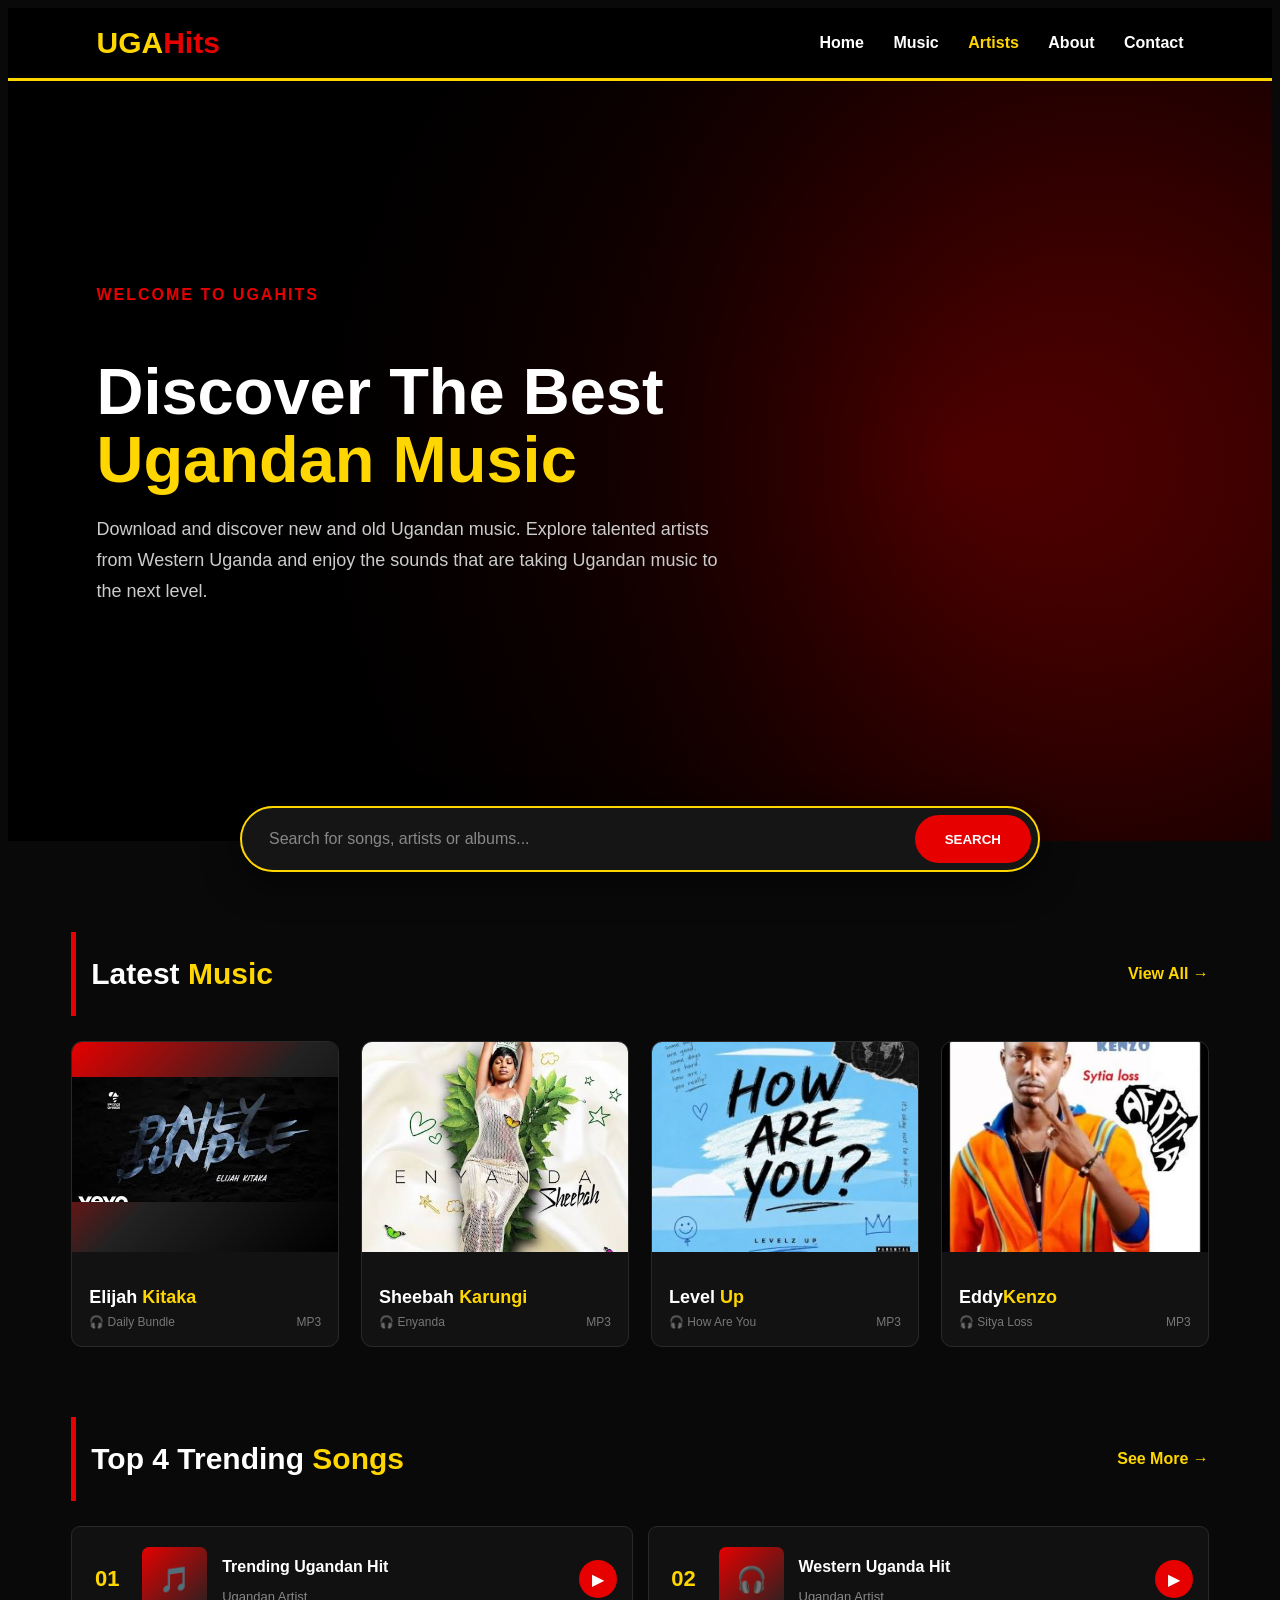
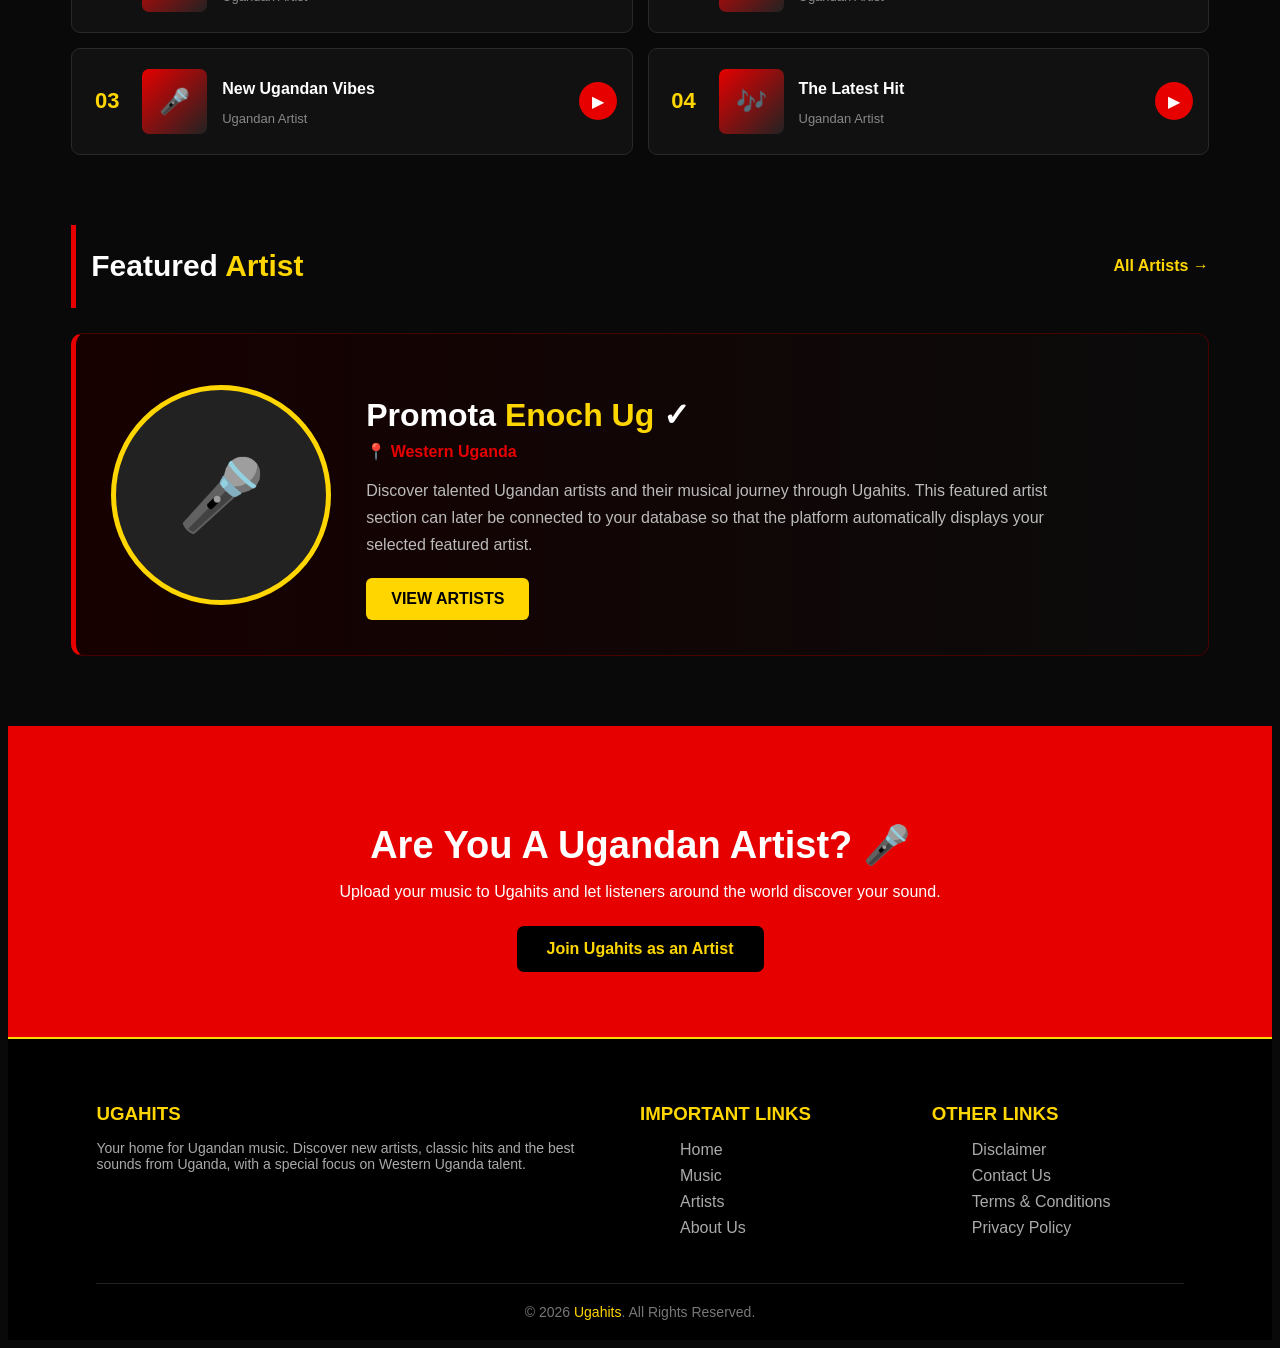
<file: index.html>
<!DOCTYPE html>
<html lang="en">
<head>
    <meta charset="UTF-8">
    <meta name="viewport" content="width=device-width, initial-scale=1.0">
    <style>
        <style>

         * {
            margin: 0;
            padding: 0;
            box-sizing: border-box;
            
        }

        body {
            background: #090909;
            color: #fff;
            font-family: Arial, Helvetica, sans-serif;
        }

        /* ================= HEADER ================= */

        header {
            background: #000;
            border-bottom: 3px solid #ffd600;
            padding: 18px 7%;
            display: flex;
            justify-content: space-between;
            align-items: center;
            position: sticky;
            top: 0;
            z-index: 1000;
        }

        .logo {
            font-size: 30px;
            font-weight: 900;
            color: #ffd600;
        }

        .logo span {
            color: #e60000;
        }

        nav a {
            color: #fff;
            text-decoration: none;
            margin-left: 25px;
            font-weight: bold;
            transition: 0.3s;
        }

        nav a:hover,
        nav a.active {
            color: #ffd600;
        }

        /* ================= HERO ================= */

        .hero {

            min-height: 620px;

            display: flex;
            align-items: center;

            padding: 70px 7%;

            background:
                linear-gradient(
                    90deg,
                    rgba(0,0,0,.96),
                    rgba(0,0,0,.78),
                    rgba(0,0,0,.35)
                ),
                radial-gradient(
                    circle at 75% 50%,
                    #b00000,
                    #000 65%
                );

        }

        .hero-content {
            max-width: 720px;
        }

        .hero-small {
            color: #e60000;
            font-weight: bold;
            letter-spacing: 2px;
            margin-bottom: 15px;
            text-transform: uppercase;
        }

        .hero h1 {
            font-size: 65px;
            line-height: 1.05;
            margin-bottom: 20px;
        }

        .hero h1 span {
            color: #ffd600;
        }

        .hero p {
            color: #ccc;
            font-size: 18px;
            line-height: 1.7;
            max-width: 650px;
            margin-bottom: 30px;
        }

        .btn-primary {
            background: #e60000;
            color: #fff;
            padding: 14px 28px;
            border-radius: 6px;
            text-decoration: none;
            font-weight: bold;
            transition: .3s;
        }

        .btn-primary:hover {
            background: #ffd600;
            color: #000;
        }

        .btn-secondary {
            background: #ffd600;
            color: #000;
            padding: 14px 28px;
            border-radius: 6px;
            text-decoration: none;
            font-weight: bold;
            transition: .3s;
        }

        .btn-secondary:hover {
            background: #fff;
        }


        /* ================= SEARCH ================= */

        .search-section {
            width: 90%;
            max-width: 800px;
            margin: -35px auto 60px;
            position: relative;
            z-index: 10;
        }

        .search-box {
            background: #151515;
            border: 2px solid #ffd600;
            padding: 7px;
            border-radius: 50px;

            display: flex;

            box-shadow: 0 10px 35px rgba(0,0,0,.6);
        }

        .search-box input {
            flex: 1;
            border: none;
            outline: none;
            background: transparent;
            color: #fff;
            padding: 15px 20px;
            font-size: 16px;
        }

        .search-box input::placeholder {
            color: #888;
        }

        .search-box button {
            border: none;
            background: #e60000;
            color: #fff;
            padding: 0 30px;
            border-radius: 40px;
            font-weight: bold;
            cursor: pointer;
            transition: .3s;
        }

        .search-box button:hover {
            background: #ffd600;
            color: #000;
        }


        /* ================= GENERAL SECTION ================= */

        .section {
            width: 90%;
            max-width: 1200px;
            margin: 0 auto 70px;
        }

        .section-header {

            display: flex;
            justify-content: space-between;
            align-items: center;

            margin-bottom: 25px;

            border-left: 5px solid #e60000;
            padding-left: 15px;
        }

        .section-header h2 {
            font-size: 30px;
        }

        .section-header h2 span {
            color: #ffd600;
        }

        .view-all {
            color: #ffd600;
            text-decoration: none;
            font-weight: bold;
        }

        .view-all:hover {
            color: #e60000;
        }


        /* ================= MUSIC GRID ================= */

        .music-grid {

            display: grid;

            grid-template-columns:
                repeat(4, 1fr);

            gap: 22px;
        }

        .music-card {

            background: #121212;

            border: 1px solid #292929;

            border-radius: 11px;

            overflow: hidden;

            transition: .3s;

        }

        .music-card:hover {

            transform: translateY(-7px);

            border-color: #ffd600;

            box-shadow:
                0 12px 30px rgba(0,0,0,.6);

        }


        .music-cover {

            height: 210px;

            background:
                linear-gradient(
                    135deg,
                    #e60000,
                    #222,
                    #000
                );

            display: flex;

            align-items: center;

            justify-content: center;

            position: relative;

            overflow: hidden;
        }

        .music-cover img {

            width: 100%;
            height: 100%;

            object-fit: cover;

        }

        .music-placeholder {

            font-size: 65px;
            color: #ffd600;

        }

        .play-button {

            position: absolute;

            width: 55px;
            height: 55px;

            border-radius: 50%;

            background: #ffd600;

            color: #000;

            display: flex;

            align-items: center;
            justify-content: center;

            font-size: 22px;

            opacity: 0;

            transform: scale(.8);

            transition: .3s;

        }

        .music-card:hover .play-button {

            opacity: 1;
            transform: scale(1);

        }


        .music-info {

            padding: 17px;

        }

        .music-info h3 {

            font-size: 18px;
            margin-bottom: 7px;

        }

        .music-info h3 span {
            color: #ffd600;
        }

        .music-info p {

            color: #888;
            font-size: 14px;
            margin-bottom: 13px;

        }

        .music-meta {

            display: flex;
            justify-content: space-between;

            color: #777;
            font-size: 12px;

        }


        /* ================= TRENDING ================= */

        .trending-list {

            display: grid;

            grid-template-columns:
                repeat(2, 1fr);

            gap: 15px;

        }

        .trend-item {

            background: #111;

            border: 1px solid #292929;

            border-radius: 9px;

            padding: 15px;

            display: flex;

            align-items: center;

            gap: 15px;

            transition: .3s;

        }

        .trend-item:hover {

            border-color: #e60000;
            transform: translateX(5px);

        }

        .rank {

            width: 40px;
            font-size: 22px;
            font-weight: bold;
            color: #ffd600;
            text-align: center;
        }

        .trend-cover {

            width: 65px;
            height: 65px;

            background:
                linear-gradient(
                    135deg,
                    #e60000,
                    #222
                );

            border-radius: 7px;

            display: flex;
            align-items: center;
            justify-content: center;

            font-size: 25px;

        }

        .trend-info {

            flex: 1;

        }

        .trend-info h3 {

            font-size: 16px;
            margin-bottom: 5px;

        }

        .trend-info p {

            color: #888;
            font-size: 13px;

        }

        .trend-play {

            width: 38px;
            height: 38px;

            border-radius: 50%;

            background: #e60000;

            display: flex;
            align-items: center;
            justify-content: center;

            color: #fff;

        }


        /* ================= FEATURED ARTIST ================= */

        .featured {

            background:
                linear-gradient(
                    90deg,
                    #170000,
                    #0b0b0b
                );

            border: 1px solid #470000;

            border-left: 5px solid #e60000;

            border-radius: 12px;

            padding: 35px;

            display: flex;

            align-items: center;

            gap: 35px;

        }

        .featured-image {

            width: 210px;
            height: 210px;

            border-radius: 50%;

            flex-shrink: 0;

            border: 5px solid #ffd600;

            background: #222;

            display: flex;
            align-items: center;
            justify-content: center;

            overflow: hidden;

        }

        .featured-image img {

            width: 100%;
            height: 100%;

            object-fit: cover;

        }

        .featured-placeholder {

            font-size: 70px;
            color: #e60000;

        }

        .featured-content h2 {

            font-size: 32px;
            margin-bottom: 8px;

        }

        .featured-content h2 span {

            color: #ffd600;

        }

        .featured-content .location {

            color: #e60000;

            font-weight: bold;

            margin-bottom: 15px;

        }

        .featured-content p {

            color: #bbb;

            line-height: 1.7;

            max-width: 700px;

            margin-bottom: 20px;

        }

        .featured-btn {

            display: inline-block;

            padding: 12px 25px;

            background: #ffd600;

            color: #000;

            text-decoration: none;

            border-radius: 6px;

            font-weight: bold;

        }


        /* ================= ARTIST CTA ================= */

        .artist-cta {

            background: #e60000;

            text-align: center;

            padding: 65px 20px;

        }

        .artist-cta h2 {

            font-size: 38px;

            margin-bottom: 12px;

        }

        .artist-cta p {

            color: #fff;

            margin-bottom: 25px;

        }

        .artist-cta a {

            display: inline-block;

            background: #000;

            color: #ffd600;

            padding: 14px 30px;

            border-radius: 7px;

            text-decoration: none;

            font-weight: bold;

            transition: .3s;

        }

        .artist-cta a:hover {

            background: #ffd600;
            color: #000;

        }


          /* FOOTER */
        footer {
            background: #000;
            border-top: 2px solid #ffd600;
            padding: 45px 7% 20px;
        }

        .footer-grid {
            display: grid;
            grid-template-columns: 2fr 1fr 1fr;
            gap: 40px;
            margin-bottom: 30px;
        }

        footer h3 {
            color: #ffd600;
            margin-bottom: 15px;
        }

        footer p {
            color: #aaa;
            font-size: 14px;
        }

        footer ul {
            list-style: none;
        }

        footer ul li {
            margin-bottom: 8px;
        }

        footer ul li a {
            color: #aaa;
            text-decoration: none;
            transition: .3s;
        }

        footer ul li a:hover {
            color: #ffd600;
        }

        .copyright {
            text-align: center;
            border-top: 1px solid #222;
            padding-top: 20px;
            color: #777;
            font-size: 14px;
        }

        .copyright span {
            color: #ffd600;
        }
        /* ================= MOBILE ================= */

        @media(max-width: 1000px) {

            .music-grid {
                grid-template-columns:
                    repeat(3, 1fr);
            }

            .footer-content {
                grid-template-columns:
                    2fr 1fr 1fr;
            }

        }


        @media(max-width: 750px) {

            header {

                flex-direction: column;
                gap: 15px;

            }

            nav {

                display: flex;
                flex-wrap: wrap;
                justify-content: center;

            }

            nav a {

                margin: 5px 8px;

            }

            .hero {

                min-height: 540px;
                padding: 60px 7%;

            }

            .hero h1 {

                font-size: 45px;

            }

            .music-grid {

                grid-template-columns:
                    repeat(2, 1fr);

            }

            .trending-list {

                grid-template-columns: 1fr;

            }

            .featured {

                flex-direction: column;
                text-align: center;

            }

            .footer-content {

                grid-template-columns:
                    repeat(2, 1fr);

            }

        }


        @media(max-width: 500px) {

            .hero h1 {

                font-size: 37px;

            }

            .hero p {

                font-size: 16px;

            }

            .search-box button {

                padding: 0 18px;

            }

            .music-grid {

                grid-template-columns: 1fr;

            }

            .music-cover {

                height: 260px;

            }

            .footer-content {

                grid-template-columns: 1fr;

            }

        }

    </style>
    </style>

    <title>Ugahits - Ugandan Music</title>
</head>


<body>


    <!-- ================= HEADER ================= -->
<header>

        <div class="logo">
            UGA<span>Hits</span>
        </div>

        <nav>
            <a href="index.html">Home</a>
            <a href="music.html">Music</a>
            <a href="artist.html" class="active">Artists</a>
            <a href="about.html">About</a>
            <a href="contact.html">Contact</a>
        </nav>
</header>


    <!-- ================= HERO ================= -->

    <section class="hero">

        <div class="hero-content">

            <div class="hero-small">
                Welcome To Ugahits
            </div>

            <h1>
                Discover The Best
                <span>Ugandan Music</span>
            </h1>

            <p>
                Download and discover new and old Ugandan music.
                Explore talented artists from Western Uganda and
                enjoy the sounds that are taking Ugandan music to
                the next level.
            </p>
        </div>

    </section>



    <!-- ================= SEARCH ================= -->

    <section class="search-section">

        <div class="search-box">

            <input
                type="text"
                id="searchInput"
                placeholder="Search for songs, artists or albums..."
            >

            <button onclick="performSearch()">
                SEARCH
            </button>

        </div>

    </section>



    <!-- ================= LATEST MUSIC ================= -->

    <section class="section">

        <div class="section-header">

            <h2>
                Latest <span>Music</span>
            </h2>

            <a href="music.html" class="view-all">
                View All →
            </a>

        </div>


        <div class="music-grid">


            <!-- MUSIC 1 -->

            <div class="music-card">

                <div class="music-cover">

                <div class="music-placeholder">
                        <img src="assets/song1.jpg" alt="">
                    </div>

                    <div class="play-button">
                        ▶
                    </div>

                </div>

                <div class="music-info">

                    <h3>
                        Elijah <span>Kitaka</span>
                    </h3>

                    <div class="music-meta">

                        <span>
                            🎧 Daily Bundle
                        </span>

                        <span>
                            MP3
                        </span>

                    </div>

                </div>

            </div>



            <!-- MUSIC 2 -->

            <div class="music-card">

                <div class="music-cover">

                    <div class="music-placeholder">
                        <img src="assets/song2.jpg" alt="">
                    </div>

                    <div class="play-button">
                        ▶
                    </div>

                </div>

                <div class="music-info">

                    <h3>
                        Sheebah <span>Karungi</span>
                    </h3>
                    <div class="music-meta">

                        <span>
                            🎧 Enyanda
                        </span>

                        <span>
                            MP3
                        </span>

                    </div>

                </div>

            </div>



            <!-- MUSIC 3 -->

            <div class="music-card">

                <div class="music-cover">

                    <div class="music-placeholder">
                        <img src="assets/song3.jpg" alt="">
                    </div>

                    <div class="play-button">
                        ▶
                    </div>

                </div>

                <div class="music-info">

                    <h3>
                        Level <span>Up</span>
                    </h3>
                     <div class="music-meta">

                        <span>
                            🎧 How Are You
                        </span>

                        <span>
                            MP3
                        </span>

                    </div>

                </div>

            </div>



            <!-- MUSIC 4 -->

            <div class="music-card">

                <div class="music-cover">

                    <div class="music-placeholder">
                        <img src="assets/song4.jpg" alt="">
                    </div>

                    <div class="play-button">
                        ▶
                    </div>

                </div>

                <div class="music-info">

                    <h3>
                        Eddy<span>Kenzo</span>
                    </h3>
                <div class="music-meta">

                        <span>
                            🎧 Sitya Loss
                        </span>

                        <span>
                            MP3
                        </span>

                    </div>

                </div>

            </div>


        </div>

    </section>



    <!-- ================= TRENDING ================= -->

    <section class="section">

        <div class="section-header">

            <h2>
                Top 4 Trending <span>Songs</span>
            </h2>

            <a href="music.html" class="view-all">
                See More →
            </a>

        </div>


        <div class="trending-list">


            <div class="trend-item">

                <div class="rank">
                    01
                </div>

                <div class="trend-cover">
                    🎵
                </div>

                <div class="trend-info">

                    <h3>
                        Trending Ugandan Hit
                    </h3>

                    <p>
                        Ugandan Artist
                    </p>

                </div>

                <div class="trend-play">
                    ▶
                </div>

            </div>



            <div class="trend-item">

                <div class="rank">
                    02
                </div>

                <div class="trend-cover">
                    🎧
                </div>

                <div class="trend-info">

                    <h3>
                        Western Uganda Hit
                    </h3>

                    <p>
                        Ugandan Artist
                    </p>

                </div>

                <div class="trend-play">
                    ▶
                </div>

            </div>



            <div class="trend-item">

                <div class="rank">
                    03
                </div>

                <div class="trend-cover">
                    🎤
                </div>

                <div class="trend-info">

                    <h3>
                        New Ugandan Vibes
                    </h3>

                    <p>
                        Ugandan Artist
                    </p>

                </div>

                <div class="trend-play">
                    ▶
                </div>

            </div>



            <div class="trend-item">

                <div class="rank">
                    04
                </div>

                <div class="trend-cover">
                    🎶
                </div>

                <div class="trend-info">

                    <h3>
                        The Latest Hit
                    </h3>

                    <p>
                        Ugandan Artist
                    </p>

                </div>

                <div class="trend-play">
                    ▶
                </div>

            </div>


        </div>

    </section>



    <!-- ================= FEATURED ARTIST ================= -->

    <section class="section">

        <div class="section-header">

            <h2>
                Featured <span>Artist</span>
            </h2>

            <a href="artists.html" class="view-all">
                All Artists →
            </a>

        </div>


        <div class="featured">

            <div class="featured-image">

                <!--
                Replace this with the artist's image:

                <img
                    src="images/artist.jpg"
                    alt="Featured Artist"
                >
                -->

                <div class="featured-placeholder">
                    🎤
                </div>

            </div>


            <div class="featured-content">

                <h2>
                    Promota <span>Enoch Ug</span> ✓
                </h2>

                <div class="location">
                    📍 Western Uganda
                </div>

                <p>

                    Discover talented Ugandan artists and their
                    musical journey through Ugahits. This featured
                    artist section can later be connected to your
                    database so that the platform automatically
                    displays your selected featured artist.

                </p>

                <a href="artist.html" class="featured-btn">
                    VIEW ARTISTS
                </a>

            </div>

        </div>

    </section>



    <!-- ================= ARTIST CTA ================= -->

    <section class="artist-cta">

        <h2>
            Are You A Ugandan Artist? 🎤
        </h2>

        <p>
            Upload your music to Ugahits and let listeners
            around the world discover your sound.
        </p>

        <a href="submit.html">
            Join Ugahits as an Artist
        </a>

    </section>



    <!-- FOOTER -->
    <footer>

        <div class="footer-grid">

            <div>
                <h3>UGAHITS</h3>

                <p>
                    Your home for Ugandan music. Discover new artists,
                    classic hits and the best sounds from Uganda,
                    with a special focus on Western Uganda talent.
                </p>
            </div>


            <div>

                <h3>IMPORTANT LINKS</h3>

                <ul>
                    <li><a href="index.html">Home</a></li>
                    <li><a href="music.html">Music</a></li>
                    <li><a href="artist.html">Artists</a></li>
                    <li><a href="about.html">About Us</a></li>
                </ul>

            </div>


            <div>

                <h3>OTHER LINKS</h3>

                <ul>
                    <li><a href="disclaimer.html">Disclaimer</a></li>
                    <li><a href="contact.html">Contact Us</a></li>
                    <li><a href="terms.html">Terms & Conditions</a></li>
                    <li><a href="privacy.html">Privacy Policy</a></li>
                </ul>

            </div>

        </div>


        <div class="copyright">

            © 2026 <span>Ugahits</span>.
            All Rights Reserved.

        </div>

    </footer>



    <!-- ================= JAVASCRIPT ================= -->

    <script>

        function performSearch() {

            const search =
                document
                .getElementById("searchInput")
                .value
                .trim();

            if (search === "") {

                alert("Please enter a song, artist or album to search.");

                return;

            }

            /*
                Later this can redirect to your
                real search page:

                window.location.href =
                    "search.php?q=" +
                    encodeURIComponent(search);
            */

            window.location.href =
                "music.html?search=" +
                encodeURIComponent(search);

        }

    </script>


</body>
</html>
</file>
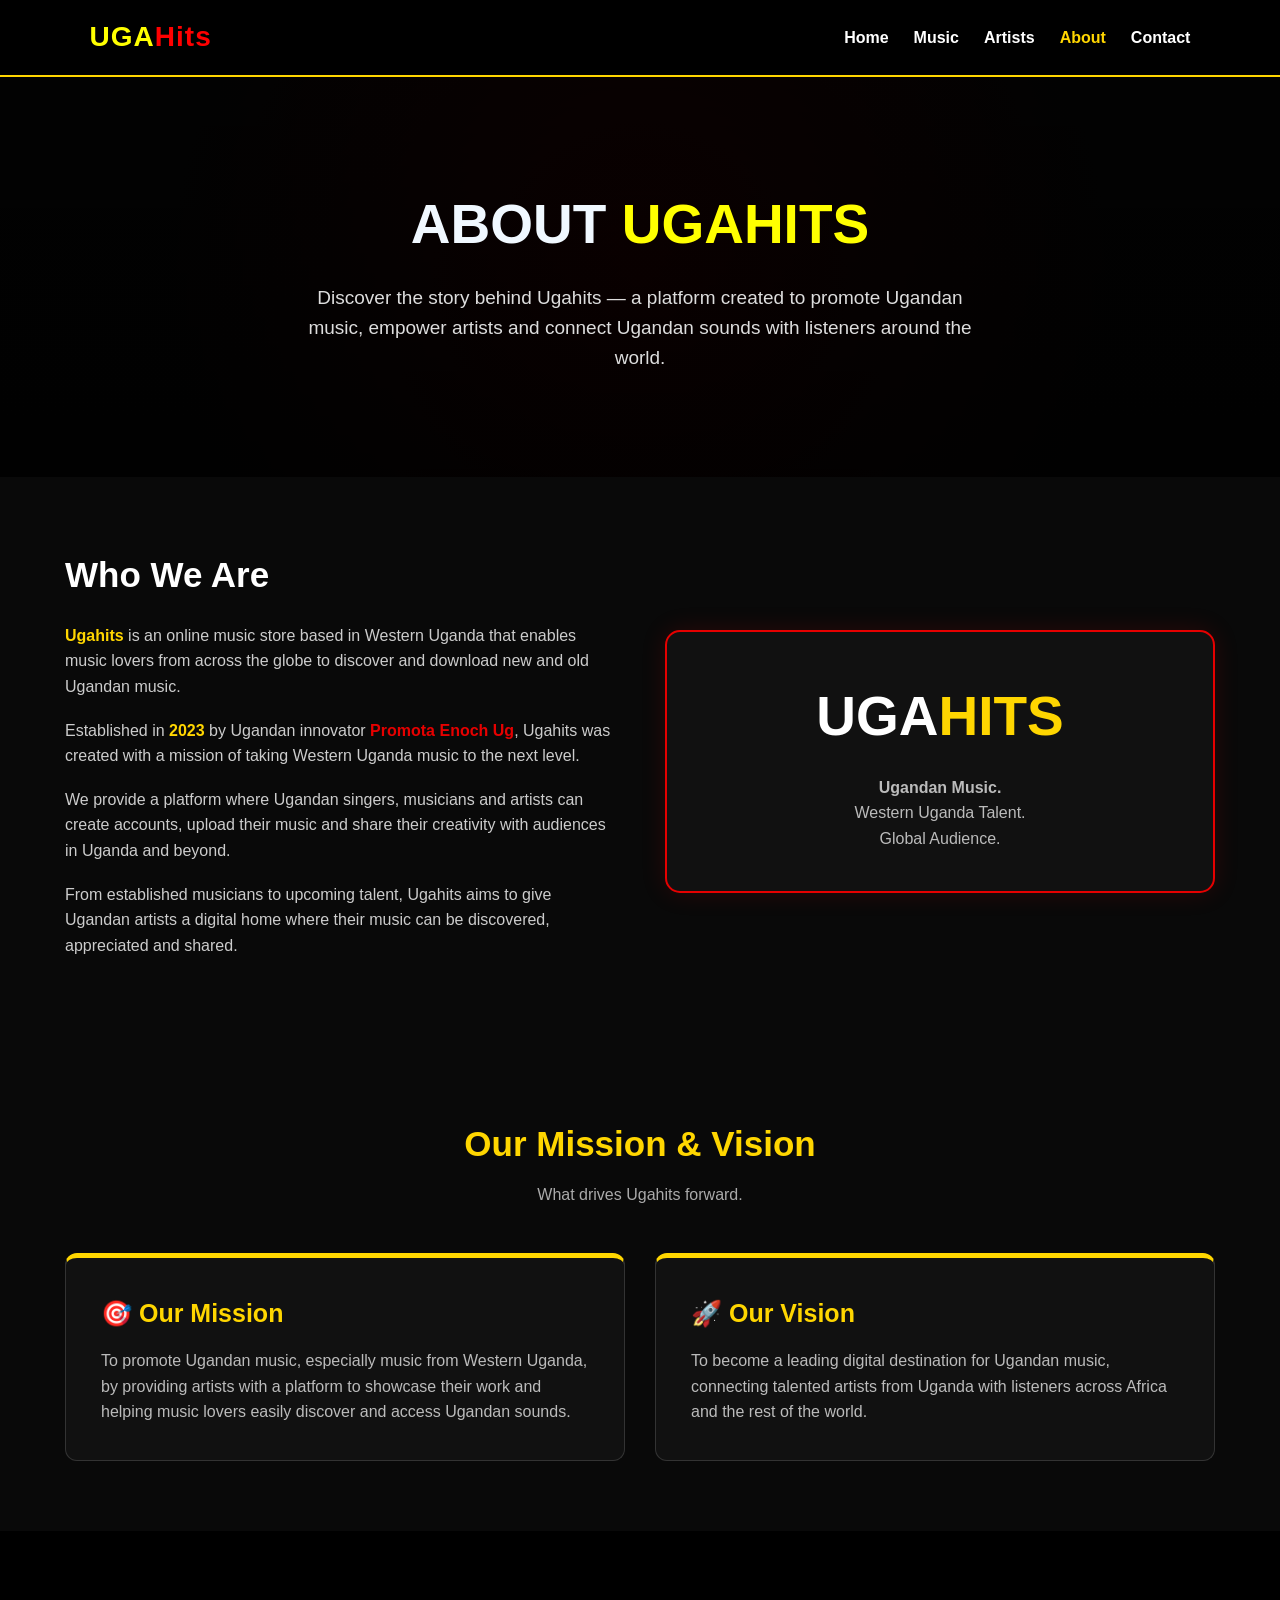
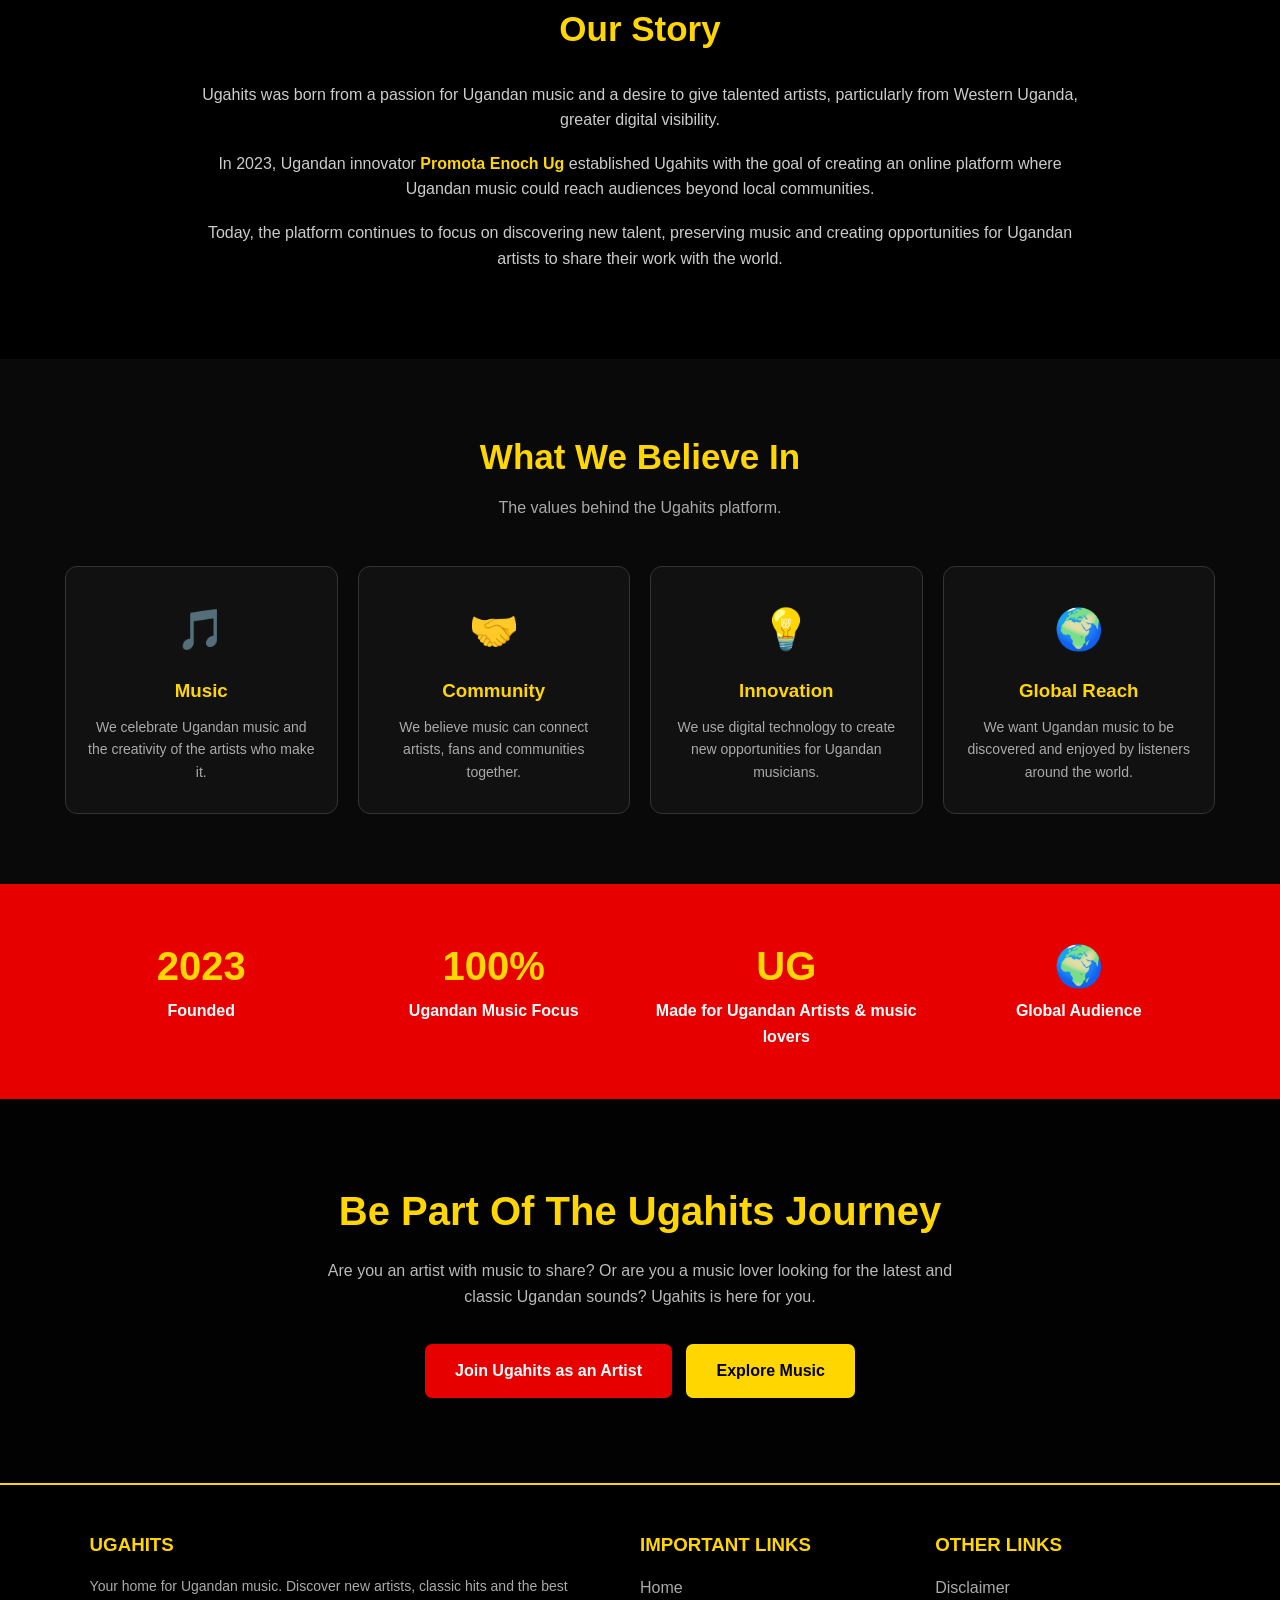
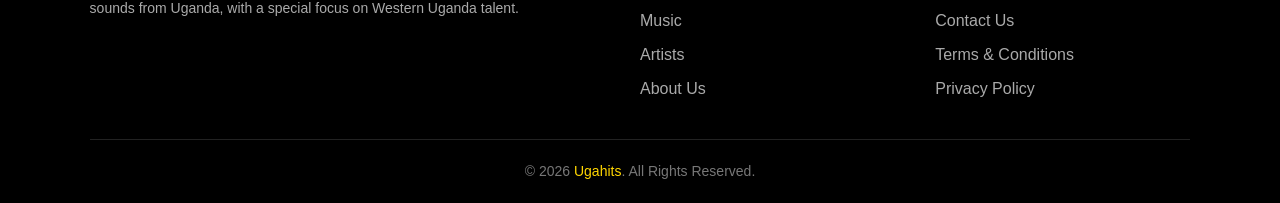
<file: about.html>
<!DOCTYPE html>
<html lang="en">
<head>
    <meta charset="UTF-8">
    <meta name="viewport" content="width=device-width, initial-scale=1.0">
    <title>About Us | Ugahits</title>

    <style>
        * {
            margin: 0;
            padding: 0;
            box-sizing: border-box;
            font-family: Arial, Helvetica, sans-serif;
        }

        body {
            background: #090909;
            color: #fff;
            line-height: 1.6;
        }

        /* HEADER */
        header {
            background: #000;
            border-bottom: 2px solid #ffd600;
            padding: 15px 7%;
            display: flex;
            justify-content: space-between;
            align-items: center;
            position: sticky;
            top: 0;
            z-index: 1000;
        }

        .logo {
            font-size: 28px;
            font-weight: 900;
            color: yellow;
            letter-spacing: 1px;
        }

        .logo span {
            color: red;
        }

        nav {
            display: flex;
            gap: 25px;
        }

        nav a {
            color: #fff;
            text-decoration: none;
            font-weight: bold;
            transition: 0.3s;
        }

        nav a:hover,
        nav a.active {
            color: #ffd600;
        }

        /* HERO */
        .hero {
            min-height: 400px;
            display: flex;
            justify-content: center;
            align-items: center;
            text-align: center;
            padding: 60px 20px;
            background:
                linear-gradient(rgba(0,0,0,.8), rgba(0,0,0,.9)),
                radial-gradient(circle at center, #3b0000, #090909 70%);
        }

        .hero-content {
            max-width: 850px;
        }

        .hero h1 {
            font-size: 55px;
            color: aliceblue;
            margin-bottom: 15px;
            text-transform: uppercase;
        }

        .hero h1 span {
            color: yellow;
        }

        .hero p {
            font-size: 19px;
            color: #ddd;
            max-width: 700px;
            margin: auto;
        }

        /* GENERAL */
        .container {
            width: 90%;
            max-width: 1150px;
            margin: auto;
        }

        section {
            padding: 70px 0;
        }

        .section-title {
            text-align: center;
            margin-bottom: 45px;
        }

        .section-title h2 {
            font-size: 35px;
            color: #ffd600;
            margin-bottom: 10px;
        }

        .section-title p {
            color: #aaa;
        }

        /* ABOUT INTRO */
        .about-intro {
            display: grid;
            grid-template-columns: 1fr 1fr;
            gap: 50px;
            align-items: center;
        }

        .about-text h2 {
            color: white;
            font-size: 35px;
            margin-bottom: 20px;
        }

        .about-text p {
            color: #ccc;
            margin-bottom: 18px;
            font-size: 16px;
        }

        .highlight {
            color: #ffd600;
            font-weight: bold;
        }

        .red-text {
            color: #e60000;
            font-weight: bold;
        }

        /* ABOUT BOX */
        .about-box {
            background: #111;
            border: 2px solid #e60000;
            border-radius: 15px;
            padding: 40px;
            text-align: center;
            box-shadow: 0 0 25px rgba(230, 0, 0, .15);
        }

        .about-box .big-logo {
            font-size: 55px;
            font-weight: 900;
            color: #fff;
            margin-bottom: 15px;
        }

        .big-logo span {
            color: #ffd600;
        }

        .about-box p {
            color: #bbb;
        }

        /* MISSION & VISION */
        .mission-grid {
            display: grid;
            grid-template-columns: repeat(2, 1fr);
            gap: 30px;
        }

        .mission-card {
            background: #111;
            border: 1px solid #333;
            border-top: 5px solid #ffd600;
            padding: 35px;
            border-radius: 12px;
            transition: .3s;
        }

        .mission-card:hover {
            transform: translateY(-6px);
            border-color: #ffd600;
        }

        .mission-card h3 {
            color: #ffd600;
            font-size: 25px;
            margin-bottom: 15px;
        }

        .mission-card p {
            color: #bbb;
        }

        /* STORY */
        .story {
            background: #000;
        }

        .story-content {
            max-width: 900px;
            margin: auto;
            text-align: center;
        }

        .story-content h2 {
            color: #ffd600;
            font-size: 35px;
            margin-bottom: 25px;
        }

        .story-content p {
            color: #ccc;
            margin-bottom: 18px;
        }

        /* VALUES */
        .values-grid {
            display: grid;
            grid-template-columns: repeat(4, 1fr);
            gap: 20px;
        }

        .value-card {
            background: #111;
            padding: 30px 20px;
            border-radius: 12px;
            text-align: center;
            border: 1px solid #333;
            transition: .3s;
        }

        .value-card:hover {
            transform: translateY(-6px);
            border-color: #e60000;
        }

        .value-icon {
            font-size: 40px;
            margin-bottom: 15px;
        }

        .value-card h3 {
            color: #ffd600;
            margin-bottom: 10px;
        }

        .value-card p {
            color: #aaa;
            font-size: 14px;
        }

        /* STATS */
        .stats {
            background: #e60000;
            padding: 50px 0;
        }

        .stats-grid {
            display: grid;
            grid-template-columns: repeat(4, 1fr);
            gap: 20px;
            text-align: center;
        }

        .stat h2 {
            font-size: 40px;
            color: #ffd600;
        }

        .stat p {
            color: #fff;
            font-weight: bold;
        }

        /* CTA */
        .cta {
            text-align: center;
            padding: 80px 20px;
            background:
                linear-gradient(rgba(0,0,0,.9), rgba(0,0,0,.9)),
                #111;
        }

        .cta h2 {
            color: #ffd600;
            font-size: 40px;
            margin-bottom: 15px;
        }

        .cta p {
            color: #bbb;
            max-width: 650px;
            margin: 0 auto 30px;
        }

        .btn {
            display: inline-block;
            background: #e60000;
            color: #fff;
            text-decoration: none;
            padding: 14px 30px;
            border-radius: 7px;
            font-weight: bold;
            margin: 5px;
            transition: .3s;
        }

        .btn:hover {
            background: #ffd600;
            color: #000;
        }

        .btn.yellow {
            background: #ffd600;
            color: #000;
        }

        .btn.yellow:hover {
            background: #e60000;
            color: #fff;
        }

        /* FOOTER */
        footer {
            background: #000;
            border-top: 2px solid #ffd600;
            padding: 45px 7% 20px;
        }

        .footer-grid {
            display: grid;
            grid-template-columns: 2fr 1fr 1fr;
            gap: 40px;
            margin-bottom: 30px;
        }

        footer h3 {
            color: #ffd600;
            margin-bottom: 15px;
        }

        footer p {
            color: #aaa;
            font-size: 14px;
        }

        footer ul {
            list-style: none;
        }

        footer ul li {
            margin-bottom: 8px;
        }

        footer ul li a {
            color: #aaa;
            text-decoration: none;
            transition: .3s;
        }

        footer ul li a:hover {
            color: #ffd600;
        }

        .copyright {
            text-align: center;
            border-top: 1px solid #222;
            padding-top: 20px;
            color: #777;
            font-size: 14px;
        }

        .copyright span {
            color: #ffd600;
        }

        /* MOBILE */
        @media (max-width: 900px) {

            header {
                flex-direction: column;
                gap: 15px;
            }

            nav {
                flex-wrap: wrap;
                justify-content: center;
                gap: 15px;
            }

            .hero h1 {
                font-size: 40px;
            }

            .about-intro,
            .mission-grid {
                grid-template-columns: 1fr;
            }

            .values-grid,
            .stats-grid {
                grid-template-columns: repeat(2, 1fr);
            }

            .footer-grid {
                grid-template-columns: 1fr;
            }
        }

        @media (max-width: 500px) {

            .hero h1 {
                font-size: 32px;
            }

            .hero p {
                font-size: 16px;
            }

            .values-grid,
            .stats-grid {
                grid-template-columns: 1fr;
            }

            .about-box {
                padding: 25px;
            }

            .cta h2 {
                font-size: 30px;
            }
        }
    </style>
</head>

<body>

    <!-- HEADER -->
    <header>
        <div class="logo">UGA<span>Hits</span></div>

        <nav>
            <a href="index.html">Home</a>
            <a href="music.html">Music</a>
            <a href="artist.html">Artists</a>
            <a href="about.html" class="active">About</a>
            <a href="contact.html">Contact</a>
        </nav>
    </header>


    <!-- HERO -->
    <section class="hero">
        <div class="hero-content">
            <h1>About <span>Ugahits</span></h1>

            <p>
                Discover the story behind Ugahits — a platform created
                to promote Ugandan music, empower artists and connect
                Ugandan sounds with listeners around the world.
            </p>
        </div>
    </section>


    <!-- ABOUT INTRO -->
    <section>
        <div class="container">

            <div class="about-intro">

                <div class="about-text">

                    <h2>Who We Are</h2>

                    <p>
                        <span class="highlight">Ugahits</span> is an online
                        music store based in Western Uganda that enables
                        music lovers from across the globe to discover
                        and download new and old Ugandan music.
                    </p>

                    <p>
                        Established in <span class="highlight">2023</span>
                        by Ugandan innovator
                        <span class="red-text">Promota Enoch Ug</span>,
                        Ugahits was created with a mission of taking
                        Western Uganda music to the next level.
                    </p>

                    <p>
                        We provide a platform where Ugandan singers,
                        musicians and artists can create accounts,
                        upload their music and share their creativity
                        with audiences in Uganda and beyond.
                    </p>

                    <p>
                        From established musicians to upcoming talent,
                        Ugahits aims to give Ugandan artists a digital
                        home where their music can be discovered,
                        appreciated and shared.
                    </p>

                </div>


                <div class="about-box">

                    <div class="big-logo">
                        UGA<span>HITS</span>
                    </div>

                    <p>
                        <strong>Ugandan Music.</strong><br>
                        Western Uganda Talent.<br>
                        Global Audience.
                    </p>

                </div>

            </div>

        </div>
    </section>


    <!-- MISSION & VISION -->
    <section>

        <div class="container">

            <div class="section-title">
                <h2>Our Mission & Vision</h2>
                <p>What drives Ugahits forward.</p>
            </div>

            <div class="mission-grid">

                <div class="mission-card">

                    <h3>🎯 Our Mission</h3>

                    <p>
                        To promote Ugandan music, especially music from
                        Western Uganda, by providing artists with a
                        platform to showcase their work and helping
                        music lovers easily discover and access
                        Ugandan sounds.
                    </p>

                </div>


                <div class="mission-card">

                    <h3>🚀 Our Vision</h3>

                    <p>
                        To become a leading digital destination for
                        Ugandan music, connecting talented artists
                        from Uganda with listeners across Africa and
                        the rest of the world.
                    </p>

                </div>

            </div>

        </div>

    </section>


    <!-- OUR STORY -->
    <section class="story">

        <div class="container">

            <div class="story-content">

                <h2>Our Story</h2>

                <p>
                    Ugahits was born from a passion for Ugandan music
                    and a desire to give talented artists, particularly
                    from Western Uganda, greater digital visibility.
                </p>

                <p>
                    In 2023, Ugandan innovator
                    <strong class="highlight">Promota Enoch Ug</strong>
                    established Ugahits with the goal of creating an
                    online platform where Ugandan music could reach
                    audiences beyond local communities.
                </p>

                <p>
                    Today, the platform continues to focus on discovering
                    new talent, preserving music and creating opportunities
                    for Ugandan artists to share their work with the world.
                </p>

            </div>

        </div>

    </section>


    <!-- OUR VALUES -->
    <section>

        <div class="container">

            <div class="section-title">
                <h2>What We Believe In</h2>
                <p>The values behind the Ugahits platform.</p>
            </div>


            <div class="values-grid">

                <div class="value-card">
                    <div class="value-icon">🎵</div>
                    <h3>Music</h3>
                    <p>
                        We celebrate Ugandan music and the creativity
                        of the artists who make it.
                    </p>
                </div>


                <div class="value-card">
                    <div class="value-icon">🤝</div>
                    <h3>Community</h3>
                    <p>
                        We believe music can connect artists, fans and
                        communities together.
                    </p>
                </div>


                <div class="value-card">
                    <div class="value-icon">💡</div>
                    <h3>Innovation</h3>
                    <p>
                        We use digital technology to create new
                        opportunities for Ugandan musicians.
                    </p>
                </div>


                <div class="value-card">
                    <div class="value-icon">🌍</div>
                    <h3>Global Reach</h3>
                    <p>
                        We want Ugandan music to be discovered and
                        enjoyed by listeners around the world.
                    </p>
                </div>

            </div>

        </div>

    </section>


    <!-- STATS -->
    <section class="stats">

        <div class="container">

            <div class="stats-grid">

                <div class="stat">
                    <h2>2023</h2>
                    <p>Founded</p>
                </div>

                <div class="stat">
                    <h2>100%</h2>
                    <p>Ugandan Music Focus</p>
                </div>

                <div class="stat">
                    <h2>UG</h2>
                    <p>Made for Ugandan Artists & music lovers</p>
                </div>

                <div class="stat">
                    <h2>🌍</h2>
                    <p>Global Audience</p>
                </div>

            </div>

        </div>

    </section>


    <!-- CTA -->
    <section class="cta">

        <h2>Be Part Of The Ugahits Journey</h2>

        <p>
            Are you an artist with music to share?
            Or are you a music lover looking for the latest
            and classic Ugandan sounds?
            Ugahits is here for you.
        </p>

        <a href="submit.html" class="btn">
            Join Ugahits as an Artist
        </a>

        <a href="music.html" class="btn yellow">
            Explore Music
        </a>

    </section>


    <!-- FOOTER -->
    <footer>

        <div class="footer-grid">

            <div>
                <h3>UGAHITS</h3>

                <p>
                    Your home for Ugandan music. Discover new artists,
                    classic hits and the best sounds from Uganda,
                    with a special focus on Western Uganda talent.
                </p>
            </div>


            <div>

                <h3>IMPORTANT LINKS</h3>

                <ul>
                    <li><a href="index.html">Home</a></li>
                    <li><a href="music.html">Music</a></li>
                    <li><a href="artist.html">Artists</a></li>
                    <li><a href="about.html">About Us</a></li>
                </ul>

            </div>


            <div>

                <h3>OTHER LINKS</h3>

                <ul>
                    <li><a href="disclaimer.html">Disclaimer</a></li>
                    <li><a href="contact.html">Contact Us</a></li>
                    <li><a href="terms.html">Terms & Conditions</a></li>
                    <li><a href="privacy.html">Privacy Policy</a></li>
                </ul>

            </div>

        </div>


        <div class="copyright">

            © 2026 <span>Ugahits</span>.
            All Rights Reserved.

        </div>

    </footer>

</body>
</html>
</file>
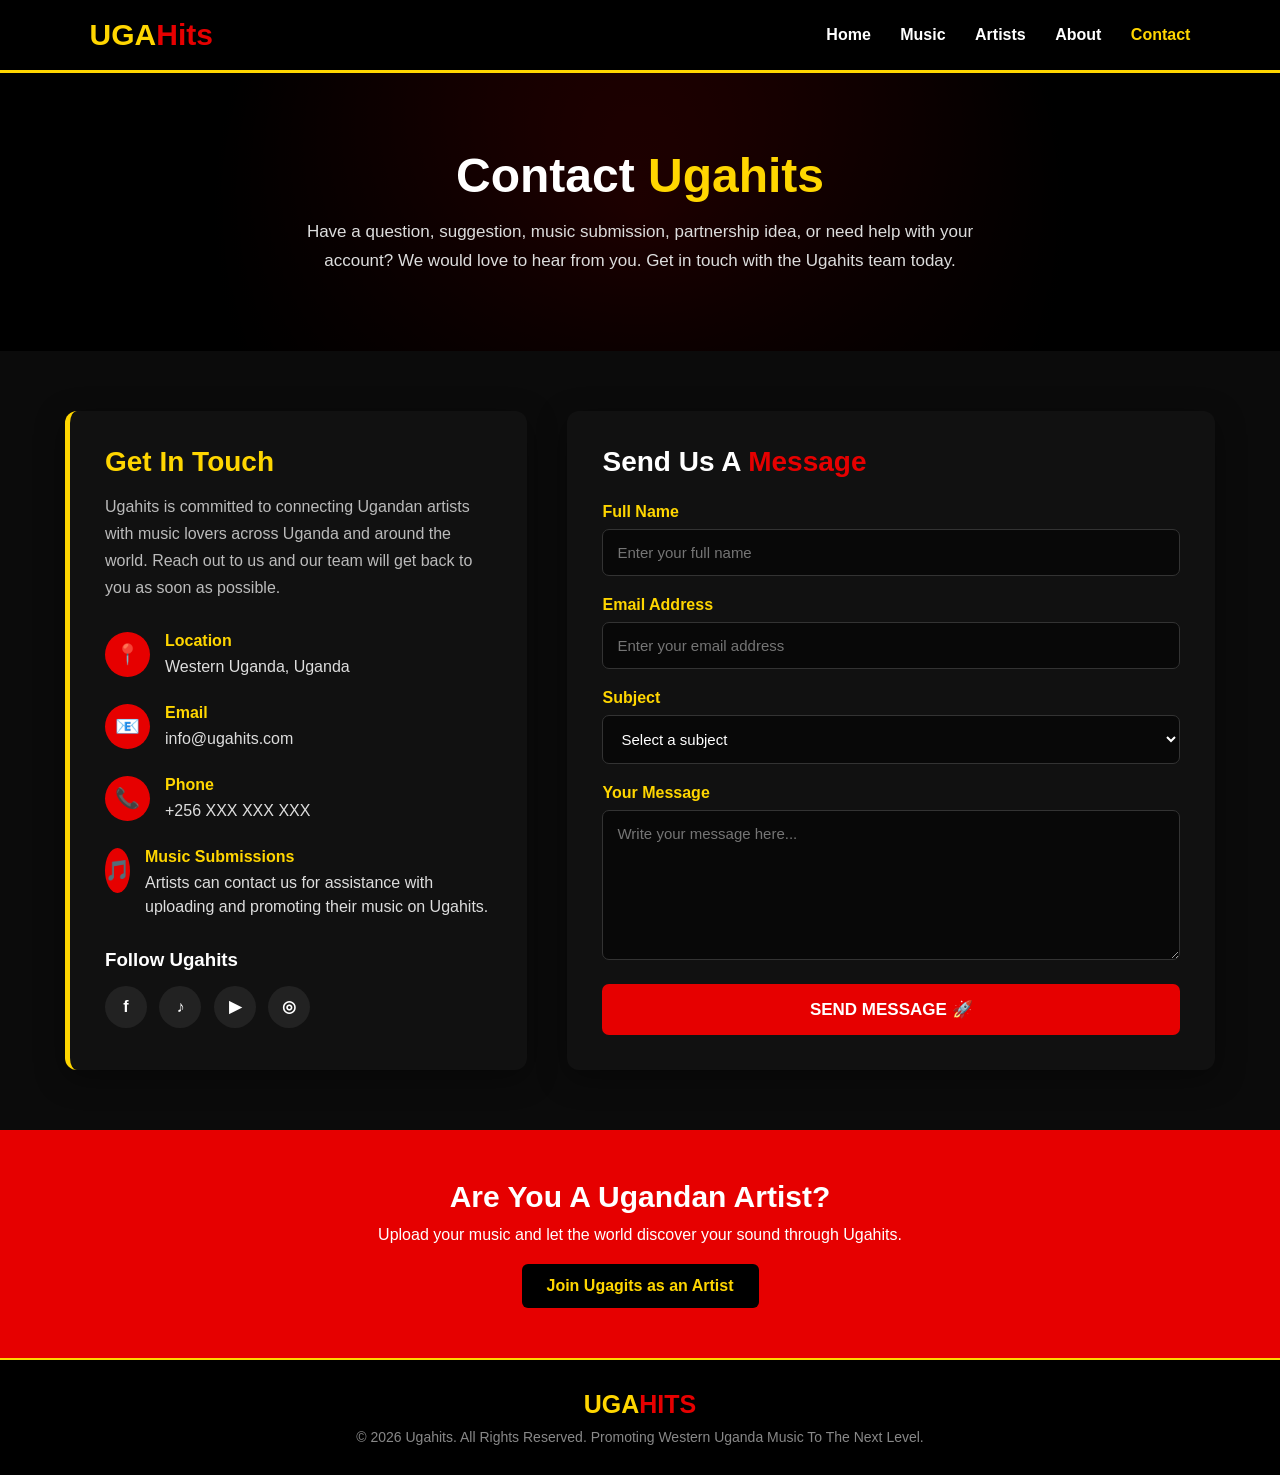
<file: contact.html>
<!DOCTYPE html>
<html lang="en">
<head>
    <meta charset="UTF-8">
    <meta name="viewport" content="width=device-width, initial-scale=1.0">
    <title>Contact Us - Ugahits</title>

    <style>
        * {
            margin: 0;
            padding: 0;
            box-sizing: border-box;
            font-family: Arial, Helvetica, sans-serif;
        }

        body {
            background: #0b0b0b;
            color: #fff;
        }

        /* HEADER */
        header {
            background: #000;
            border-bottom: 3px solid #ffd600;
            padding: 18px 7%;
            display: flex;
            justify-content: space-between;
            align-items: center;
            position: sticky;
            top: 0;
            z-index: 100;
        }

        .logo {
            font-size: 30px;
            font-weight: 900;
            color: #ffd600;
        }

        .logo span {
            color: #e60000;
        }

        nav a {
            color: white;
            text-decoration: none;
            margin-left: 25px;
            font-weight: bold;
            transition: 0.3s;
        }

        nav a:hover,
        nav a.active {
            color: #ffd600;
        }

        /* HERO */
        .hero {
            background: linear-gradient(
                rgba(0,0,0,0.78),
                rgba(0,0,0,0.9)
            ),
            radial-gradient(circle at center, #b30000, #000 65%);
            text-align: center;
            padding: 75px 20px;
        }

        .hero h1 {
            font-size: 48px;
            margin-bottom: 15px;
        }

        .hero h1 span {
            color: #ffd600;
        }

        .hero p {
            color: #ddd;
            max-width: 700px;
            margin: auto;
            font-size: 17px;
            line-height: 1.7;
        }

        /* CONTACT SECTION */
        .contact-section {
            width: 90%;
            max-width: 1150px;
            margin: 60px auto;
            display: grid;
            grid-template-columns: 1fr 1.4fr;
            gap: 40px;
        }

        /* CONTACT INFO */
        .contact-info {
            background: #111;
            padding: 35px;
            border-radius: 12px;
            border-left: 5px solid #ffd600;
            box-shadow: 0 8px 30px rgba(0,0,0,0.4);
        }

        .contact-info h2 {
            color: #ffd600;
            margin-bottom: 15px;
            font-size: 28px;
        }

        .contact-info > p {
            color: #bbb;
            line-height: 1.7;
            margin-bottom: 30px;
        }

        .info-box {
            display: flex;
            align-items: flex-start;
            gap: 15px;
            margin-bottom: 25px;
        }

        .icon {
            width: 45px;
            height: 45px;
            background: #e60000;
            border-radius: 50%;
            display: flex;
            align-items: center;
            justify-content: center;
            font-size: 20px;
        }

        .info-box h4 {
            color: #ffd600;
            margin-bottom: 5px;
        }

        .info-box p {
            color: #ddd;
            line-height: 1.5;
        }

        /* SOCIALS */
        .socials {
            margin-top: 30px;
        }

        .socials h3 {
            color: #fff;
            margin-bottom: 15px;
        }

        .socials a {
            display: inline-flex;
            width: 42px;
            height: 42px;
            background: #222;
            color: white;
            align-items: center;
            justify-content: center;
            border-radius: 50%;
            text-decoration: none;
            margin-right: 8px;
            font-weight: bold;
            transition: 0.3s;
        }

        .socials a:hover {
            background: #e60000;
            color: #ffd600;
            transform: translateY(-3px);
        }

        /* FORM */
        .contact-form {
            background: #111;
            padding: 35px;
            border-radius: 12px;
            box-shadow: 0 8px 30px rgba(0,0,0,0.4);
        }

        .contact-form h2 {
            font-size: 28px;
            margin-bottom: 25px;
            color: #fff;
        }

        .contact-form h2 span {
            color: #e60000;
        }

        .form-group {
            margin-bottom: 20px;
        }

        .form-group label {
            display: block;
            margin-bottom: 8px;
            color: #ffd600;
            font-weight: bold;
        }

        .form-group input,
        .form-group textarea,
        .form-group select {
            width: 100%;
            padding: 14px;
            background: #080808;
            color: white;
            border: 1px solid #333;
            border-radius: 7px;
            outline: none;
            font-size: 15px;
            transition: 0.3s;
        }

        .form-group input:focus,
        .form-group textarea:focus,
        .form-group select:focus {
            border-color: #ffd600;
            box-shadow: 0 0 5px rgba(255,214,0,0.3);
        }

        .form-group textarea {
            height: 150px;
            resize: vertical;
        }

        .submit-btn {
            width: 100%;
            padding: 15px;
            background: #e60000;
            color: white;
            border: none;
            border-radius: 7px;
            font-size: 17px;
            font-weight: bold;
            cursor: pointer;
            transition: 0.3s;
        }

        .submit-btn:hover {
            background: #ffd600;
            color: #000;
        }

        /* CTA */
        .cta {
            background: #e60000;
            text-align: center;
            padding: 50px 20px;
            margin-top: 50px;
        }

        .cta h2 {
            font-size: 30px;
            margin-bottom: 12px;
        }

        .cta p {
            margin-bottom: 20px;
        }

        .cta a {
            display: inline-block;
            background: #000;
            color: #ffd600;
            text-decoration: none;
            padding: 13px 25px;
            border-radius: 6px;
            font-weight: bold;
        }

        /* FOOTER */
        footer {
            background: #000;
            padding: 30px 20px;
            text-align: center;
            border-top: 2px solid #ffd600;
        }

        footer .footer-logo {
            color: #ffd600;
            font-size: 25px;
            font-weight: bold;
            margin-bottom: 10px;
        }

        footer .footer-logo span {
            color: #e60000;
        }

        footer p {
            color: #888;
            font-size: 14px;
        }

        /* MOBILE */
        @media (max-width: 800px) {
            header {
                flex-direction: column;
                gap: 15px;
            }

            nav a {
                margin: 0 8px;
                font-size: 14px;
            }

            .hero {
                padding: 55px 20px;
            }

            .hero h1 {
                font-size: 36px;
            }

            .contact-section {
                grid-template-columns: 1fr;
                width: 92%;
            }
        }

        @media (max-width: 480px) {
            nav {
                display: flex;
                flex-wrap: wrap;
                justify-content: center;
                gap: 8px;
            }

            nav a {
                margin: 0 4px;
            }

            .contact-info,
            .contact-form {
                padding: 25px 20px;
            }

            .hero h1 {
                font-size: 30px;
            }
        }
    </style>
</head>

<body>

    <!-- HEADER -->
    <header>
        <div class="logo">UGA<span>Hits</span></div>

        <nav>
            <a href="index.html">Home</a>
            <a href="music.html">Music</a>
            <a href="artist.html">Artists</a>
            <a href="about.html">About</a>
            <a href="contact.html" class="active">Contact</a>
        </nav>
    </header>


    <!-- HERO -->
    <section class="hero">
        <h1>Contact <span>Ugahits</span></h1>

        <p>
            Have a question, suggestion, music submission, partnership idea,
            or need help with your account? We would love to hear from you.
            Get in touch with the Ugahits team today.
        </p>
    </section>


    <!-- CONTACT SECTION -->
    <section class="contact-section">

        <!-- CONTACT INFORMATION -->
        <div class="contact-info">

            <h2>Get In Touch</h2>

            <p>
                Ugahits is committed to connecting Ugandan artists with music
                lovers across Uganda and around the world. Reach out to us and
                our team will get back to you as soon as possible.
            </p>

            <div class="info-box">
                <div class="icon">📍</div>

                <div>
                    <h4>Location</h4>
                    <p>Western Uganda, Uganda</p>
                </div>
            </div>

            <div class="info-box">
                <div class="icon">📧</div>

                <div>
                    <h4>Email</h4>
                    <p>info@ugahits.com</p>
                </div>
            </div>

            <div class="info-box">
                <div class="icon">📞</div>

                <div>
                    <h4>Phone</h4>
                    <p>+256 XXX XXX XXX</p>
                </div>
            </div>

            <div class="info-box">
                <div class="icon">🎵</div>

                <div>
                    <h4>Music Submissions</h4>
                    <p>
                        Artists can contact us for assistance with uploading
                        and promoting their music on Ugahits.
                    </p>
                </div>
            </div>


            <!-- SOCIAL MEDIA -->
            <div class="socials">
                <h3>Follow Ugahits</h3>

                <a href="#" title="Facebook">f</a>
                <a href="#" title="TikTok">♪</a>
                <a href="#" title="YouTube">▶</a>
                <a href="#" title="Instagram">◎</a>
            </div>

        </div>


        <!-- CONTACT FORM -->
        <div class="contact-form">

            <h2>Send Us A <span>Message</span></h2>

            <form action="#" method="POST">

                <div class="form-group">
                    <label for="name">Full Name</label>

                    <input
                        type="text"
                        id="name"
                        name="name"
                        placeholder="Enter your full name"
                        required
                    >
                </div>


                <div class="form-group">
                    <label for="email">Email Address</label>

                    <input
                        type="email"
                        id="email"
                        name="email"
                        placeholder="Enter your email address"
                        required
                    >
                </div>


                <div class="form-group">
                    <label for="subject">Subject</label>

                    <select id="subject" name="subject" required>
                        <option value="">Select a subject</option>
                        <option value="general">General Inquiry</option>
                        <option value="music-submission">Music Submission</option>
                        <option value="artist-account">Artist Account</option>
                        <option value="technical">Technical Support</option>
                        <option value="partnership">Partnership</option>
                        <option value="advertising">Advertising</option>
                        <option value="other">Other</option>
                    </select>
                </div>


                <div class="form-group">
                    <label for="message">Your Message</label>

                    <textarea
                        id="message"
                        name="message"
                        placeholder="Write your message here..."
                        required
                    ></textarea>
                </div>


                <button type="submit" class="submit-btn">
                    SEND MESSAGE 🚀
                </button>

            </form>

        </div>

    </section>


    <!-- CALL TO ACTION -->
    <section class="cta">

        <h2>Are You A Ugandan Artist?</h2>

        <p>
            Upload your music and let the world discover your sound through Ugahits.
        </p>

        <a href="submit.html">Join Ugagits as an Artist</a>

    </section>


    <!-- FOOTER -->
    <footer>

        <div class="footer-logo">
            UGA<span>HITS</span>
        </div>

        <p>
            © 2026 Ugahits. All Rights Reserved.
            Promoting Western Uganda Music To The Next Level.
        </p>

    </footer>

</body>
</html>
</file>
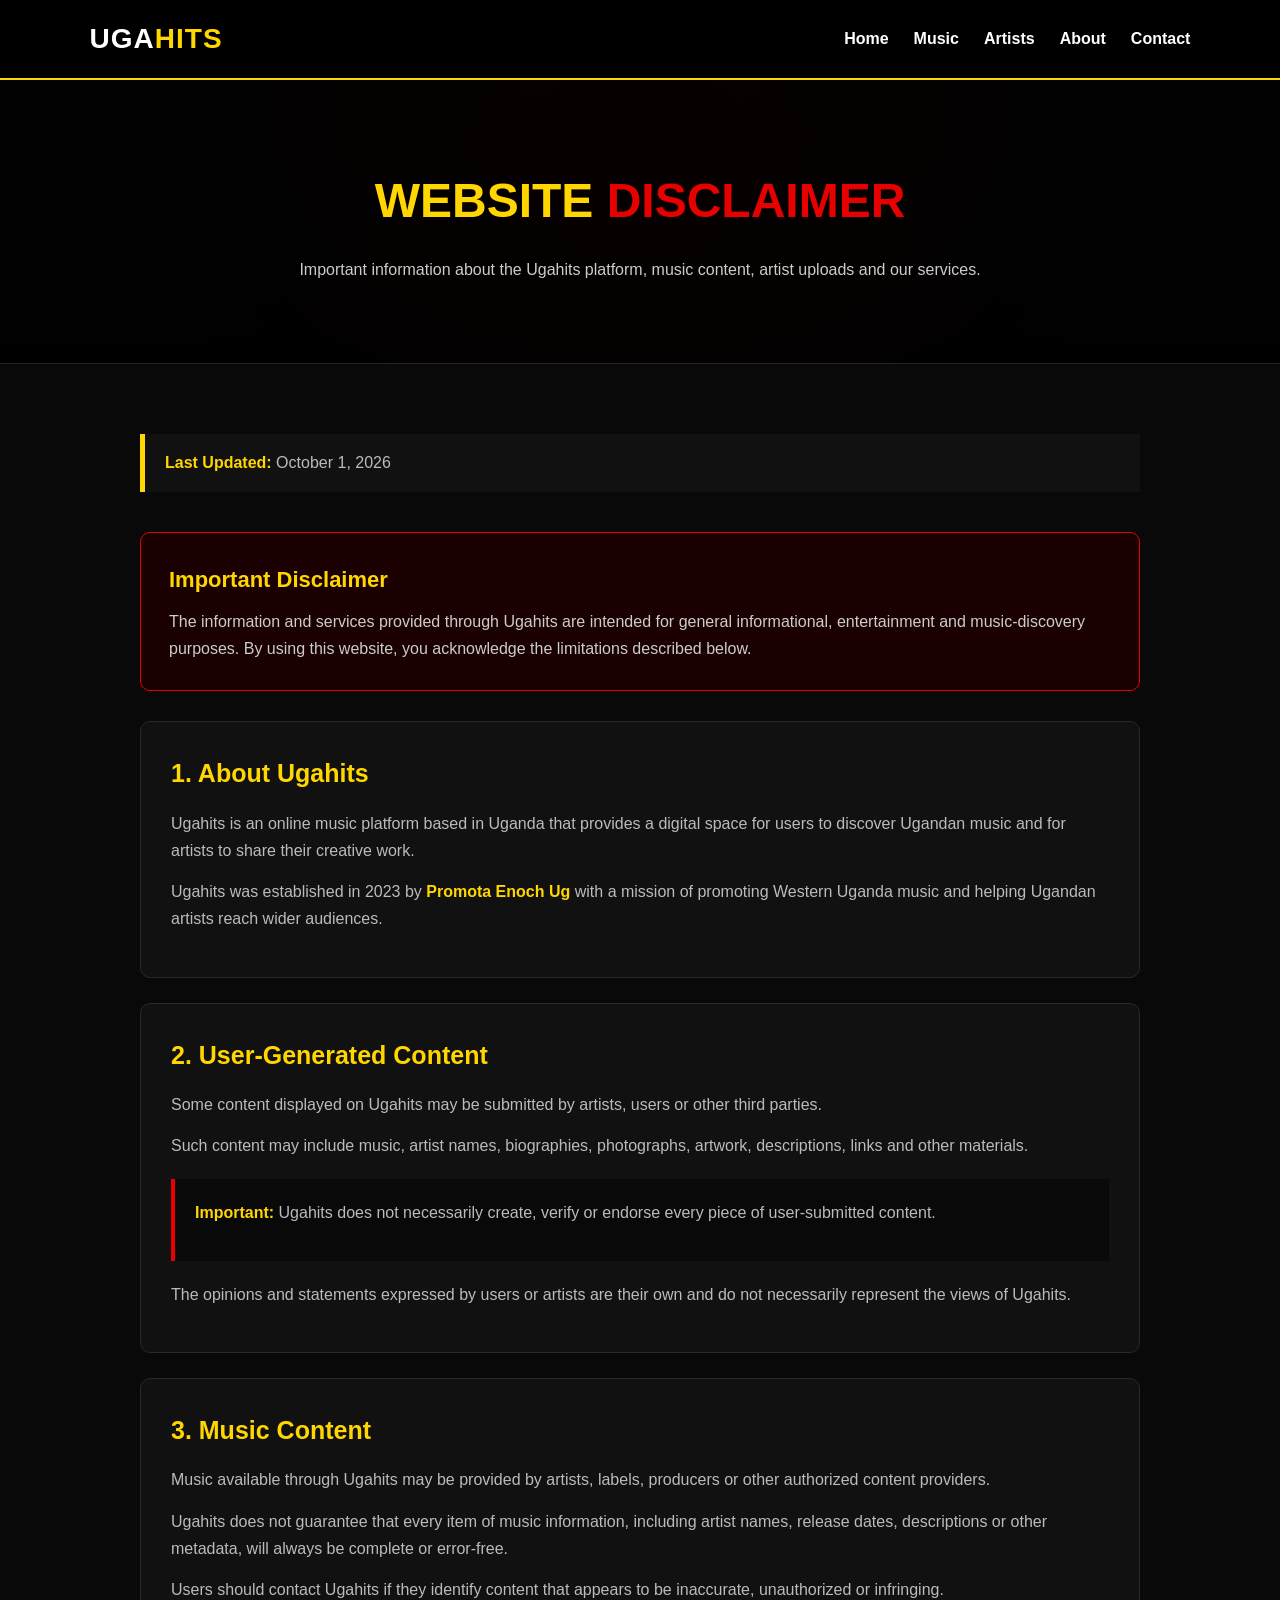
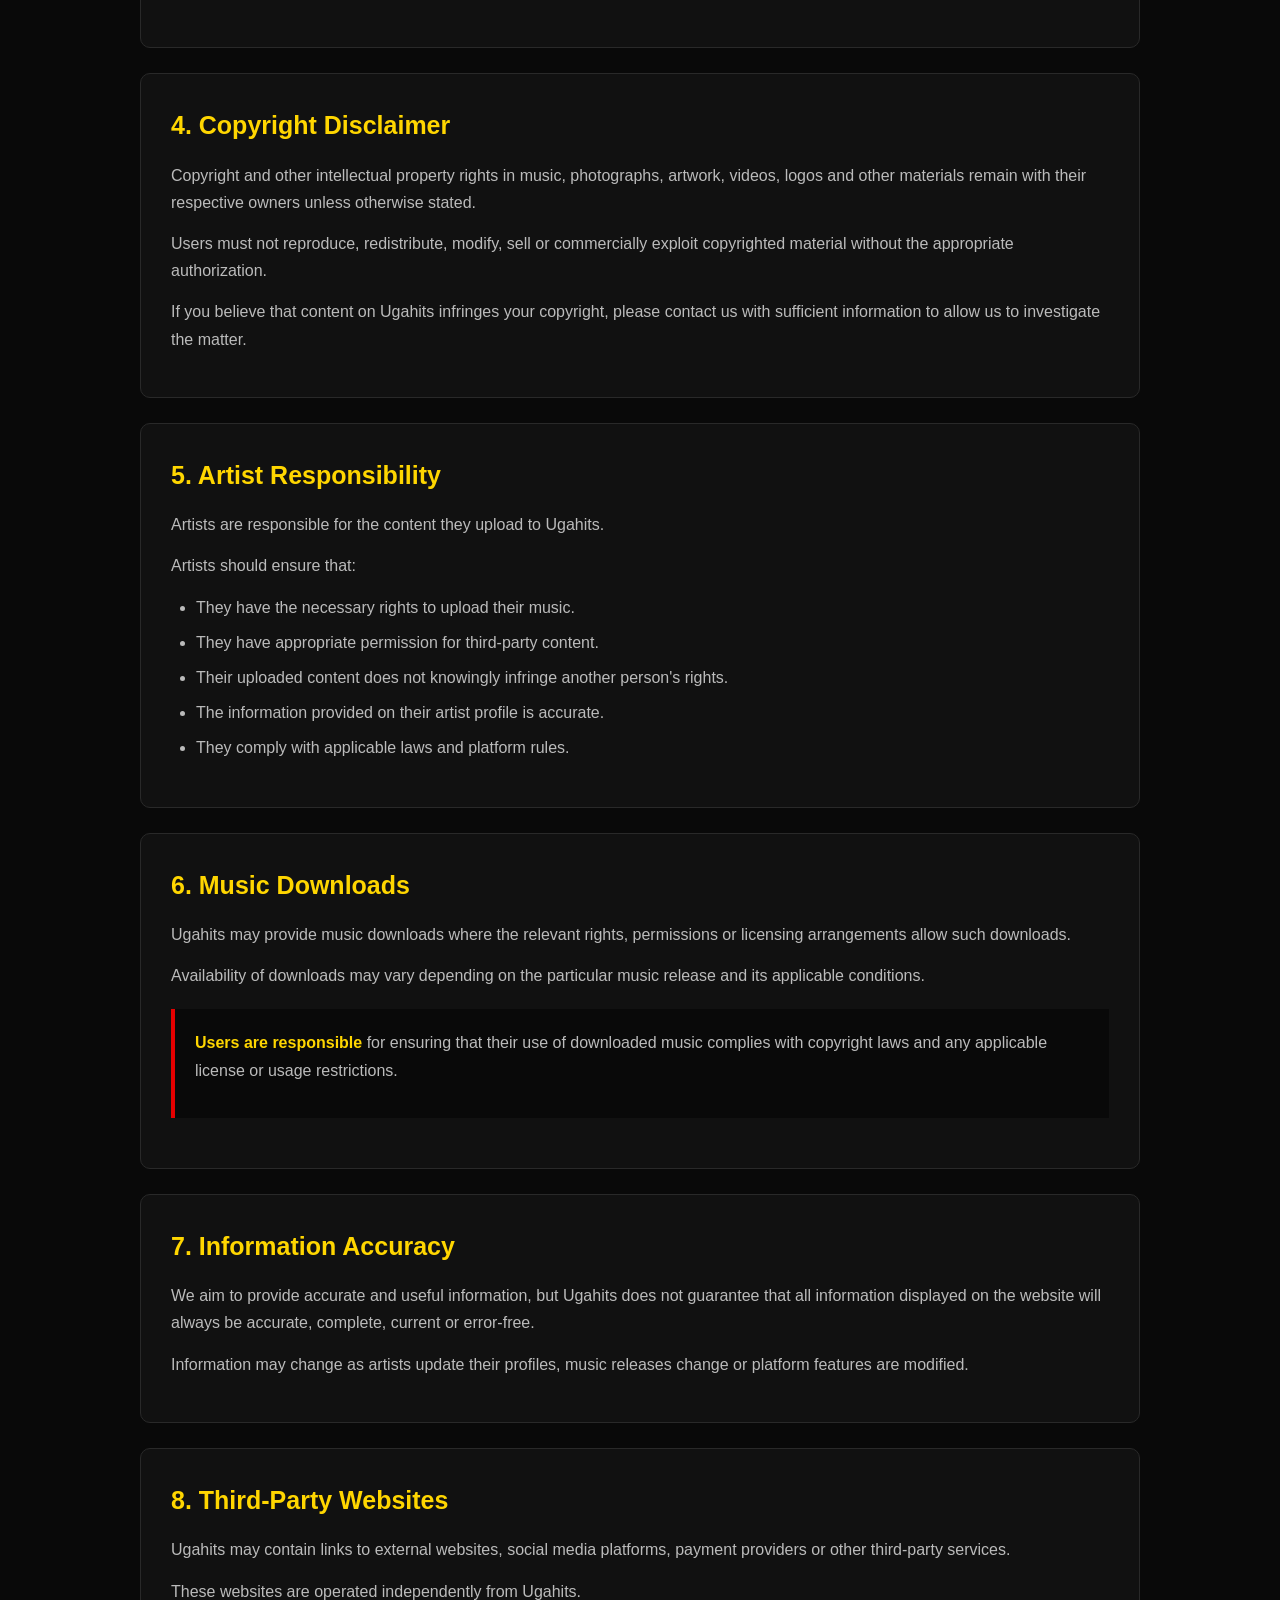
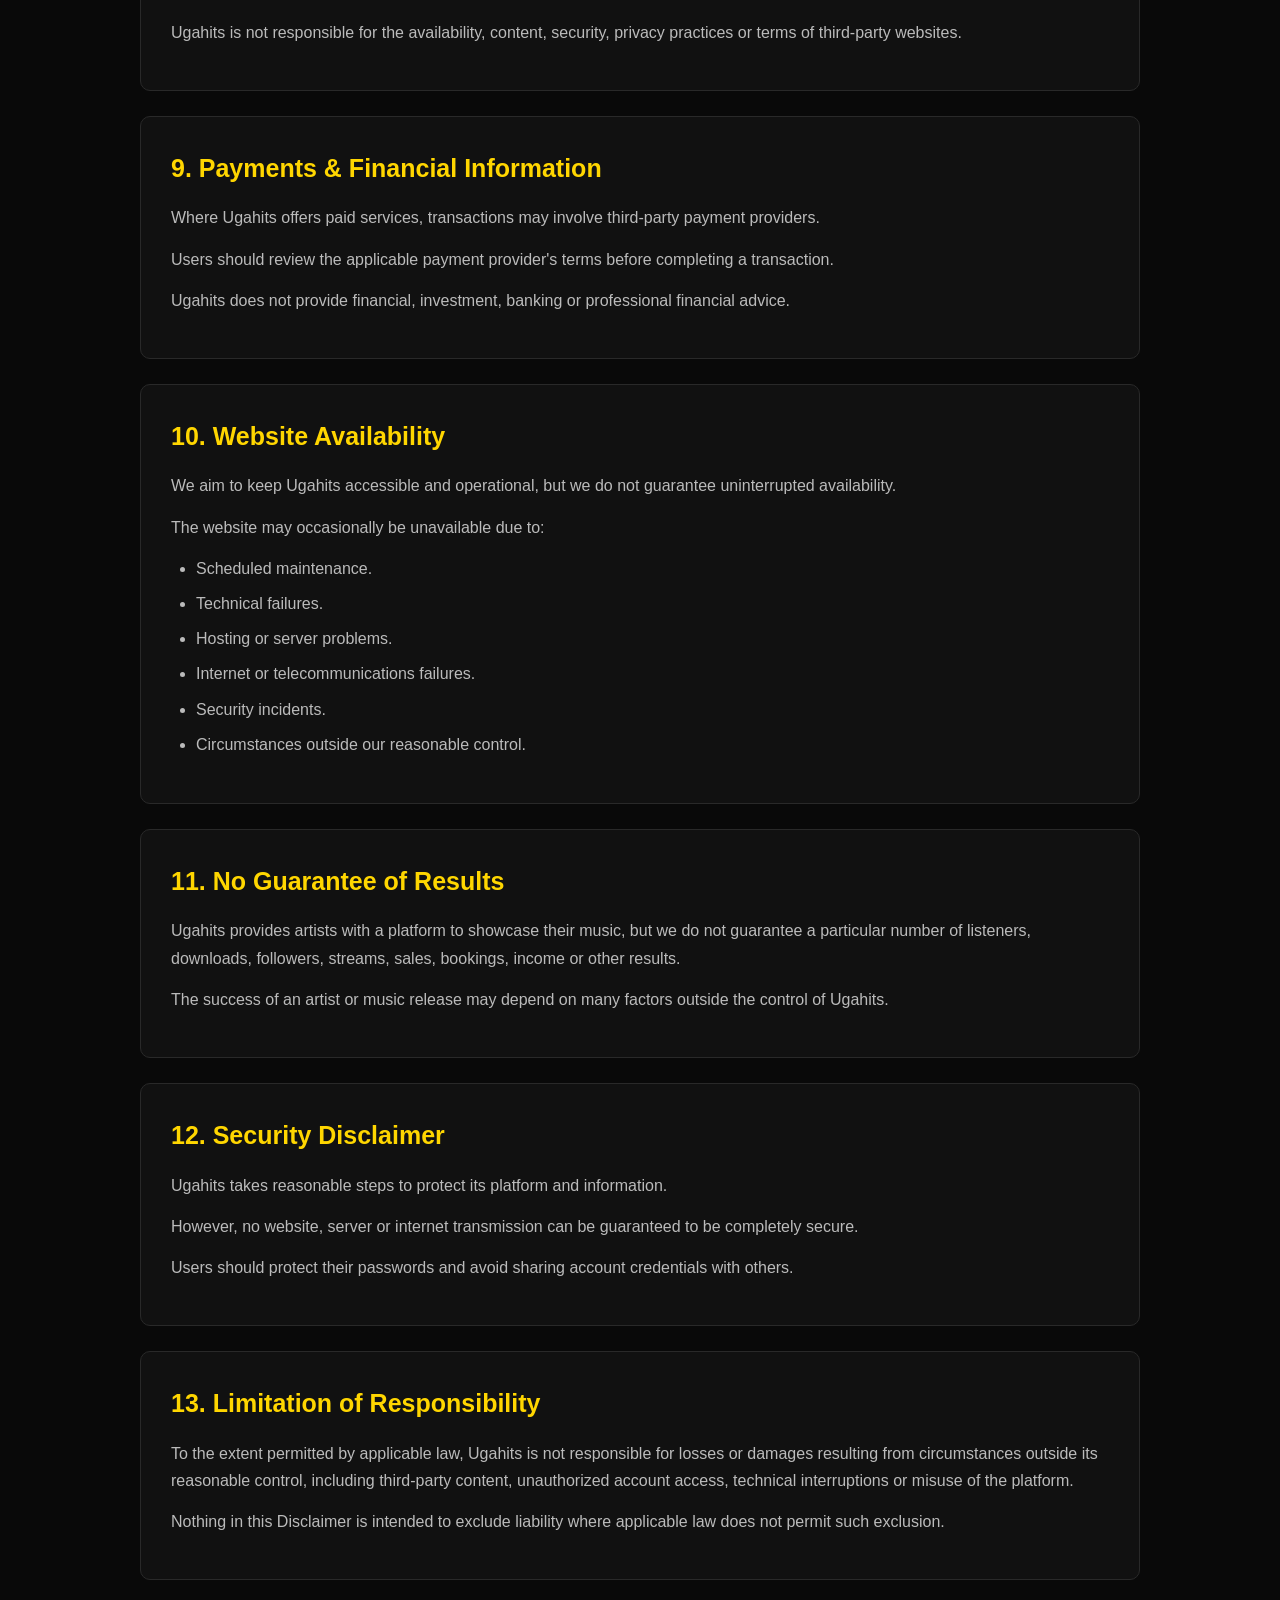
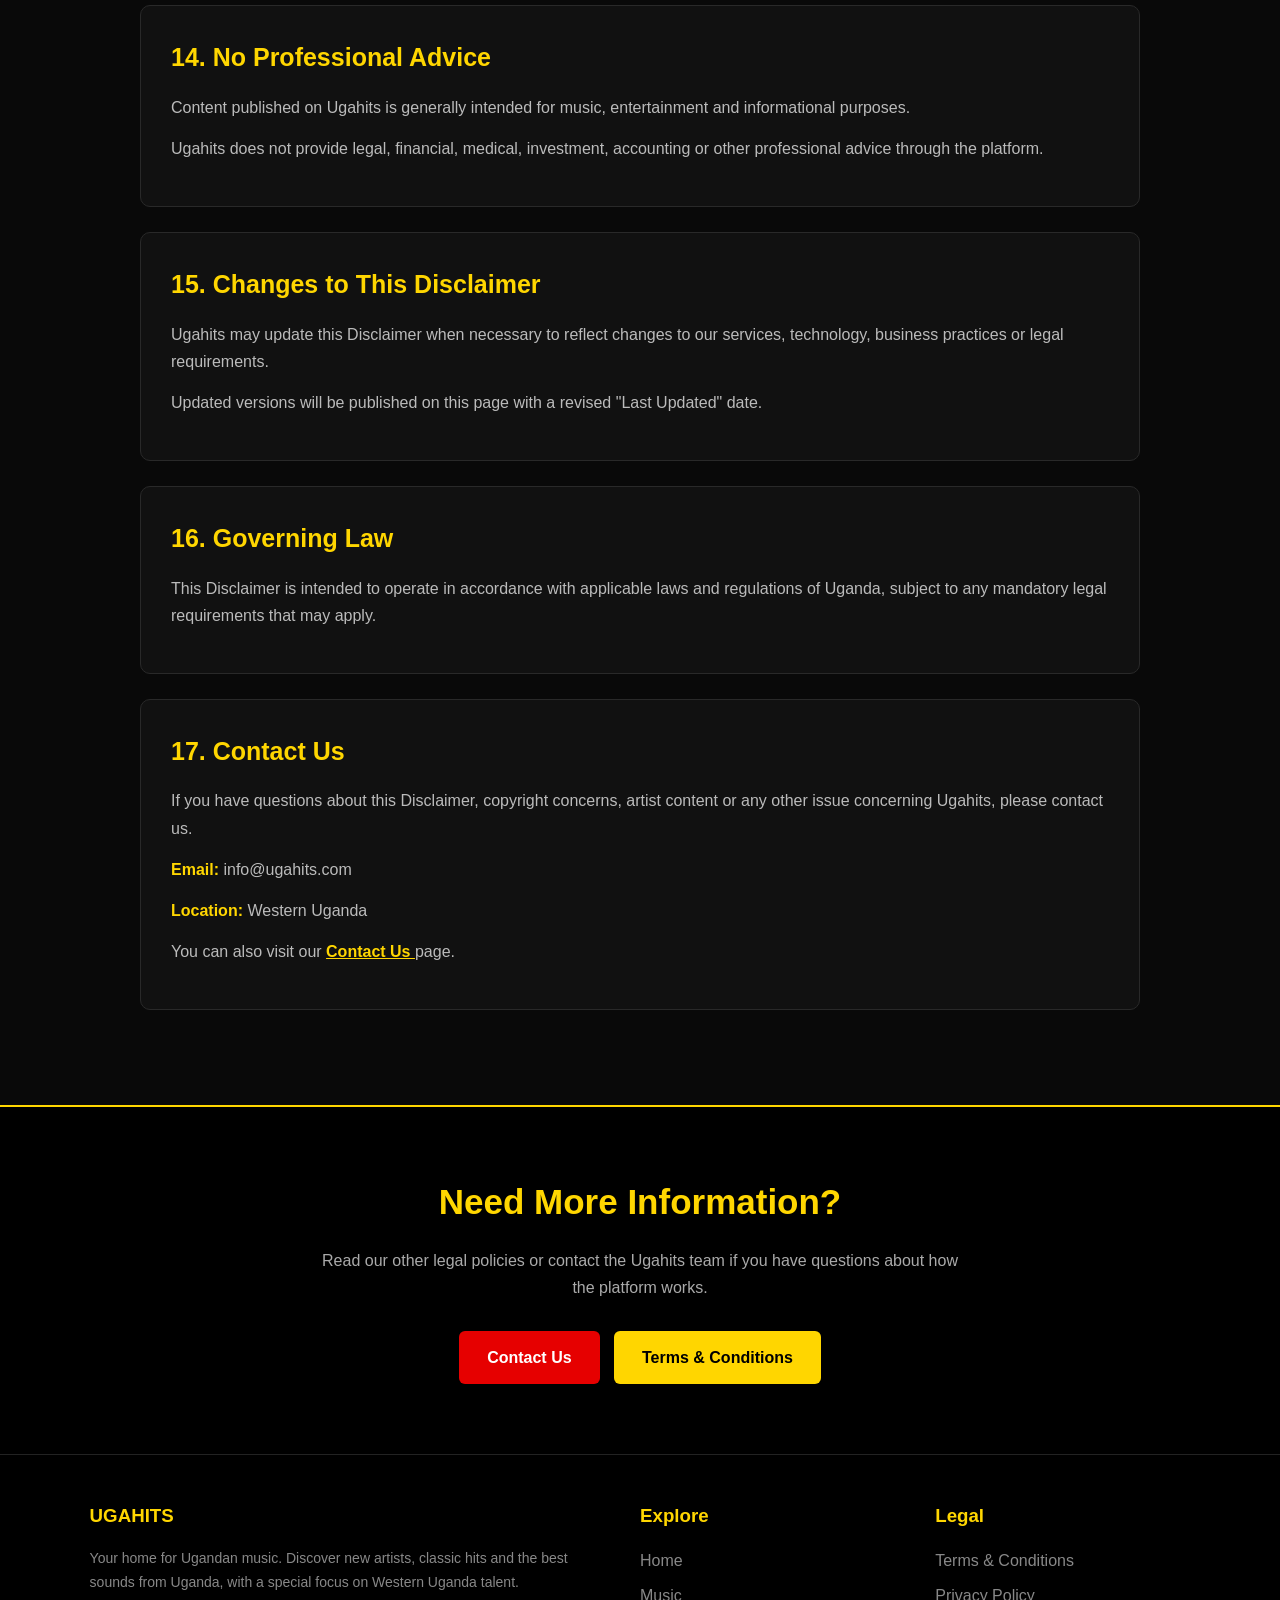
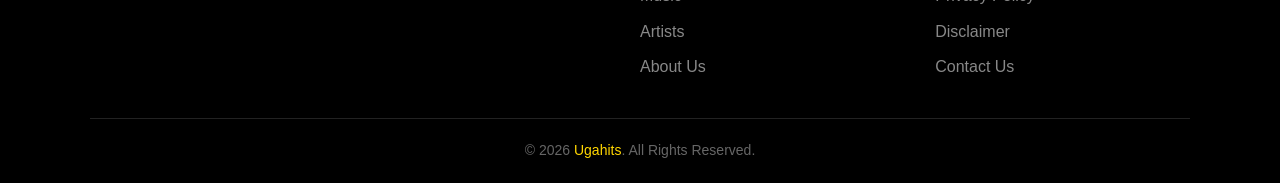
<file: disclaimer.html>
<!DOCTYPE html>
<html lang="en">
<head>
    <meta charset="UTF-8">
    <meta name="viewport" content="width=device-width, initial-scale=1.0">

    <title>Disclaimer | Ugahits</title>

    <style>
        * {
            margin: 0;
            padding: 0;
            box-sizing: border-box;
            font-family: Arial, Helvetica, sans-serif;
        }

        body {
            background: #090909;
            color: #fff;
            line-height: 1.7;
        }

        /* HEADER */
        header {
            background: #000;
            border-bottom: 2px solid #ffd600;
            padding: 15px 7%;
            display: flex;
            justify-content: space-between;
            align-items: center;
            position: sticky;
            top: 0;
            z-index: 1000;
        }

        .logo {
            font-size: 28px;
            font-weight: 900;
            color: #fff;
            letter-spacing: 1px;
        }

        .logo span {
            color: #ffd600;
        }

        nav {
            display: flex;
            gap: 25px;
        }

        nav a {
            color: #fff;
            text-decoration: none;
            font-weight: bold;
            transition: .3s;
        }

        nav a:hover,
        nav a.active {
            color: #ffd600;
        }

        /* HERO */
        .hero {
            background:
                linear-gradient(rgba(0,0,0,.85), rgba(0,0,0,.95)),
                radial-gradient(circle at center, #420000, #090909 70%);
            text-align: center;
            padding: 80px 20px;
            border-bottom: 1px solid #222;
        }

        .hero h1 {
            font-size: 48px;
            color: #ffd600;
            text-transform: uppercase;
            margin-bottom: 15px;
        }

        .hero h1 span {
            color: #e60000;
        }

        .hero p {
            color: #ccc;
            max-width: 750px;
            margin: auto;
        }

        /* MAIN */
        .container {
            width: 90%;
            max-width: 1000px;
            margin: auto;
        }

        .disclaimer-wrapper {
            padding: 70px 0;
        }

        .last-updated {
            background: #111;
            border-left: 5px solid #ffd600;
            padding: 15px 20px;
            margin-bottom: 40px;
            color: #bbb;
        }

        .last-updated strong {
            color: #ffd600;
        }

        /* IMPORTANT NOTICE */
        .notice {
            background: #1a0000;
            border: 1px solid #e60000;
            border-radius: 10px;
            padding: 28px;
            margin-bottom: 30px;
        }

        .notice h3 {
            color: #ffd600;
            margin-bottom: 10px;
            font-size: 22px;
        }

        .notice p {
            color: #ccc;
        }

        /* SECTIONS */
        .disclaimer-section {
            background: #111;
            border: 1px solid #292929;
            border-radius: 10px;
            padding: 30px;
            margin-bottom: 25px;
            transition: .3s;
        }

        .disclaimer-section:hover {
            border-color: #e60000;
        }

        .disclaimer-section h2 {
            color: #ffd600;
            font-size: 25px;
            margin-bottom: 15px;
        }

        .disclaimer-section h3 {
            color: #fff;
            font-size: 18px;
            margin: 20px 0 8px;
        }

        .disclaimer-section p {
            color: #bbb;
            margin-bottom: 14px;
        }

        .disclaimer-section ul {
            margin: 10px 0 15px 25px;
            color: #bbb;
        }

        .disclaimer-section li {
            margin-bottom: 8px;
        }

        .highlight {
            color: #ffd600;
            font-weight: bold;
        }

        .red {
            color: #e60000;
            font-weight: bold;
        }

        /* HIGHLIGHT BOX */
        .warning-box {
            background: #090909;
            border-left: 4px solid #e60000;
            padding: 20px;
            margin: 20px 0;
        }

        .warning-box strong {
            color: #ffd600;
        }

        /* CTA */
        .cta {
            text-align: center;
            background: #000;
            border-top: 2px solid #ffd600;
            padding: 65px 20px;
        }

        .cta h2 {
            color: #ffd600;
            font-size: 35px;
            margin-bottom: 15px;
        }

        .cta p {
            color: #aaa;
            max-width: 650px;
            margin: auto auto 25px;
        }

        .btn {
            display: inline-block;
            background: #e60000;
            color: #fff;
            padding: 13px 28px;
            text-decoration: none;
            border-radius: 6px;
            font-weight: bold;
            margin: 5px;
            transition: .3s;
        }

        .btn:hover {
            background: #ffd600;
            color: #000;
        }

        .btn.yellow {
            background: #ffd600;
            color: #000;
        }

        .btn.yellow:hover {
            background: #e60000;
            color: #fff;
        }

        /* FOOTER */
        footer {
            background: #000;
            border-top: 1px solid #222;
            padding: 45px 7% 20px;
        }

        .footer-grid {
            display: grid;
            grid-template-columns: 2fr 1fr 1fr;
            gap: 40px;
            margin-bottom: 30px;
        }

        footer h3 {
            color: #ffd600;
            margin-bottom: 15px;
        }

        footer p {
            color: #888;
            font-size: 14px;
        }

        footer ul {
            list-style: none;
        }

        footer ul li {
            margin-bottom: 8px;
        }

        footer ul li a {
            color: #888;
            text-decoration: none;
            transition: .3s;
        }

        footer ul li a:hover {
            color: #ffd600;
        }

        .copyright {
            border-top: 1px solid #222;
            padding-top: 20px;
            text-align: center;
            color: #666;
            font-size: 14px;
        }

        .copyright span {
            color: #ffd600;
        }

        /* MOBILE */
        @media (max-width: 800px) {

            header {
                flex-direction: column;
                gap: 15px;
            }

            nav {
                flex-wrap: wrap;
                justify-content: center;
                gap: 15px;
            }

            .hero h1 {
                font-size: 36px;
            }

            .footer-grid {
                grid-template-columns: 1fr;
            }
        }

        @media (max-width: 500px) {

            .hero h1 {
                font-size: 30px;
            }

            .disclaimer-section {
                padding: 22px;
            }

            .disclaimer-section h2 {
                font-size: 21px;
            }

            .cta h2 {
                font-size: 28px;
            }
        }
    </style>
</head>

<body>

    <!-- HEADER -->
    <header>

        <div class="logo">
            UGA<span>HITS</span>
        </div>

        <nav>
            <a href="index.html">Home</a>
            <a href="music.html">Music</a>
            <a href="artists.html">Artists</a>
            <a href="about.html">About</a>
            <a href="contact.html">Contact</a>
        </nav>

    </header>


    <!-- HERO -->
    <section class="hero">

        <h1>Website <span>Disclaimer</span></h1>

        <p>
            Important information about the Ugahits platform,
            music content, artist uploads and our services.
        </p>

    </section>


    <!-- DISCLAIMER CONTENT -->
    <main class="disclaimer-wrapper">

        <div class="container">

            <div class="last-updated">
                <strong>Last Updated:</strong> October 1, 2026
            </div>


            <!-- IMPORTANT NOTICE -->
            <div class="notice">

                <h3>Important Disclaimer</h3>

                <p>
                    The information and services provided through
                    Ugahits are intended for general informational,
                    entertainment and music-discovery purposes.
                    By using this website, you acknowledge the
                    limitations described below.
                </p>

            </div>


            <!-- 1 -->
            <section class="disclaimer-section">

                <h2>1. About Ugahits</h2>

                <p>
                    Ugahits is an online music platform based in
                    Uganda that provides a digital space for users
                    to discover Ugandan music and for artists to
                    share their creative work.
                </p>

                <p>
                    Ugahits was established in 2023 by
                    <span class="highlight">Promota Enoch Ug</span>
                    with a mission of promoting Western Uganda
                    music and helping Ugandan artists reach
                    wider audiences.
                </p>

            </section>


            <!-- 2 -->
            <section class="disclaimer-section">

                <h2>2. User-Generated Content</h2>

                <p>
                    Some content displayed on Ugahits may be submitted
                    by artists, users or other third parties.
                </p>

                <p>
                    Such content may include music, artist names,
                    biographies, photographs, artwork, descriptions,
                    links and other materials.
                </p>

                <div class="warning-box">

                    <p>
                        <strong>Important:</strong>
                        Ugahits does not necessarily create, verify
                        or endorse every piece of user-submitted content.
                    </p>

                </div>

                <p>
                    The opinions and statements expressed by users
                    or artists are their own and do not necessarily
                    represent the views of Ugahits.
                </p>

            </section>


            <!-- 3 -->
            <section class="disclaimer-section">

                <h2>3. Music Content</h2>

                <p>
                    Music available through Ugahits may be provided
                    by artists, labels, producers or other authorized
                    content providers.
                </p>

                <p>
                    Ugahits does not guarantee that every item of
                    music information, including artist names,
                    release dates, descriptions or other metadata,
                    will always be complete or error-free.
                </p>

                <p>
                    Users should contact Ugahits if they identify
                    content that appears to be inaccurate, unauthorized
                    or infringing.
                </p>

            </section>


            <!-- 4 -->
            <section class="disclaimer-section">

                <h2>4. Copyright Disclaimer</h2>

                <p>
                    Copyright and other intellectual property rights
                    in music, photographs, artwork, videos, logos and
                    other materials remain with their respective owners
                    unless otherwise stated.
                </p>

                <p>
                    Users must not reproduce, redistribute, modify,
                    sell or commercially exploit copyrighted material
                    without the appropriate authorization.
                </p>

                <p>
                    If you believe that content on Ugahits infringes
                    your copyright, please contact us with sufficient
                    information to allow us to investigate the matter.
                </p>

            </section>


            <!-- 5 -->
            <section class="disclaimer-section">

                <h2>5. Artist Responsibility</h2>

                <p>
                    Artists are responsible for the content they upload
                    to Ugahits.
                </p>

                <p>Artists should ensure that:</p>

                <ul>
                    <li>They have the necessary rights to upload their music.</li>
                    <li>They have appropriate permission for third-party content.</li>
                    <li>Their uploaded content does not knowingly infringe another person's rights.</li>
                    <li>The information provided on their artist profile is accurate.</li>
                    <li>They comply with applicable laws and platform rules.</li>
                </ul>

            </section>


            <!-- 6 -->
            <section class="disclaimer-section">

                <h2>6. Music Downloads</h2>

                <p>
                    Ugahits may provide music downloads where the
                    relevant rights, permissions or licensing
                    arrangements allow such downloads.
                </p>

                <p>
                    Availability of downloads may vary depending on
                    the particular music release and its applicable
                    conditions.
                </p>

                <div class="warning-box">

                    <p>
                        <strong>Users are responsible</strong> for
                        ensuring that their use of downloaded music
                        complies with copyright laws and any applicable
                        license or usage restrictions.
                    </p>

                </div>

            </section>


            <!-- 7 -->
            <section class="disclaimer-section">

                <h2>7. Information Accuracy</h2>

                <p>
                    We aim to provide accurate and useful information,
                    but Ugahits does not guarantee that all information
                    displayed on the website will always be accurate,
                    complete, current or error-free.
                </p>

                <p>
                    Information may change as artists update their
                    profiles, music releases change or platform
                    features are modified.
                </p>

            </section>


            <!-- 8 -->
            <section class="disclaimer-section">

                <h2>8. Third-Party Websites</h2>

                <p>
                    Ugahits may contain links to external websites,
                    social media platforms, payment providers or
                    other third-party services.
                </p>

                <p>
                    These websites are operated independently from
                    Ugahits.
                </p>

                <p>
                    Ugahits is not responsible for the availability,
                    content, security, privacy practices or terms
                    of third-party websites.
                </p>

            </section>


            <!-- 9 -->
            <section class="disclaimer-section">

                <h2>9. Payments & Financial Information</h2>

                <p>
                    Where Ugahits offers paid services, transactions
                    may involve third-party payment providers.
                </p>

                <p>
                    Users should review the applicable payment provider's
                    terms before completing a transaction.
                </p>

                <p>
                    Ugahits does not provide financial, investment,
                    banking or professional financial advice.
                </p>

            </section>


            <!-- 10 -->
            <section class="disclaimer-section">

                <h2>10. Website Availability</h2>

                <p>
                    We aim to keep Ugahits accessible and operational,
                    but we do not guarantee uninterrupted availability.
                </p>

                <p>
                    The website may occasionally be unavailable due to:
                </p>

                <ul>
                    <li>Scheduled maintenance.</li>
                    <li>Technical failures.</li>
                    <li>Hosting or server problems.</li>
                    <li>Internet or telecommunications failures.</li>
                    <li>Security incidents.</li>
                    <li>Circumstances outside our reasonable control.</li>
                </ul>

            </section>


            <!-- 11 -->
            <section class="disclaimer-section">

                <h2>11. No Guarantee of Results</h2>

                <p>
                    Ugahits provides artists with a platform to
                    showcase their music, but we do not guarantee
                    a particular number of listeners, downloads,
                    followers, streams, sales, bookings, income
                    or other results.
                </p>

                <p>
                    The success of an artist or music release may
                    depend on many factors outside the control of
                    Ugahits.
                </p>

            </section>


            <!-- 12 -->
            <section class="disclaimer-section">

                <h2>12. Security Disclaimer</h2>

                <p>
                    Ugahits takes reasonable steps to protect its
                    platform and information.
                </p>

                <p>
                    However, no website, server or internet transmission
                    can be guaranteed to be completely secure.
                </p>

                <p>
                    Users should protect their passwords and avoid
                    sharing account credentials with others.
                </p>

            </section>


            <!-- 13 -->
            <section class="disclaimer-section">

                <h2>13. Limitation of Responsibility</h2>

                <p>
                    To the extent permitted by applicable law, Ugahits
                    is not responsible for losses or damages resulting
                    from circumstances outside its reasonable control,
                    including third-party content, unauthorized account
                    access, technical interruptions or misuse of the
                    platform.
                </p>

                <p>
                    Nothing in this Disclaimer is intended to exclude
                    liability where applicable law does not permit
                    such exclusion.
                </p>

            </section>


            <!-- 14 -->
            <section class="disclaimer-section">

                <h2>14. No Professional Advice</h2>

                <p>
                    Content published on Ugahits is generally intended
                    for music, entertainment and informational purposes.
                </p>

                <p>
                    Ugahits does not provide legal, financial, medical,
                    investment, accounting or other professional advice
                    through the platform.
                </p>

            </section>


            <!-- 15 -->
            <section class="disclaimer-section">

                <h2>15. Changes to This Disclaimer</h2>

                <p>
                    Ugahits may update this Disclaimer when necessary
                    to reflect changes to our services, technology,
                    business practices or legal requirements.
                </p>

                <p>
                    Updated versions will be published on this page
                    with a revised "Last Updated" date.
                </p>

            </section>


            <!-- 16 -->
            <section class="disclaimer-section">

                <h2>16. Governing Law</h2>

                <p>
                    This Disclaimer is intended to operate in accordance
                    with applicable laws and regulations of Uganda,
                    subject to any mandatory legal requirements that
                    may apply.
                </p>

            </section>


            <!-- 17 -->
            <section class="disclaimer-section">

                <h2>17. Contact Us</h2>

                <p>
                    If you have questions about this Disclaimer,
                    copyright concerns, artist content or any other
                    issue concerning Ugahits, please contact us.
                </p>

                <p>
                    <span class="highlight">Email:</span>
                    info@ugahits.com
                </p>

                <p>
                    <span class="highlight">Location:</span>
                    Western Uganda
                </p>

                <p>
                    You can also visit our
                    <a href="contact.html"
                       style="color:#ffd600;font-weight:bold;">
                        Contact Us
                    </a>
                    page.
                </p>

            </section>

        </div>

    </main>


    <!-- CTA -->
    <section class="cta">

        <h2>Need More Information?</h2>

        <p>
            Read our other legal policies or contact the Ugahits
            team if you have questions about how the platform works.
        </p>

        <a href="contact.html" class="btn">
            Contact Us
        </a>

        <a href="terms.html" class="btn yellow">
            Terms & Conditions
        </a>

    </section>


    <!-- FOOTER -->
    <footer>

        <div class="footer-grid">

            <div>

                <h3>UGAHITS</h3>

                <p>
                    Your home for Ugandan music. Discover new artists,
                    classic hits and the best sounds from Uganda,
                    with a special focus on Western Uganda talent.
                </p>

            </div>


            <div>

                <h3>Explore</h3>

                <ul>

                    <li>
                        <a href="index.html">Home</a>
                    </li>

                    <li>
                        <a href="music.html">Music</a>
                    </li>

                    <li>
                        <a href="artists.html">Artists</a>
                    </li>

                    <li>
                        <a href="about.html">About Us</a>
                    </li>

                </ul>

            </div>


            <div>

                <h3>Legal</h3>

                <ul>

                    <li>
                        <a href="terms.html">
                            Terms & Conditions
                        </a>
                    </li>

                    <li>
                        <a href="privacy.html">
                            Privacy Policy
                        </a>
                    </li>

                    <li>
                        <a href="disclaimer.html">
                            Disclaimer
                        </a>
                    </li>

                    <li>
                        <a href="contact.html">
                            Contact Us
                        </a>
                    </li>

                </ul>

            </div>

        </div>


        <div class="copyright">

            © 2026 <span>Ugahits</span>.
            All Rights Reserved.

        </div>

    </footer>

</body>
</html>
</file>
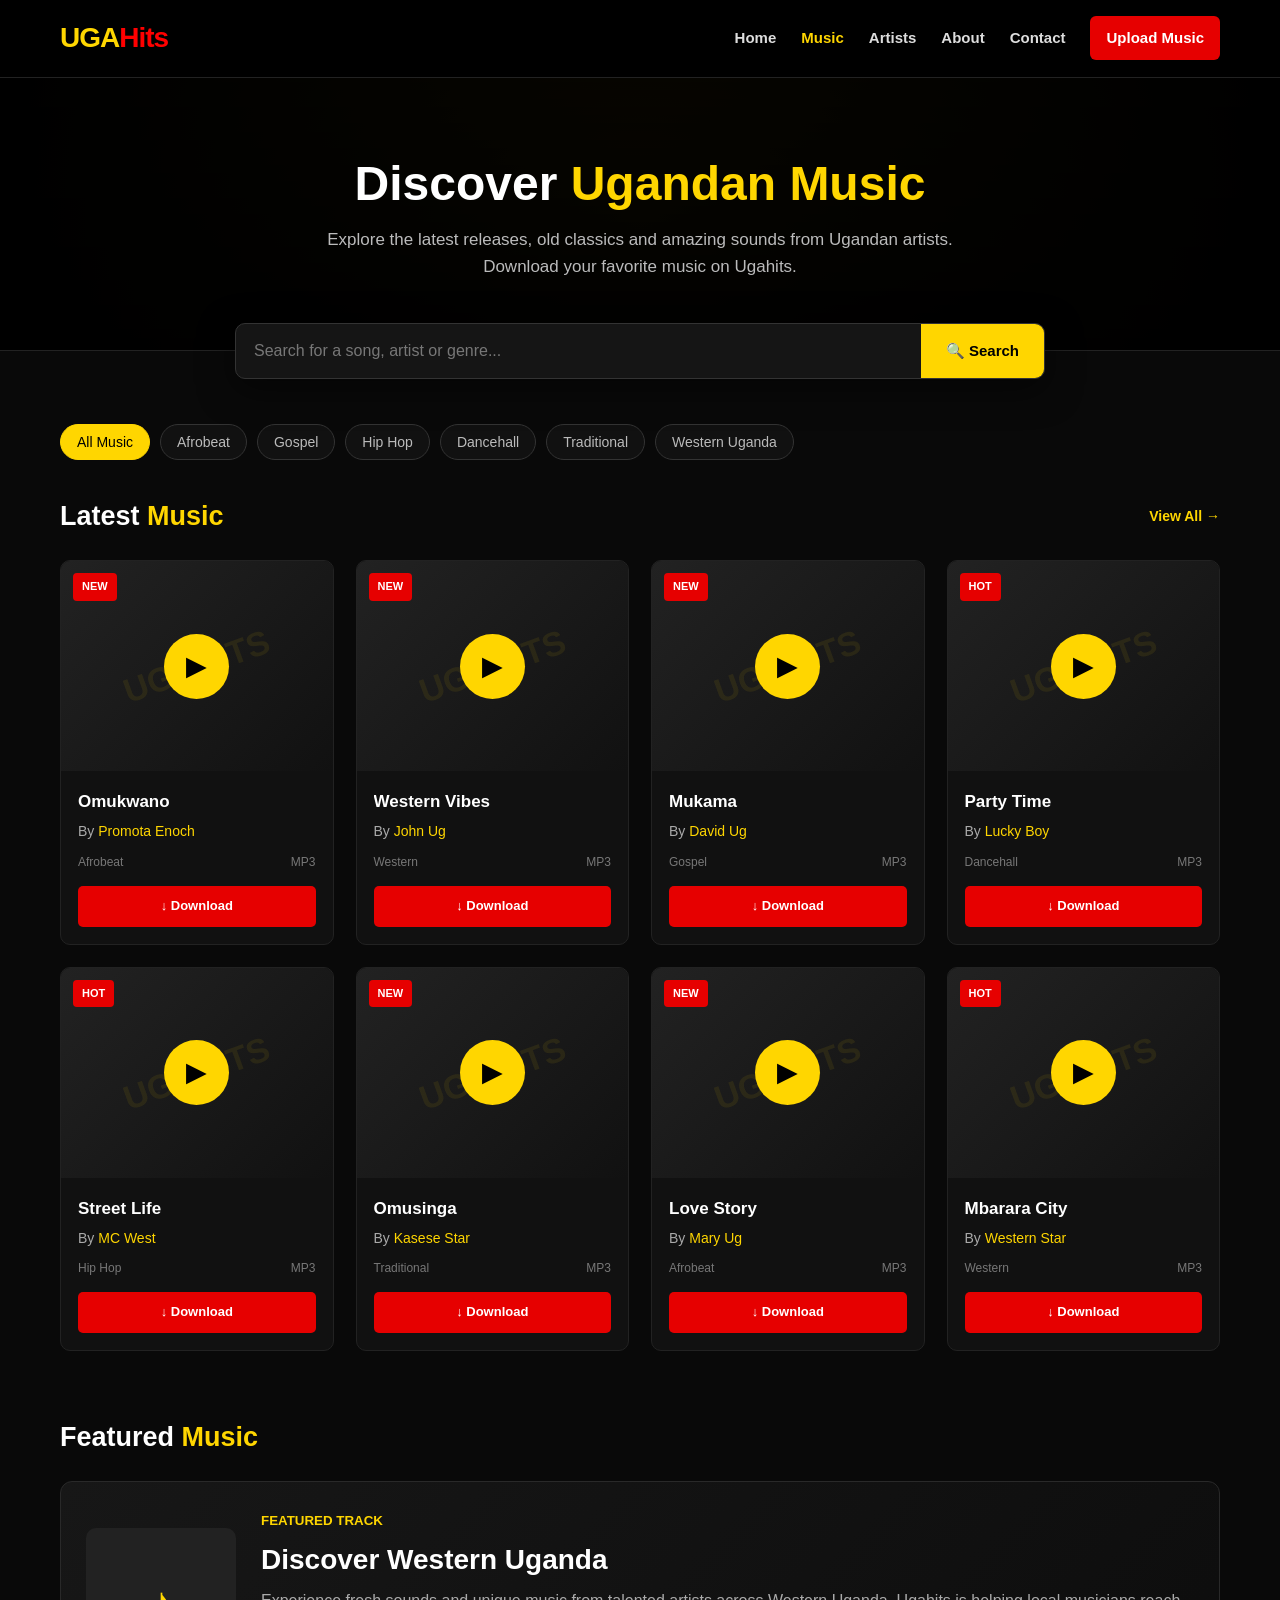
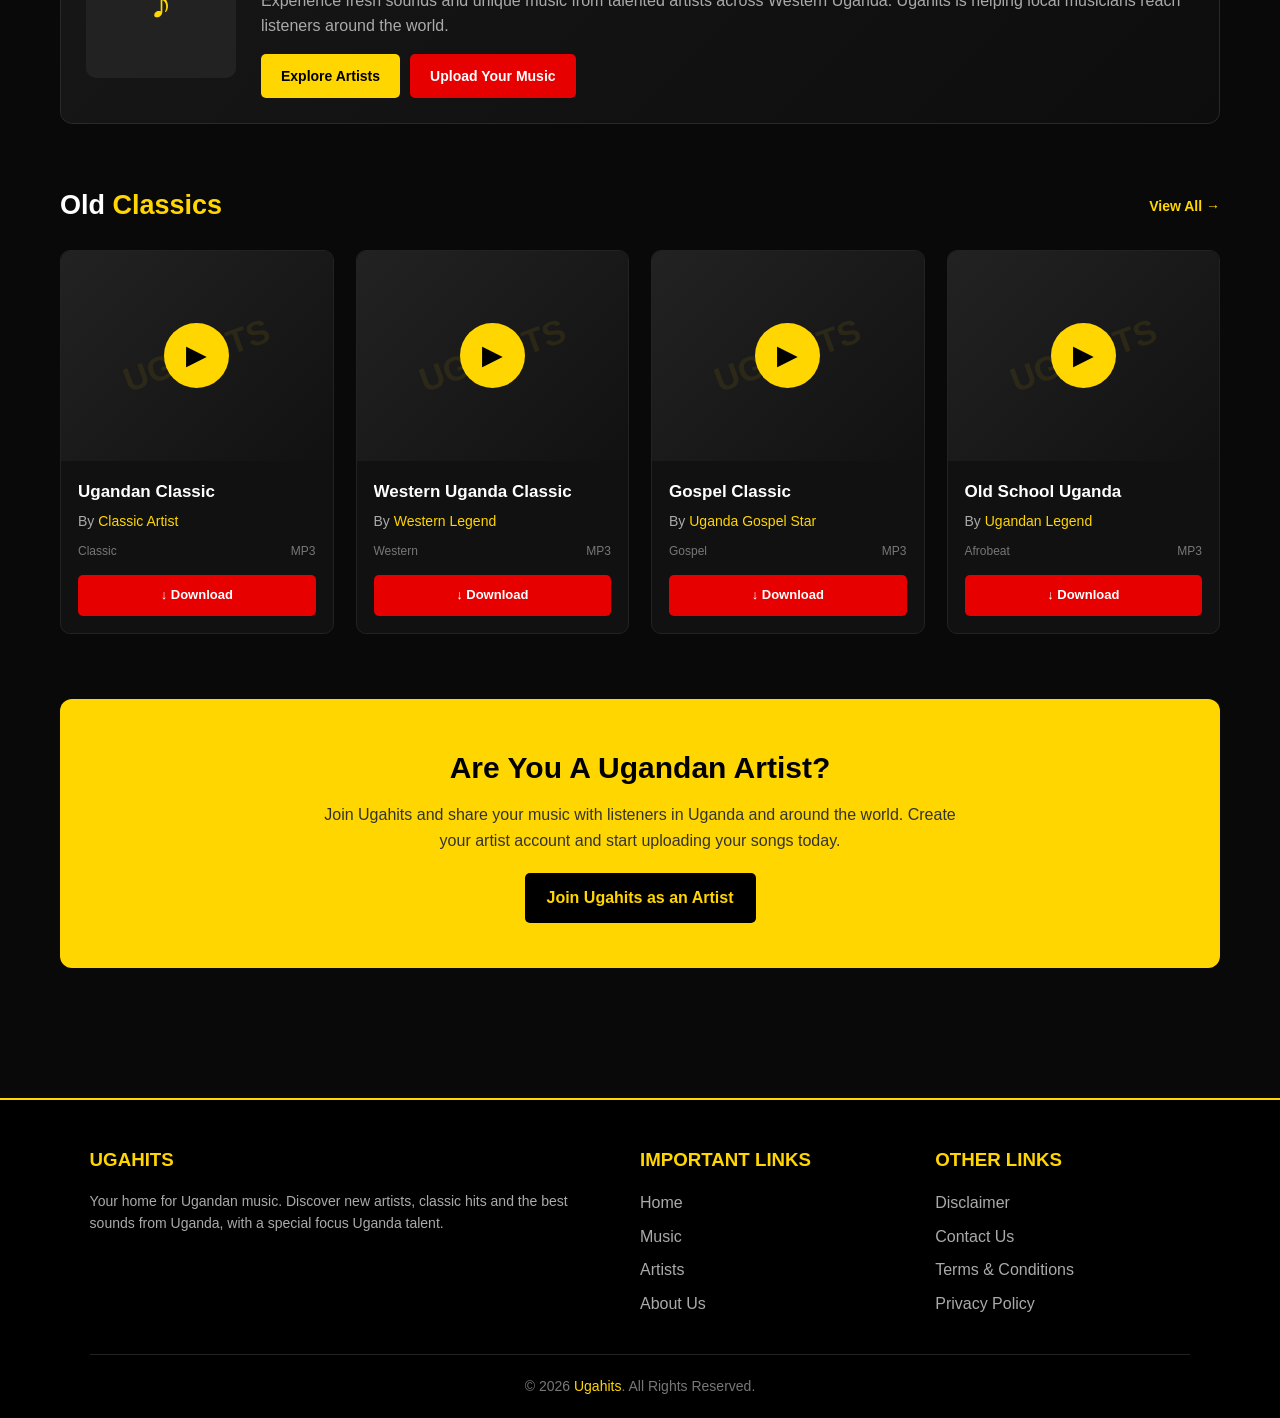
<file: music.html>
<!DOCTYPE html>
<html lang="en">
<head>
    <meta charset="UTF-8">
    <meta name="viewport" content="width=device-width, initial-scale=1.0">

    <title>Music - Ugahits | Download Ugandan Music</title>

    <meta name="description"
          content="Discover and download the latest and old Ugandan music on Ugahits. Explore music from Western Uganda artists and singers.">

    <meta name="keywords"
          content="Ugandan music, Uganda music download, Western Uganda music, Ugahits, Ugandan songs, new Ugandan music">

    <style>
        * {
            margin: 0;
            padding: 0;
            box-sizing: border-box;
        }

        body {
            font-family: Arial, Helvetica, sans-serif;
            background: #090909;
            color: #fff;
            line-height: 1.6;
        }

        a {
            text-decoration: none;
            color: inherit;
        }

        /* HEADER */
        header {
            background: #000;
            border-bottom: 1px solid #222;
            position: sticky;
            top: 0;
            z-index: 1000;
        }

        .navbar {
            max-width: 1200px;
            margin: auto;
            padding: 16px 20px;
            display: flex;
            align-items: center;
            justify-content: space-between;
            gap: 30px;
        }

        .logo {
            font-size: 28px;
            font-weight: 900;
            color: #ffd600;
            letter-spacing: -1px;
        }

        .logo span {
            color: red;
        }

        nav {
            display: flex;
            gap: 25px;
            align-items: center;
        }

        nav a {
            color: #ddd;
            font-weight: 600;
            font-size: 15px;
            transition: 0.3s;
        }

        nav a:hover,
        nav a.active {
            color: #ffd600;
        }

        .artist-btn {
            background: #e60000;
            color: #fff !important;
            padding: 10px 16px;
            border-radius: 6px;
        }

        .artist-btn:hover {
            background: #ff1a1a;
        }

        /* HERO */
        .hero {
            background:
                linear-gradient(rgba(0,0,0,.82), rgba(0,0,0,.95)),
                radial-gradient(circle at center, #292000, #000);
            padding: 80px 20px 70px;
            text-align: center;
            border-bottom: 1px solid #222;
        }

        .hero h1 {
            font-size: 48px;
            line-height: 1.1;
            margin-bottom: 15px;
        }

        .hero h1 span {
            color: #ffd600;
        }

        .hero p {
            color: #bbb;
            max-width: 700px;
            margin: auto;
            font-size: 17px;
        }

        /* SEARCH */
        .search-area {
            max-width: 850px;
            margin: -28px auto 45px;
            padding: 0 20px;
            position: relative;
            z-index: 5;
        }

        .search-box {
            background: #151515;
            border: 1px solid #333;
            border-radius: 10px;
            display: flex;
            overflow: hidden;
            box-shadow: 0 10px 35px rgba(0,0,0,.5);
        }

        .search-box input {
            flex: 1;
            padding: 18px;
            border: none;
            outline: none;
            background: transparent;
            color: #fff;
            font-size: 16px;
        }

        .search-box input::placeholder {
            color: #777;
        }

        .search-box button {
            border: none;
            background: #ffd600;
            color: #000;
            padding: 0 25px;
            font-weight: bold;
            cursor: pointer;
            font-size: 15px;
        }

        .search-box button:hover {
            background: #ffe34d;
        }

        /* CONTAINER */
        .container {
            max-width: 1200px;
            margin: auto;
            padding: 0 20px 70px;
        }

        /* SECTION HEADER */
        .section-header {
            display: flex;
            justify-content: space-between;
            align-items: center;
            margin-bottom: 22px;
            gap: 15px;
        }

        .section-header h2 {
            font-size: 27px;
        }

        .section-header h2 span {
            color: #ffd600;
        }

        .view-all {
            color: #ffd600;
            font-size: 14px;
            font-weight: bold;
        }

        /* FILTERS */
        .filters {
            display: flex;
            gap: 10px;
            flex-wrap: wrap;
            margin-bottom: 35px;
        }

        .filter {
            border: 1px solid #333;
            color: #bbb;
            background: #111;
            padding: 9px 16px;
            border-radius: 30px;
            cursor: pointer;
            transition: .3s;
            font-size: 14px;
        }

        .filter:hover,
        .filter.active {
            background: #ffd600;
            border-color: #ffd600;
            color: #000;
        }

        /* MUSIC GRID */
        .music-grid {
            display: grid;
            grid-template-columns: repeat(4, 1fr);
            gap: 22px;
            margin-bottom: 65px;
        }

        .music-card {
            background: #111;
            border: 1px solid #222;
            border-radius: 10px;
            overflow: hidden;
            transition: .3s;
        }

        .music-card:hover {
            transform: translateY(-5px);
            border-color: #ffd600;
            box-shadow: 0 10px 30px rgba(0,0,0,.45);
        }

        .cover {
            height: 210px;
            background:
                linear-gradient(135deg, #222, #111);
            display: flex;
            align-items: center;
            justify-content: center;
            position: relative;
            overflow: hidden;
        }

        .cover::before {
            content: "UGAHITS";
            position: absolute;
            font-size: 34px;
            font-weight: 900;
            color: rgba(255,214,0,.08);
            transform: rotate(-20deg);
        }

        .music-icon {
            width: 65px;
            height: 65px;
            border-radius: 50%;
            background: #ffd600;
            color: #000;
            display: flex;
            align-items: center;
            justify-content: center;
            font-size: 27px;
            position: relative;
            z-index: 2;
        }

        .badge {
            position: absolute;
            top: 12px;
            left: 12px;
            background: #e60000;
            color: #fff;
            padding: 5px 9px;
            font-size: 11px;
            border-radius: 4px;
            font-weight: bold;
            z-index: 3;
        }

        .music-info {
            padding: 17px;
        }

        .music-info h3 {
            font-size: 17px;
            margin-bottom: 5px;
            white-space: nowrap;
            overflow: hidden;
            text-overflow: ellipsis;
        }

        .artist-name {
            color: #aaa;
            font-size: 14px;
            margin-bottom: 10px;
        }

        .artist-name span {
            color: #ffd600;
        }

        .music-meta {
            display: flex;
            justify-content: space-between;
            color: #777;
            font-size: 12px;
            margin-bottom: 14px;
        }

        .download-btn {
            display: block;
            width: 100%;
            text-align: center;
            padding: 10px;
            background: #e60000;
            color: #fff;
            border-radius: 5px;
            font-weight: bold;
            font-size: 13px;
            transition: .3s;
        }

        .download-btn:hover {
            background: #ff2020;
        }

        /* FEATURED MUSIC */
        .featured {
            background: linear-gradient(135deg, #171717, #0d0d0d);
            border: 1px solid #292929;
            border-radius: 12px;
            padding: 25px;
            margin-bottom: 60px;
            display: flex;
            align-items: center;
            gap: 25px;
        }

        .featured-cover {
            min-width: 150px;
            height: 150px;
            border-radius: 10px;
            background: #222;
            display: flex;
            align-items: center;
            justify-content: center;
            color: #ffd600;
            font-size: 45px;
        }

        .featured-content {
            flex: 1;
        }

        .featured-content small {
            color: #ffd600;
            text-transform: uppercase;
            font-weight: bold;
        }

        .featured-content h2 {
            font-size: 28px;
            margin: 5px 0;
        }

        .featured-content p {
            color: #aaa;
            margin-bottom: 15px;
        }

        .featured-buttons {
            display: flex;
            gap: 10px;
            flex-wrap: wrap;
        }

        .btn {
            display: inline-block;
            padding: 11px 20px;
            border-radius: 5px;
            font-weight: bold;
            font-size: 14px;
        }

        .btn-yellow {
            background: #ffd600;
            color: #000;
        }

        .btn-red {
            background: #e60000;
            color: #fff;
        }

        /* EMPTY SEARCH */
        .no-results {
            display: none;
            text-align: center;
            padding: 50px 20px;
            background: #111;
            border: 1px solid #222;
            border-radius: 10px;
            margin-bottom: 50px;
        }

        .no-results h3 {
            color: #ffd600;
            margin-bottom: 8px;
        }

        .no-results p {
            color: #888;
        }

        /* CTA */
        .cta {
            background: #ffd600;
            color: #000;
            padding: 45px 25px;
            border-radius: 12px;
            text-align: center;
            margin-bottom: 60px;
        }

        .cta h2 {
            font-size: 30px;
            margin-bottom: 10px;
        }

        .cta p {
            max-width: 650px;
            margin: 0 auto 20px;
            color: #333;
        }

        .cta a {
            display: inline-block;
            background: #000;
            color: #ffd600;
            padding: 12px 22px;
            border-radius: 5px;
            font-weight: bold;
        }

         /* FOOTER */
        footer {
            background: #000;
            border-top: 2px solid #ffd600;
            padding: 45px 7% 20px;
        }

        .footer-grid {
            display: grid;
            grid-template-columns: 2fr 1fr 1fr;
            gap: 40px;
            margin-bottom: 30px;
        }

        footer h3 {
            color: #ffd600;
            margin-bottom: 15px;
        }

        footer p {
            color: #aaa;
            font-size: 14px;
        }

        footer ul {
            list-style: none;
        }

        footer ul li {
            margin-bottom: 8px;
        }

        footer ul li a {
            color: #aaa;
            text-decoration: none;
            transition: .3s;
        }

        footer ul li a:hover {
            color: #ffd600;
        }

        .copyright {
            text-align: center;
            border-top: 1px solid #222;
            padding-top: 20px;
            color: #777;
            font-size: 14px;
        }

        .copyright span {
            color: #ffd600;
        }
        /* MOBILE */
        @media (max-width: 900px) {
            .music-grid {
                grid-template-columns: repeat(2, 1fr);
            }

            .footer-content {
                grid-template-columns: 1fr 1fr;
            }

            nav {
                gap: 12px;
            }

            nav a {
                font-size: 13px;
            }
        }

        @media (max-width: 650px) {
            .navbar {
                flex-direction: column;
                gap: 12px;
            }

            nav {
                flex-wrap: wrap;
                justify-content: center;
            }

            .hero {
                padding: 55px 20px;
            }

            .hero h1 {
                font-size: 36px;
            }

            .music-grid {
                grid-template-columns: 1fr;
            }

            .featured {
                flex-direction: column;
                text-align: center;
            }

            .featured-cover {
                width: 150px;
            }

            .featured-buttons {
                justify-content: center;
            }

            .footer-content {
                grid-template-columns: 1fr;
            }

            .section-header {
                align-items: flex-start;
                flex-direction: column;
            }
        }
    </style>
</head>

<body>

<!-- HEADER -->
<header>
    <div class="navbar">

        <a href="index.html" class="logo">
            UGA<span>Hits</span>
        </a>

        <nav>
            <a href="index.html">Home</a>
            <a href="music.html" class="active">Music</a>
            <a href="artist.html">Artists</a>
            <a href="about.html">About</a>
            <a href="contact.html">Contact</a>
            <a href="register.html" class="artist-btn">Upload Music</a>
        </nav>

    </div>
</header>


<!-- HERO -->
<section class="hero">

    <h1>Discover <span>Ugandan Music</span></h1>

    <p>
        Explore the latest releases, old classics and amazing sounds
        from Ugandan artists. Download your favorite music on Ugahits.
    </p>

</section>


<!-- SEARCH -->
<div class="search-area">

    <div class="search-box">
        <input
            type="text"
            id="musicSearch"
            placeholder="Search for a song, artist or genre..."
        >

        <button onclick="searchMusic()">
            🔍 Search
        </button>
    </div>

</div>


<div class="container">

    <!-- GENRE FILTERS -->
    <div class="filters">

        <button class="filter active" onclick="filterMusic('all', this)">
            All Music
        </button>

        <button class="filter" onclick="filterMusic('afrobeat', this)">
            Afrobeat
        </button>

        <button class="filter" onclick="filterMusic('gospel', this)">
            Gospel
        </button>

        <button class="filter" onclick="filterMusic('hiphop', this)">
            Hip Hop
        </button>

        <button class="filter" onclick="filterMusic('dancehall', this)">
            Dancehall
        </button>

        <button class="filter" onclick="filterMusic('traditional', this)">
            Traditional
        </button>

        <button class="filter" onclick="filterMusic('western', this)">
            Western Uganda
        </button>

    </div>


    <!-- LATEST MUSIC -->
    <div class="section-header">

        <h2>Latest <span>Music</span></h2>

        <a href="#" class="view-all">View All →</a>

    </div>


    <div class="music-grid" id="musicGrid">


        <!-- MUSIC 1 -->
        <div class="music-card" data-genre="afrobeat" data-search="omukwano promota afrobeat">

            <div class="cover">

                <span class="badge">NEW</span>

                <div class="music-icon">
                    ▶
                </div>

            </div>

            <div class="music-info">

                <h3>Omukwano</h3>

                <div class="artist-name">
                    By <span>Promota Enoch</span>
                </div>

                <div class="music-meta">
                    <span>Afrobeat</span>
                    <span>MP3</span>
                </div>

                <a href="download.html?song=omukwano"
                   class="download-btn">
                    ↓ Download
                </a>

            </div>

        </div>


        <!-- MUSIC 2 -->
        <div class="music-card" data-genre="western" data-search="western vibes john ug western uganda">

            <div class="cover">

                <span class="badge">NEW</span>

                <div class="music-icon">
                    ▶
                </div>

            </div>

            <div class="music-info">

                <h3>Western Vibes</h3>

                <div class="artist-name">
                    By <span>John Ug</span>
                </div>

                <div class="music-meta">
                    <span>Western</span>
                    <span>MP3</span>
                </div>

                <a href="download.html?song=western-vibes"
                   class="download-btn">
                    ↓ Download
                </a>

            </div>

        </div>


        <!-- MUSIC 3 -->
        <div class="music-card" data-genre="gospel" data-search="mukama gospel david ug gospel">

            <div class="cover">

                <span class="badge">NEW</span>

                <div class="music-icon">
                    ▶
                </div>

            </div>

            <div class="music-info">

                <h3>Mukama</h3>

                <div class="artist-name">
                    By <span>David Ug</span>
                </div>

                <div class="music-meta">
                    <span>Gospel</span>
                    <span>MP3</span>
                </div>

                <a href="download.html?song=mukama"
                   class="download-btn">
                    ↓ Download
                </a>

            </div>

        </div>


        <!-- MUSIC 4 -->
        <div class="music-card" data-genre="dancehall" data-search="party time dancehall lucky boy">

            <div class="cover">

                <span class="badge">HOT</span>

                <div class="music-icon">
                    ▶
                </div>

            </div>

            <div class="music-info">

                <h3>Party Time</h3>

                <div class="artist-name">
                    By <span>Lucky Boy</span>
                </div>

                <div class="music-meta">
                    <span>Dancehall</span>
                    <span>MP3</span>
                </div>

                <a href="download.html?song=party-time"
                   class="download-btn">
                    ↓ Download
                </a>

            </div>

        </div>


        <!-- MUSIC 5 -->
        <div class="music-card" data-genre="hiphop" data-search="street life hip hop mc west">

            <div class="cover">

                <span class="badge">HOT</span>

                <div class="music-icon">
                    ▶
                </div>

            </div>

            <div class="music-info">

                <h3>Street Life</h3>

                <div class="artist-name">
                    By <span>MC West</span>
                </div>

                <div class="music-meta">
                    <span>Hip Hop</span>
                    <span>MP3</span>
                </div>

                <a href="download.html?song=street-life"
                   class="download-btn">
                    ↓ Download
                </a>

            </div>

        </div>


        <!-- MUSIC 6 -->
        <div class="music-card" data-genre="traditional" data-search="omusinga traditional music kasese">

            <div class="cover">

                <span class="badge">NEW</span>

                <div class="music-icon">
                    ▶
                </div>

            </div>

            <div class="music-info">

                <h3>Omusinga</h3>

                <div class="artist-name">
                    By <span>Kasese Star</span>
                </div>

                <div class="music-meta">
                    <span>Traditional</span>
                    <span>MP3</span>
                </div>

                <a href="download.html?song=omusinga"
                   class="download-btn">
                    ↓ Download
                </a>

            </div>

        </div>


        <!-- MUSIC 7 -->
        <div class="music-card" data-genre="afrobeat" data-search="love story afrobeat mary ug">

            <div class="cover">

                <span class="badge">NEW</span>

                <div class="music-icon">
                    ▶
                </div>

            </div>

            <div class="music-info">

                <h3>Love Story</h3>

                <div class="artist-name">
                    By <span>Mary Ug</span>
                </div>

                <div class="music-meta">
                    <span>Afrobeat</span>
                    <span>MP3</span>
                </div>

                <a href="download.html?song=love-story"
                   class="download-btn">
                    ↓ Download
                </a>

            </div>

        </div>


        <!-- MUSIC 8 -->
        <div class="music-card" data-genre="western" data-search="mbarara city western uganda music">

            <div class="cover">

                <span class="badge">HOT</span>

                <div class="music-icon">
                    ▶
                </div>

            </div>

            <div class="music-info">

                <h3>Mbarara City</h3>

                <div class="artist-name">
                    By <span>Western Star</span>
                </div>

                <div class="music-meta">
                    <span>Western</span>
                    <span>MP3</span>
                </div>

                <a href="download.html?song=mbarara-city"
                   class="download-btn">
                    ↓ Download
                </a>

            </div>

        </div>

    </div>


    <!-- NO RESULTS -->
    <div class="no-results" id="noResults">

        <h3>No Music Found</h3>

        <p>
            We couldn't find a song or artist matching your search.
            Try another search term.
        </p>

    </div>


    <!-- FEATURED -->
    <div class="section-header">

        <h2>Featured <span>Music</span></h2>

    </div>

    <div class="featured">

        <div class="featured-cover">
            ♪
        </div>

        <div class="featured-content">

            <small>Featured Track</small>

            <h2>Discover Western Uganda</h2>

            <p>
                Experience fresh sounds and unique music from talented
                artists across Western Uganda. Ugahits is helping local
                musicians reach listeners around the world.
            </p>

            <div class="featured-buttons">

                <a href="artist.html" class="btn btn-yellow">
                    Explore Artists
                </a>

                <a href="submit.html" class="btn btn-red">
                    Upload Your Music
                </a>

            </div>

        </div>

    </div>


    <!-- OLD MUSIC -->
    <div class="section-header">

        <h2>Old <span>Classics</span></h2>

        <a href="#" class="view-all">View All →</a>

    </div>


    <div class="music-grid">

        <div class="music-card" data-genre="traditional">

            <div class="cover">

                <div class="music-icon">
                    ▶
                </div>

            </div>

            <div class="music-info">

                <h3>Ugandan Classic</h3>

                <div class="artist-name">
                    By <span>Classic Artist</span>
                </div>

                <div class="music-meta">
                    <span>Classic</span>
                    <span>MP3</span>
                </div>

                <a href="download.html?song=ugandan-classic"
                   class="download-btn">
                    ↓ Download
                </a>

            </div>

        </div>


        <div class="music-card" data-genre="western">

            <div class="cover">

                <div class="music-icon">
                    ▶
                </div>

            </div>

            <div class="music-info">

                <h3>Western Uganda Classic</h3>

                <div class="artist-name">
                    By <span>Western Legend</span>
                </div>

                <div class="music-meta">
                    <span>Western</span>
                    <span>MP3</span>
                </div>

                <a href="download.html?song=western-classic"
                   class="download-btn">
                    ↓ Download
                </a>

            </div>

        </div>


        <div class="music-card" data-genre="gospel">

            <div class="cover">

                <div class="music-icon">
                    ▶
                </div>

            </div>

            <div class="music-info">

                <h3>Gospel Classic</h3>

                <div class="artist-name">
                    By <span>Uganda Gospel Star</span>
                </div>

                <div class="music-meta">
                    <span>Gospel</span>
                    <span>MP3</span>
                </div>

                <a href="download.html?song=gospel-classic"
                   class="download-btn">
                    ↓ Download
                </a>

            </div>

        </div>


        <div class="music-card" data-genre="afrobeat">

            <div class="cover">

                <div class="music-icon">
                    ▶
                </div>

            </div>

            <div class="music-info">

                <h3>Old School Uganda</h3>

                <div class="artist-name">
                    By <span>Ugandan Legend</span>
                </div>

                <div class="music-meta">
                    <span>Afrobeat</span>
                    <span>MP3</span>
                </div>

                <a href="download.html?song=old-school-uganda"
                   class="download-btn">
                    ↓ Download
                </a>

            </div>

        </div>

    </div>


    <!-- ARTIST CTA -->
    <div class="cta">

        <h2>Are You A Ugandan Artist?</h2>

        <p>
            Join Ugahits and share your music with listeners in Uganda
            and around the world. Create your artist account and start
            uploading your songs today.
        </p>

        <a href="submit.html">
            Join Ugahits as an Artist
        </a>

    </div>

</div>


<!-- FOOTER -->
    <footer>

        <div class="footer-grid">

            <div>
                <h3>UGAHITS</h3>

                <p>
                    Your home for Ugandan music. Discover new artists,
                    classic hits and the best sounds from Uganda,
                    with a special focus Uganda talent.
                </p>
            </div>


            <div>

                <h3>IMPORTANT LINKS</h3>

                <ul>
                    <li><a href="index.html">Home</a></li>
                    <li><a href="music.html">Music</a></li>
                    <li><a href="artist.html">Artists</a></li>
                    <li><a href="about.html">About Us</a></li>
                </ul>

            </div>


            <div>

                <h3>OTHER LINKS</h3>

                <ul>
                    <li><a href="disclaimer.html">Disclaimer</a></li>
                    <li><a href="contact.html">Contact Us</a></li>
                    <li><a href="terms.html">Terms & Conditions</a></li>
                    <li><a href="privacy.html">Privacy Policy</a></li>
                </ul>

            </div>

        </div>


        <div class="copyright">

            © 2026 <span>Ugahits</span>.
            All Rights Reserved.

        </div>

    </footer>

<script>

    /* SEARCH MUSIC */
    function searchMusic() {

        const input = document
            .getElementById("musicSearch")
            .value
            .toLowerCase()
            .trim();

        const cards = document.querySelectorAll(".music-card");
        const noResults = document.getElementById("noResults");

        let found = 0;

        cards.forEach(card => {

            const searchText =
                (card.getAttribute("data-search") || "") +
                " " +
                card.innerText.toLowerCase();

            if (searchText.includes(input)) {

                card.style.display = "";

                found++;

            } else {

                card.style.display = "none";

            }

        });

        if (found === 0) {

            noResults.style.display = "block";

        } else {

            noResults.style.display = "none";

        }

    }


    /* LIVE SEARCH */
    document
        .getElementById("musicSearch")
        .addEventListener("keyup", function(event) {

            if (event.key === "Enter") {
                searchMusic();
            }

        });


    /* FILTER MUSIC */
    function filterMusic(genre, button) {

        const cards = document.querySelectorAll(".music-card");
        const noResults = document.getElementById("noResults");

        document
            .querySelectorAll(".filter")
            .forEach(btn => btn.classList.remove("active"));

        button.classList.add("active");

        let found = 0;

        cards.forEach(card => {

            const cardGenre = card.getAttribute("data-genre");

            if (genre === "all" || cardGenre === genre) {

                card.style.display = "";
                found++;

            } else {

                card.style.display = "none";

            }

        });

        if (found === 0) {

            noResults.style.display = "block";

        } else {

            noResults.style.display = "none";

        }

        /* Clear search when filtering */
        document.getElementById("musicSearch").value = "";

    }

</script>

</body>
</html>
</file>
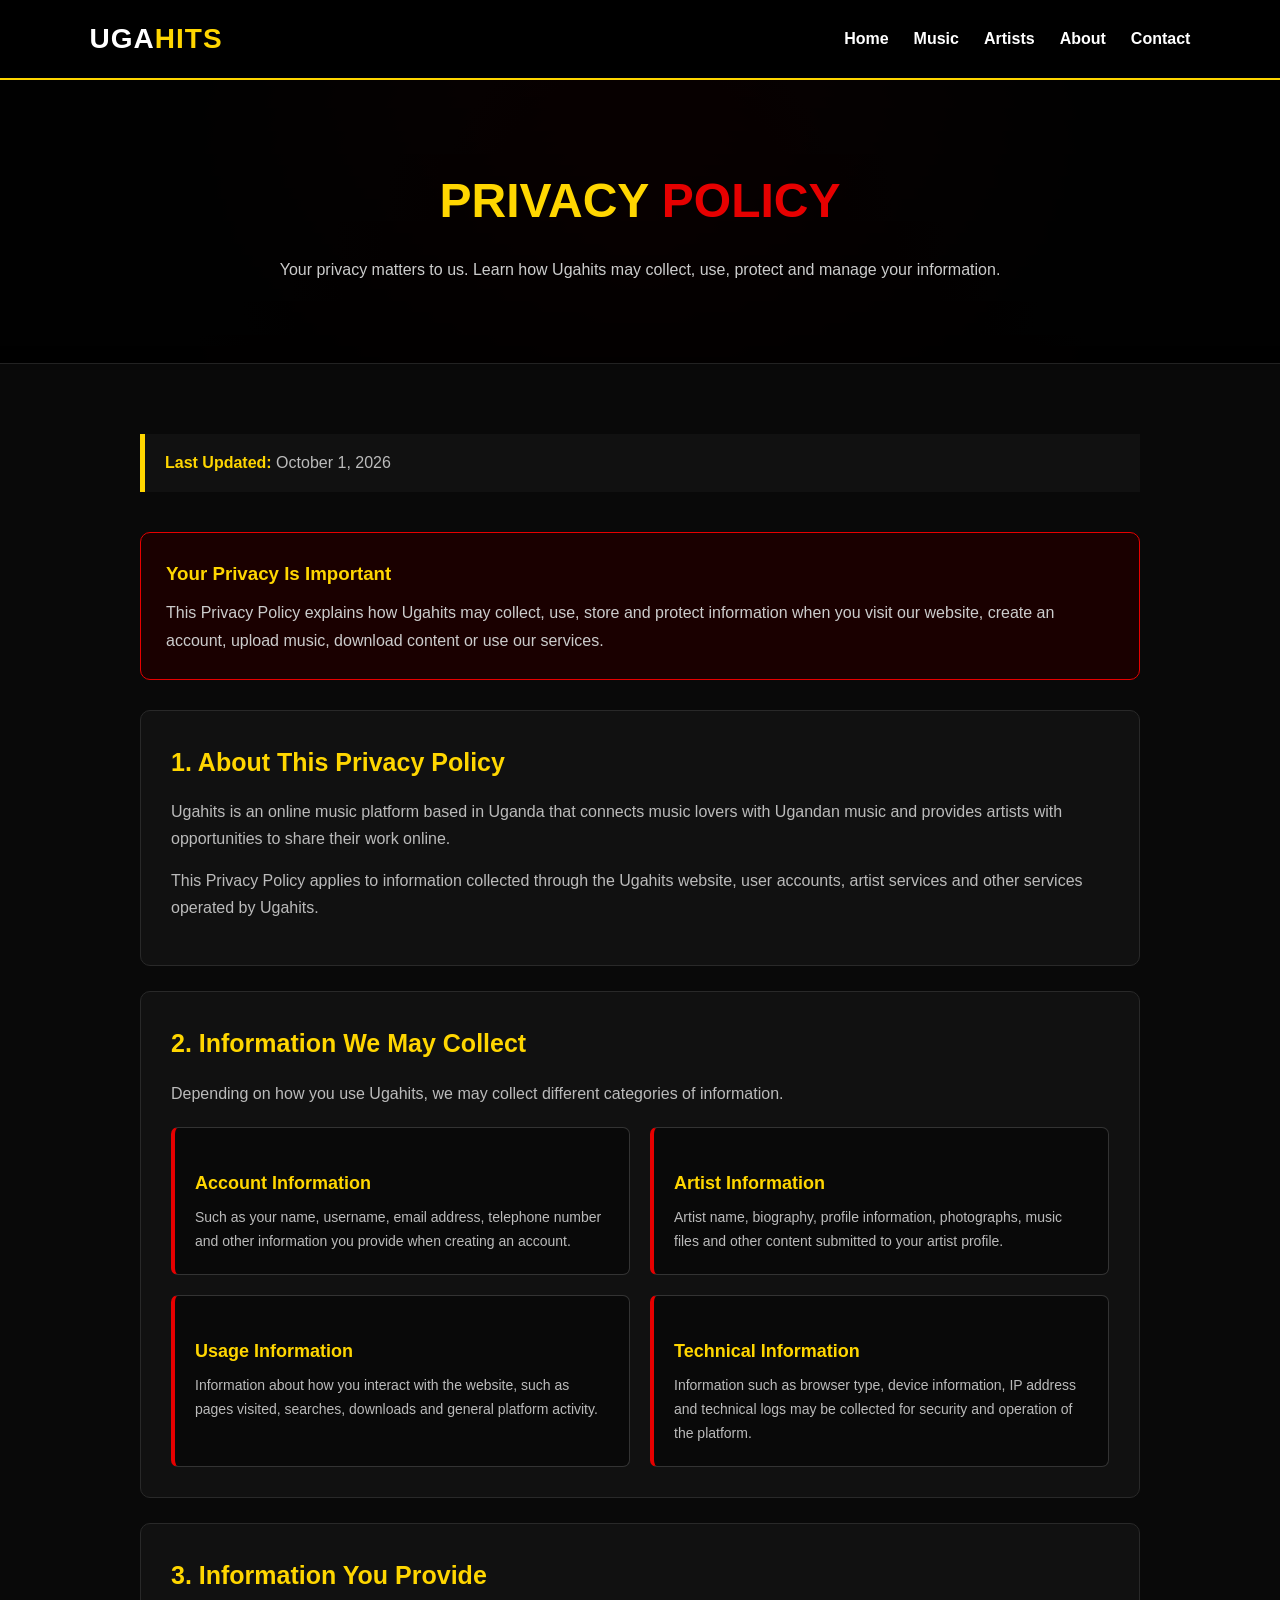
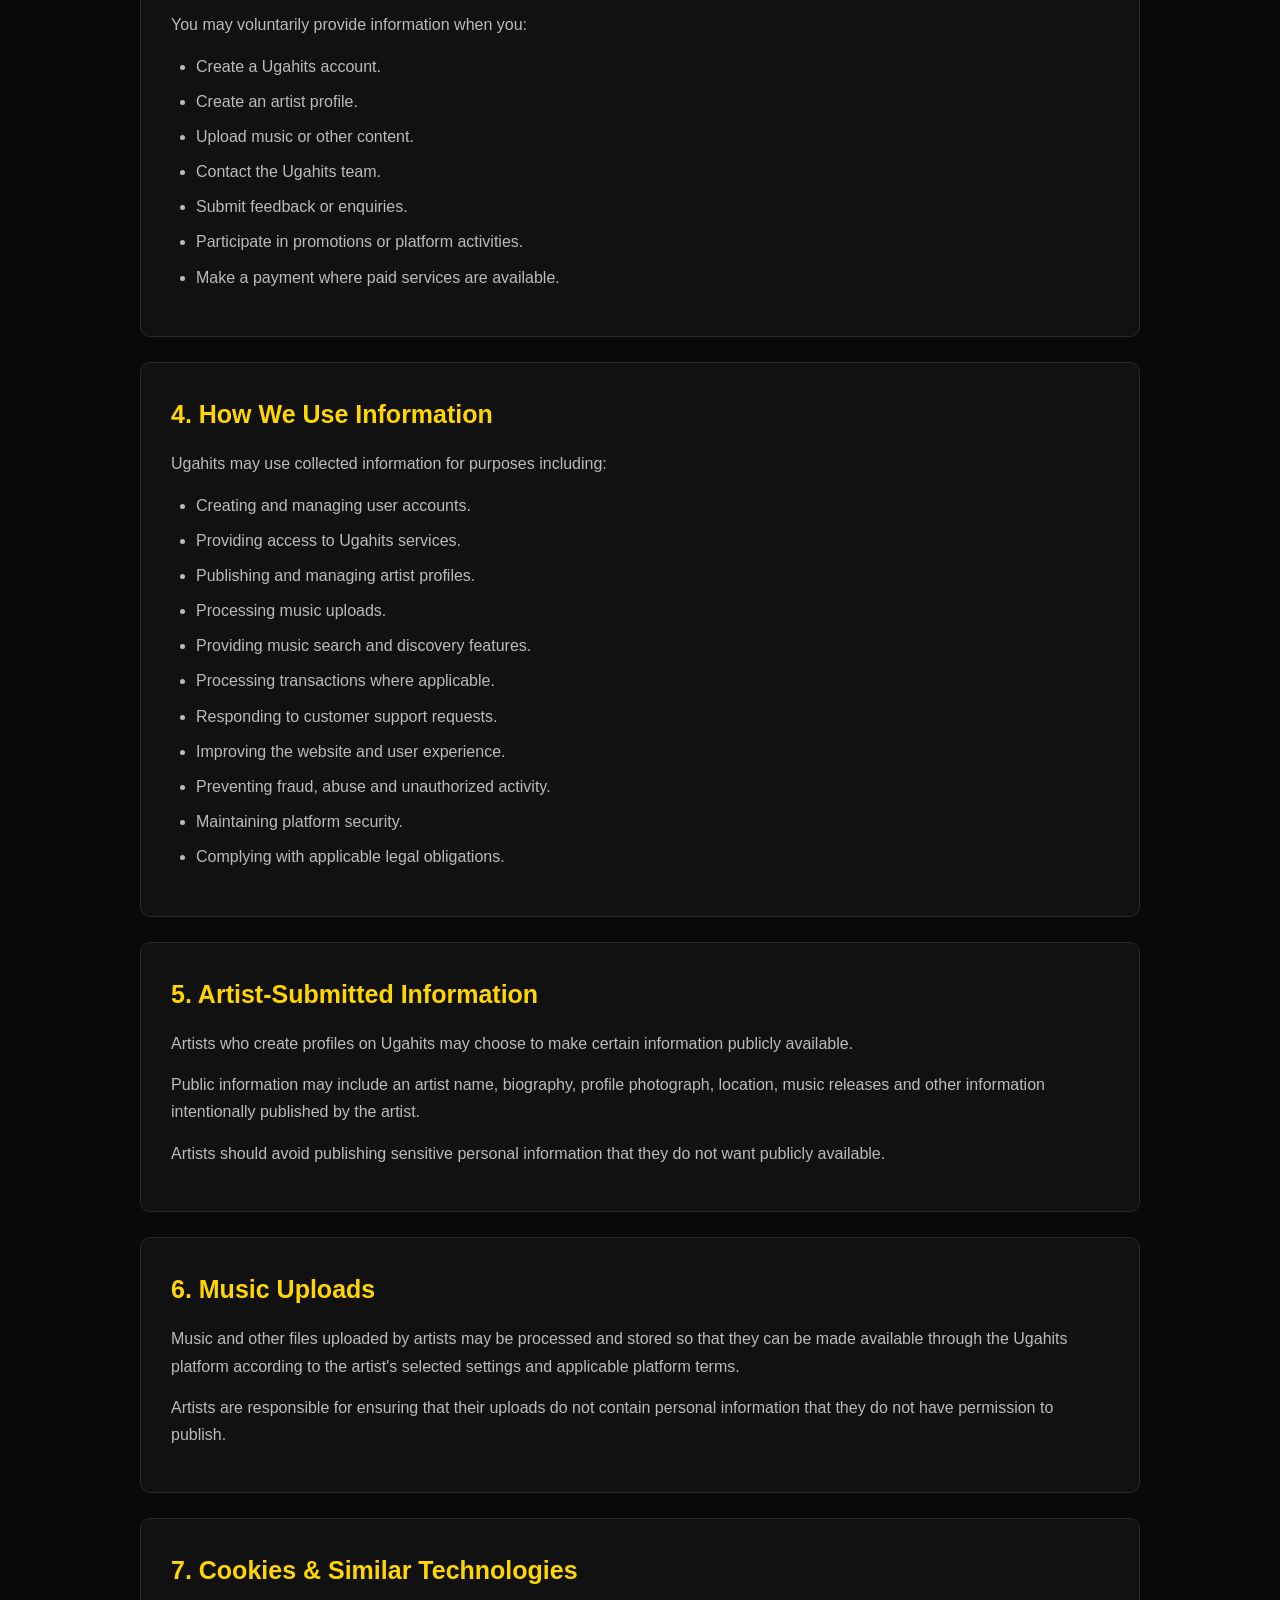
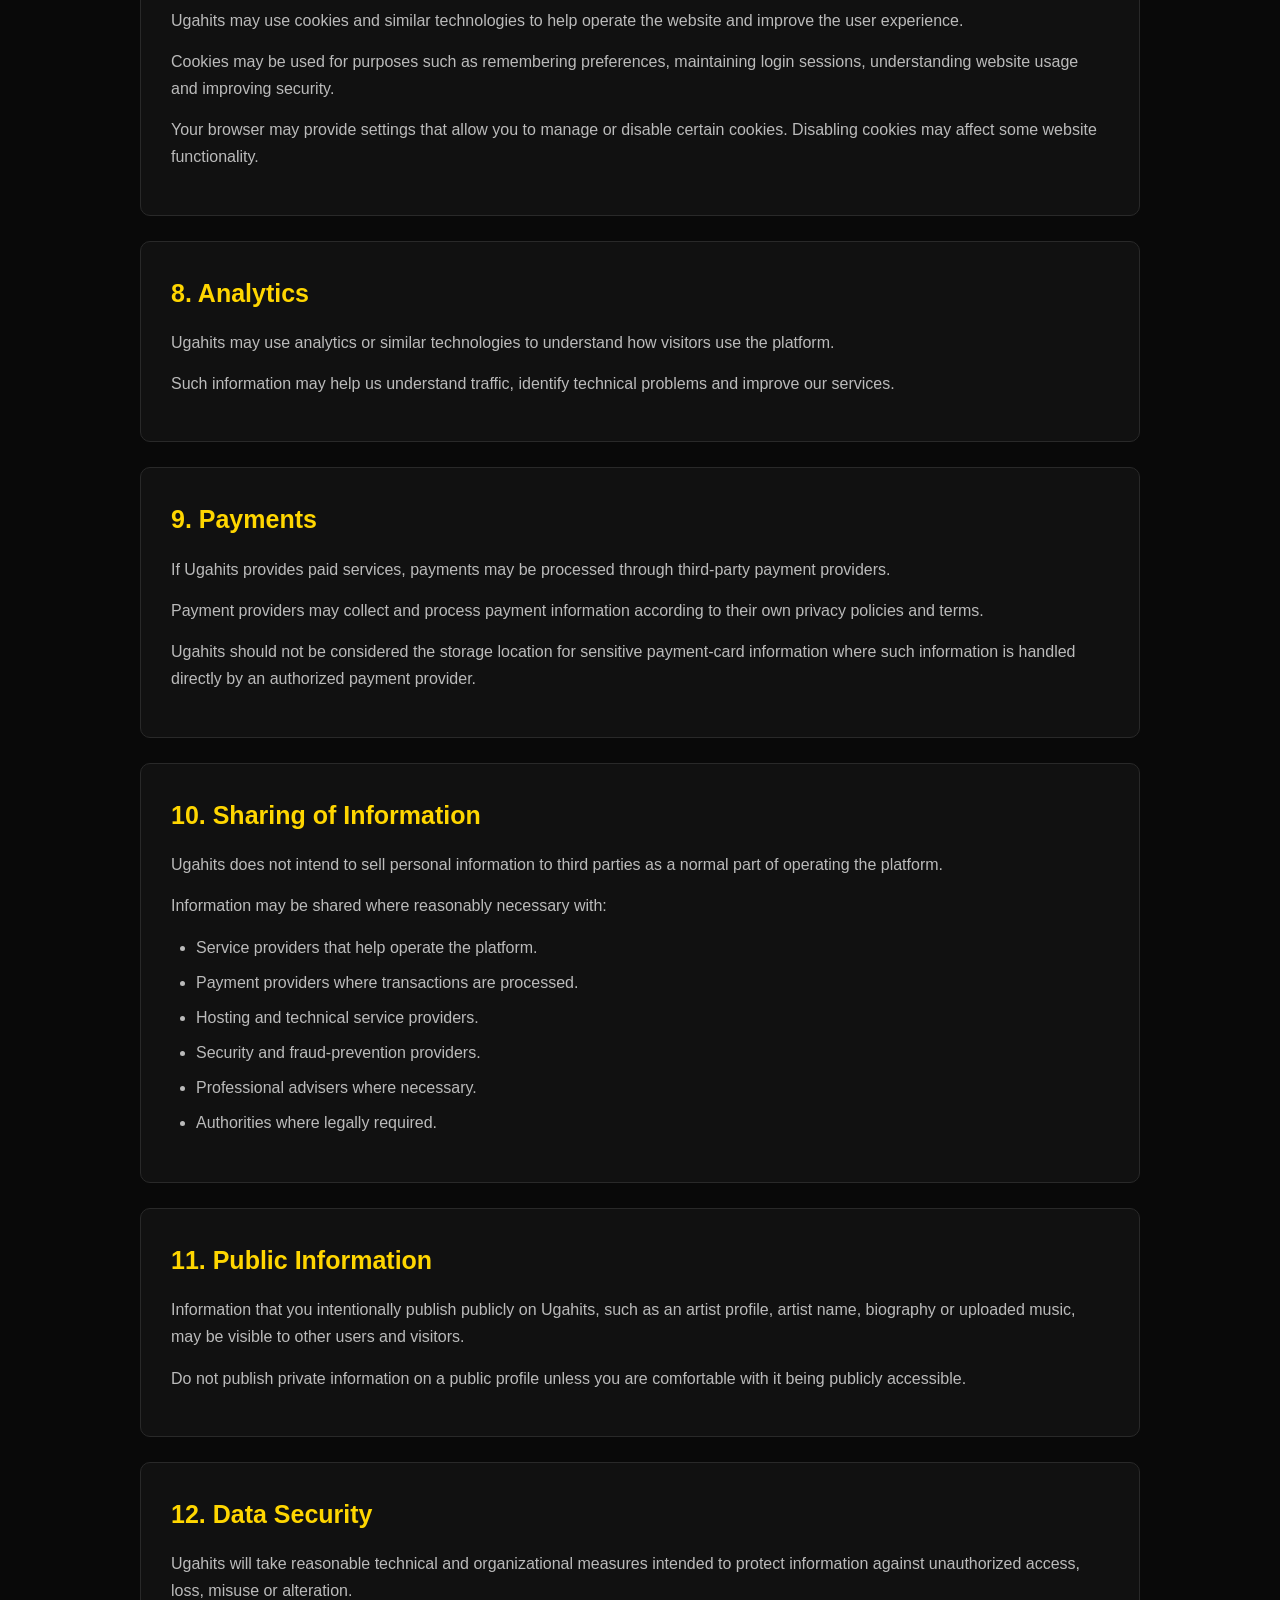
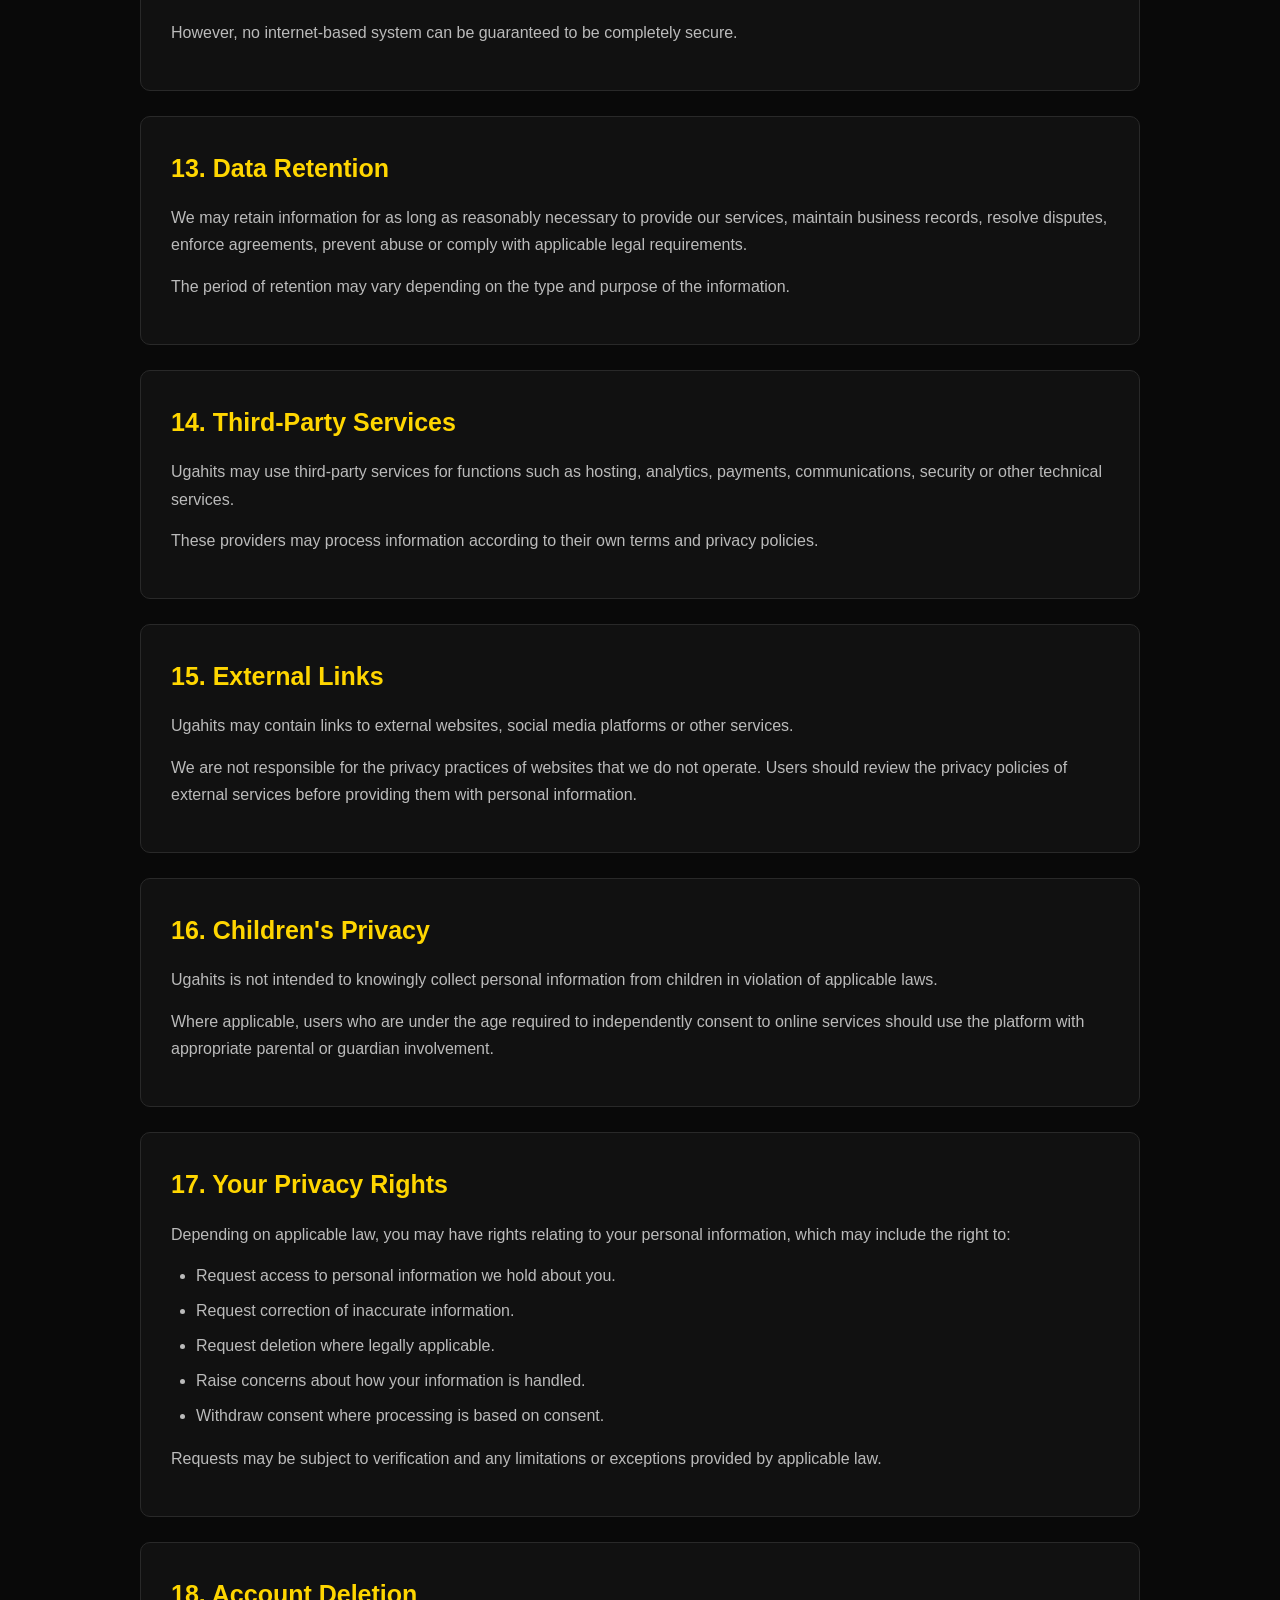
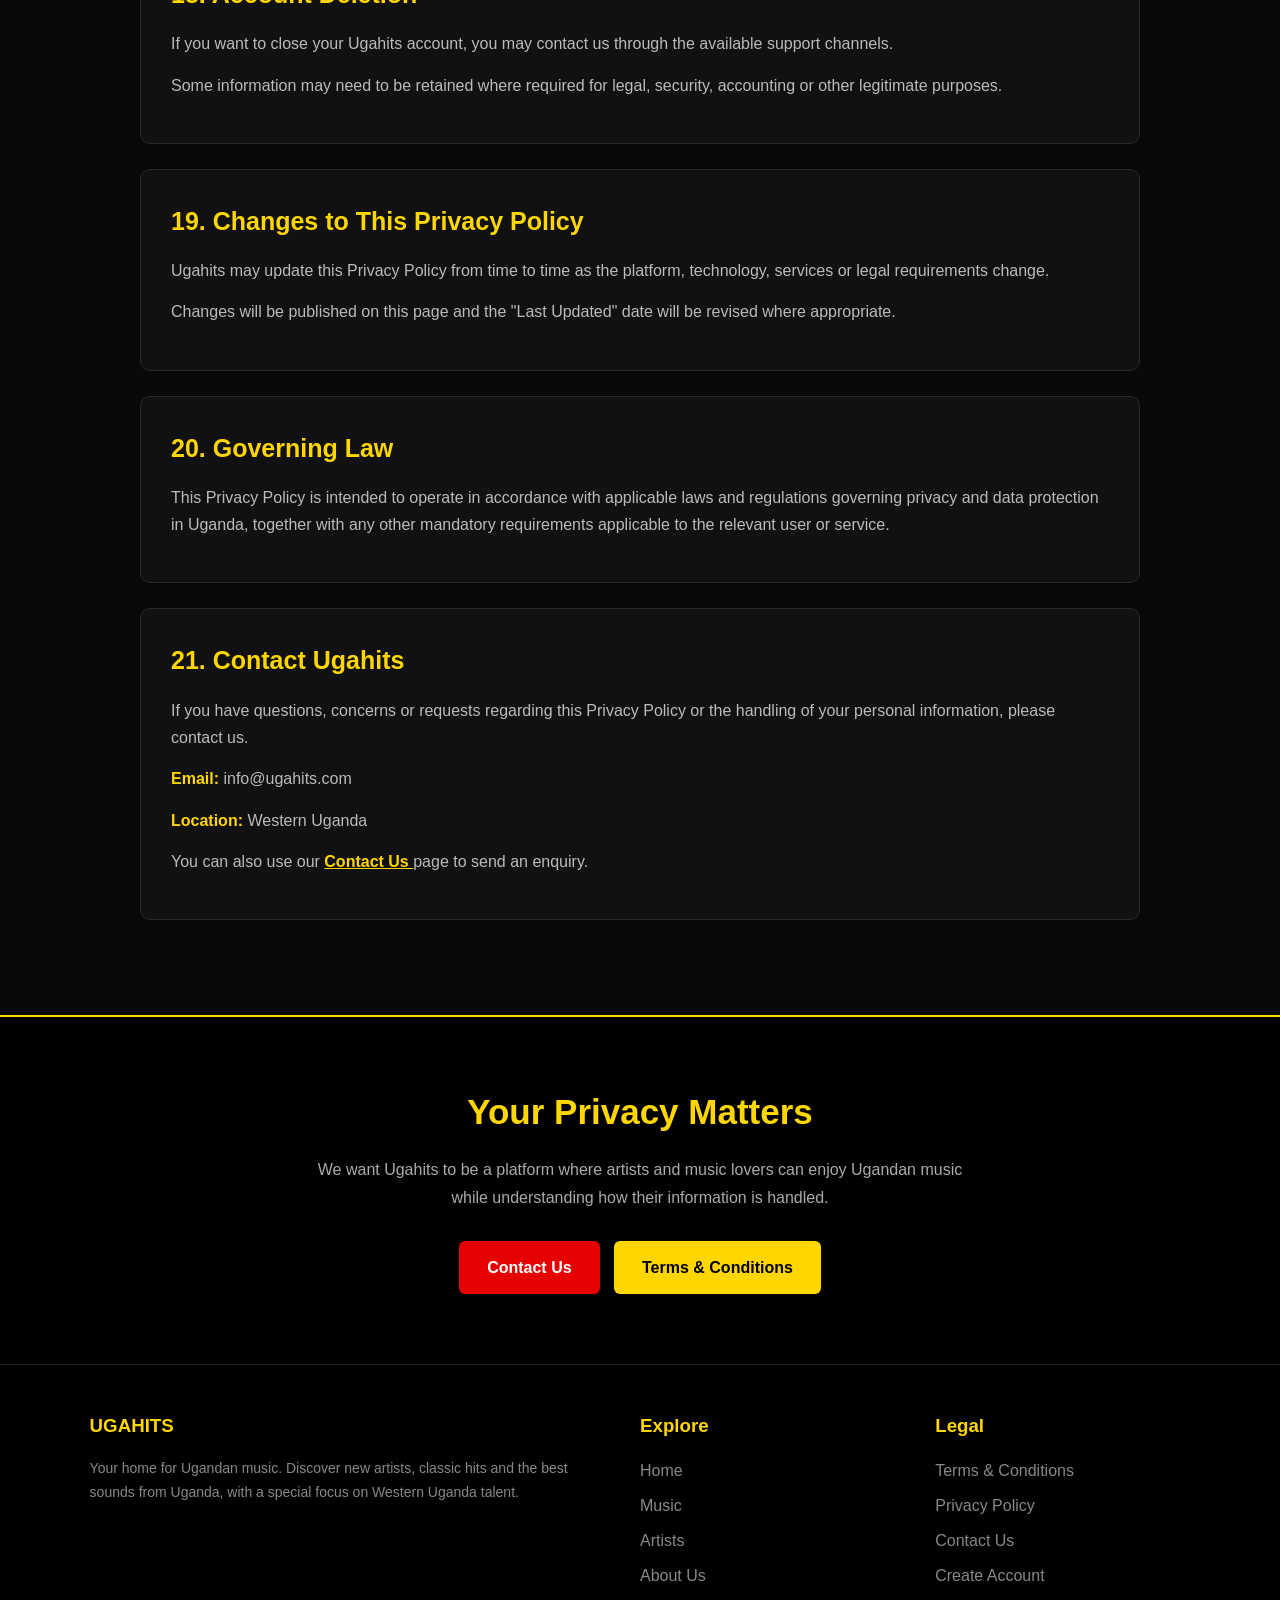
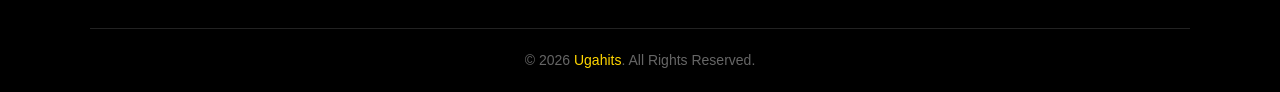
<file: privacy.html>
<!DOCTYPE html>
<html lang="en">
<head>
    <meta charset="UTF-8">
    <meta name="viewport" content="width=device-width, initial-scale=1.0">

    <title>Privacy Policy | Ugahits</title>

    <style>
        * {
            margin: 0;
            padding: 0;
            box-sizing: border-box;
            font-family: Arial, Helvetica, sans-serif;
        }

        body {
            background: #090909;
            color: #fff;
            line-height: 1.7;
        }

        /* HEADER */
        header {
            background: #000;
            border-bottom: 2px solid #ffd600;
            padding: 15px 7%;
            display: flex;
            justify-content: space-between;
            align-items: center;
            position: sticky;
            top: 0;
            z-index: 1000;
        }

        .logo {
            font-size: 28px;
            font-weight: 900;
            color: #fff;
            letter-spacing: 1px;
        }

        .logo span {
            color: #ffd600;
        }

        nav {
            display: flex;
            gap: 25px;
        }

        nav a {
            color: #fff;
            text-decoration: none;
            font-weight: bold;
            transition: .3s;
        }

        nav a:hover,
        nav a.active {
            color: #ffd600;
        }

        /* HERO */
        .hero {
            background:
                linear-gradient(rgba(0,0,0,.85), rgba(0,0,0,.95)),
                radial-gradient(circle at center, #420000, #090909 70%);

            text-align: center;
            padding: 80px 20px;
            border-bottom: 1px solid #222;
        }

        .hero h1 {
            font-size: 48px;
            color: #ffd600;
            text-transform: uppercase;
            margin-bottom: 15px;
        }

        .hero h1 span {
            color: #e60000;
        }

        .hero p {
            color: #ccc;
            max-width: 750px;
            margin: auto;
        }

        /* MAIN */
        .container {
            width: 90%;
            max-width: 1000px;
            margin: auto;
        }

        .privacy-wrapper {
            padding: 70px 0;
        }

        .last-updated {
            background: #111;
            border-left: 5px solid #ffd600;
            padding: 15px 20px;
            margin-bottom: 40px;
            color: #bbb;
        }

        .last-updated strong {
            color: #ffd600;
        }

        /* NOTICE */
        .notice {
            background: #1a0000;
            border: 1px solid #e60000;
            border-radius: 10px;
            padding: 25px;
            margin-bottom: 30px;
        }

        .notice h3 {
            color: #ffd600;
            margin-bottom: 10px;
        }

        .notice p {
            color: #ccc;
        }

        /* SECTIONS */
        .privacy-section {
            background: #111;
            border: 1px solid #292929;
            border-radius: 10px;
            padding: 30px;
            margin-bottom: 25px;
            transition: .3s;
        }

        .privacy-section:hover {
            border-color: #e60000;
        }

        .privacy-section h2 {
            color: #ffd600;
            font-size: 25px;
            margin-bottom: 15px;
        }

        .privacy-section h3 {
            color: #fff;
            font-size: 18px;
            margin: 20px 0 8px;
        }

        .privacy-section p {
            color: #bbb;
            margin-bottom: 14px;
        }

        .privacy-section ul {
            margin: 10px 0 15px 25px;
            color: #bbb;
        }

        .privacy-section li {
            margin-bottom: 8px;
        }

        .highlight {
            color: #ffd600;
            font-weight: bold;
        }

        .red {
            color: #e60000;
            font-weight: bold;
        }

        /* DATA CARDS */
        .data-grid {
            display: grid;
            grid-template-columns: repeat(2, 1fr);
            gap: 20px;
            margin-top: 20px;
        }

        .data-card {
            background: #090909;
            border: 1px solid #333;
            border-left: 4px solid #e60000;
            padding: 20px;
            border-radius: 7px;
        }

        .data-card h3 {
            color: #ffd600;
            margin-bottom: 8px;
        }

        .data-card p {
            margin-bottom: 0;
            font-size: 14px;
        }

        /* CTA */
        .cta {
            text-align: center;
            background: #000;
            border-top: 2px solid #ffd600;
            padding: 65px 20px;
        }

        .cta h2 {
            color: #ffd600;
            font-size: 35px;
            margin-bottom: 15px;
        }

        .cta p {
            color: #aaa;
            max-width: 650px;
            margin: auto auto 25px;
        }

        .btn {
            display: inline-block;
            background: #e60000;
            color: #fff;
            padding: 13px 28px;
            text-decoration: none;
            border-radius: 6px;
            font-weight: bold;
            margin: 5px;
            transition: .3s;
        }

        .btn:hover {
            background: #ffd600;
            color: #000;
        }

        .btn.yellow {
            background: #ffd600;
            color: #000;
        }

        .btn.yellow:hover {
            background: #e60000;
            color: #fff;
        }

        /* FOOTER */
        footer {
            background: #000;
            border-top: 1px solid #222;
            padding: 45px 7% 20px;
        }

        .footer-grid {
            display: grid;
            grid-template-columns: 2fr 1fr 1fr;
            gap: 40px;
            margin-bottom: 30px;
        }

        footer h3 {
            color: #ffd600;
            margin-bottom: 15px;
        }

        footer p {
            color: #888;
            font-size: 14px;
        }

        footer ul {
            list-style: none;
        }

        footer ul li {
            margin-bottom: 8px;
        }

        footer ul li a {
            color: #888;
            text-decoration: none;
            transition: .3s;
        }

        footer ul li a:hover {
            color: #ffd600;
        }

        .copyright {
            border-top: 1px solid #222;
            padding-top: 20px;
            text-align: center;
            color: #666;
            font-size: 14px;
        }

        .copyright span {
            color: #ffd600;
        }

        /* MOBILE */
        @media (max-width: 800px) {

            header {
                flex-direction: column;
                gap: 15px;
            }

            nav {
                flex-wrap: wrap;
                justify-content: center;
                gap: 15px;
            }

            .hero h1 {
                font-size: 36px;
            }

            .data-grid,
            .footer-grid {
                grid-template-columns: 1fr;
            }
        }

        @media (max-width: 500px) {

            .hero h1 {
                font-size: 30px;
            }

            .privacy-section {
                padding: 22px;
            }

            .privacy-section h2 {
                font-size: 21px;
            }

            .cta h2 {
                font-size: 28px;
            }
        }
    </style>
</head>

<body>

    <!-- HEADER -->
    <header>

        <div class="logo">
            UGA<span>HITS</span>
        </div>

        <nav>
            <a href="index.html">Home</a>
            <a href="music.html">Music</a>
            <a href="artists.html">Artists</a>
            <a href="about.html">About</a>
            <a href="contact.html">Contact</a>
        </nav>

    </header>


    <!-- HERO -->
    <section class="hero">

        <h1>Privacy <span>Policy</span></h1>

        <p>
            Your privacy matters to us. Learn how Ugahits may
            collect, use, protect and manage your information.
        </p>

    </section>


    <!-- PRIVACY CONTENT -->
    <main class="privacy-wrapper">

        <div class="container">

            <div class="last-updated">
                <strong>Last Updated:</strong> October 1, 2026
            </div>


            <!-- INTRO NOTICE -->
            <div class="notice">

                <h3>Your Privacy Is Important</h3>

                <p>
                    This Privacy Policy explains how Ugahits may collect,
                    use, store and protect information when you visit our
                    website, create an account, upload music, download
                    content or use our services.
                </p>

            </div>


            <!-- 1 -->
            <section class="privacy-section">

                <h2>1. About This Privacy Policy</h2>

                <p>
                    Ugahits is an online music platform based in Uganda
                    that connects music lovers with Ugandan music and
                    provides artists with opportunities to share their
                    work online.
                </p>

                <p>
                    This Privacy Policy applies to information collected
                    through the Ugahits website, user accounts, artist
                    services and other services operated by Ugahits.
                </p>

            </section>


            <!-- 2 -->
            <section class="privacy-section">

                <h2>2. Information We May Collect</h2>

                <p>
                    Depending on how you use Ugahits, we may collect
                    different categories of information.
                </p>

                <div class="data-grid">

                    <div class="data-card">

                        <h3>Account Information</h3>

                        <p>
                            Such as your name, username, email address,
                            telephone number and other information you
                            provide when creating an account.
                        </p>

                    </div>


                    <div class="data-card">

                        <h3>Artist Information</h3>

                        <p>
                            Artist name, biography, profile information,
                            photographs, music files and other content
                            submitted to your artist profile.
                        </p>

                    </div>


                    <div class="data-card">

                        <h3>Usage Information</h3>

                        <p>
                            Information about how you interact with the
                            website, such as pages visited, searches,
                            downloads and general platform activity.
                        </p>

                    </div>


                    <div class="data-card">

                        <h3>Technical Information</h3>

                        <p>
                            Information such as browser type, device
                            information, IP address and technical logs
                            may be collected for security and operation
                            of the platform.
                        </p>

                    </div>

                </div>

            </section>


            <!-- 3 -->
            <section class="privacy-section">

                <h2>3. Information You Provide</h2>

                <p>
                    You may voluntarily provide information when you:
                </p>

                <ul>
                    <li>Create a Ugahits account.</li>
                    <li>Create an artist profile.</li>
                    <li>Upload music or other content.</li>
                    <li>Contact the Ugahits team.</li>
                    <li>Submit feedback or enquiries.</li>
                    <li>Participate in promotions or platform activities.</li>
                    <li>Make a payment where paid services are available.</li>
                </ul>

            </section>


            <!-- 4 -->
            <section class="privacy-section">

                <h2>4. How We Use Information</h2>

                <p>
                    Ugahits may use collected information for purposes
                    including:
                </p>

                <ul>
                    <li>Creating and managing user accounts.</li>
                    <li>Providing access to Ugahits services.</li>
                    <li>Publishing and managing artist profiles.</li>
                    <li>Processing music uploads.</li>
                    <li>Providing music search and discovery features.</li>
                    <li>Processing transactions where applicable.</li>
                    <li>Responding to customer support requests.</li>
                    <li>Improving the website and user experience.</li>
                    <li>Preventing fraud, abuse and unauthorized activity.</li>
                    <li>Maintaining platform security.</li>
                    <li>Complying with applicable legal obligations.</li>
                </ul>

            </section>


            <!-- 5 -->
            <section class="privacy-section">

                <h2>5. Artist-Submitted Information</h2>

                <p>
                    Artists who create profiles on Ugahits may choose
                    to make certain information publicly available.
                </p>

                <p>
                    Public information may include an artist name,
                    biography, profile photograph, location,
                    music releases and other information intentionally
                    published by the artist.
                </p>

                <p>
                    Artists should avoid publishing sensitive personal
                    information that they do not want publicly available.
                </p>

            </section>


            <!-- 6 -->
            <section class="privacy-section">

                <h2>6. Music Uploads</h2>

                <p>
                    Music and other files uploaded by artists may be
                    processed and stored so that they can be made
                    available through the Ugahits platform according
                    to the artist's selected settings and applicable
                    platform terms.
                </p>

                <p>
                    Artists are responsible for ensuring that their
                    uploads do not contain personal information that
                    they do not have permission to publish.
                </p>

            </section>


            <!-- 7 -->
            <section class="privacy-section">

                <h2>7. Cookies & Similar Technologies</h2>

                <p>
                    Ugahits may use cookies and similar technologies
                    to help operate the website and improve the user
                    experience.
                </p>

                <p>
                    Cookies may be used for purposes such as remembering
                    preferences, maintaining login sessions, understanding
                    website usage and improving security.
                </p>

                <p>
                    Your browser may provide settings that allow you to
                    manage or disable certain cookies. Disabling cookies
                    may affect some website functionality.
                </p>

            </section>


            <!-- 8 -->
            <section class="privacy-section">

                <h2>8. Analytics</h2>

                <p>
                    Ugahits may use analytics or similar technologies
                    to understand how visitors use the platform.
                </p>

                <p>
                    Such information may help us understand traffic,
                    identify technical problems and improve our services.
                </p>

            </section>


            <!-- 9 -->
            <section class="privacy-section">

                <h2>9. Payments</h2>

                <p>
                    If Ugahits provides paid services, payments may be
                    processed through third-party payment providers.
                </p>

                <p>
                    Payment providers may collect and process payment
                    information according to their own privacy policies
                    and terms.
                </p>

                <p>
                    Ugahits should not be considered the storage location
                    for sensitive payment-card information where such
                    information is handled directly by an authorized
                    payment provider.
                </p>

            </section>


            <!-- 10 -->
            <section class="privacy-section">

                <h2>10. Sharing of Information</h2>

                <p>
                    Ugahits does not intend to sell personal information
                    to third parties as a normal part of operating the
                    platform.
                </p>

                <p>
                    Information may be shared where reasonably necessary
                    with:
                </p>

                <ul>
                    <li>Service providers that help operate the platform.</li>
                    <li>Payment providers where transactions are processed.</li>
                    <li>Hosting and technical service providers.</li>
                    <li>Security and fraud-prevention providers.</li>
                    <li>Professional advisers where necessary.</li>
                    <li>Authorities where legally required.</li>
                </ul>

            </section>


            <!-- 11 -->
            <section class="privacy-section">

                <h2>11. Public Information</h2>

                <p>
                    Information that you intentionally publish publicly
                    on Ugahits, such as an artist profile, artist name,
                    biography or uploaded music, may be visible to other
                    users and visitors.
                </p>

                <p>
                    Do not publish private information on a public
                    profile unless you are comfortable with it being
                    publicly accessible.
                </p>

            </section>


            <!-- 12 -->
            <section class="privacy-section">

                <h2>12. Data Security</h2>

                <p>
                    Ugahits will take reasonable technical and
                    organizational measures intended to protect
                    information against unauthorized access, loss,
                    misuse or alteration.
                </p>

                <p>
                    However, no internet-based system can be guaranteed
                    to be completely secure.
                </p>

            </section>


            <!-- 13 -->
            <section class="privacy-section">

                <h2>13. Data Retention</h2>

                <p>
                    We may retain information for as long as reasonably
                    necessary to provide our services, maintain business
                    records, resolve disputes, enforce agreements,
                    prevent abuse or comply with applicable legal
                    requirements.
                </p>

                <p>
                    The period of retention may vary depending on the
                    type and purpose of the information.
                </p>

            </section>


            <!-- 14 -->
            <section class="privacy-section">

                <h2>14. Third-Party Services</h2>

                <p>
                    Ugahits may use third-party services for functions
                    such as hosting, analytics, payments, communications,
                    security or other technical services.
                </p>

                <p>
                    These providers may process information according
                    to their own terms and privacy policies.
                </p>

            </section>


            <!-- 15 -->
            <section class="privacy-section">

                <h2>15. External Links</h2>

                <p>
                    Ugahits may contain links to external websites,
                    social media platforms or other services.
                </p>

                <p>
                    We are not responsible for the privacy practices
                    of websites that we do not operate. Users should
                    review the privacy policies of external services
                    before providing them with personal information.
                </p>

            </section>


            <!-- 16 -->
            <section class="privacy-section">

                <h2>16. Children's Privacy</h2>

                <p>
                    Ugahits is not intended to knowingly collect
                    personal information from children in violation
                    of applicable laws.
                </p>

                <p>
                    Where applicable, users who are under the age
                    required to independently consent to online
                    services should use the platform with appropriate
                    parental or guardian involvement.
                </p>

            </section>


            <!-- 17 -->
            <section class="privacy-section">

                <h2>17. Your Privacy Rights</h2>

                <p>
                    Depending on applicable law, you may have rights
                    relating to your personal information, which may
                    include the right to:
                </p>

                <ul>
                    <li>Request access to personal information we hold about you.</li>
                    <li>Request correction of inaccurate information.</li>
                    <li>Request deletion where legally applicable.</li>
                    <li>Raise concerns about how your information is handled.</li>
                    <li>Withdraw consent where processing is based on consent.</li>
                </ul>

                <p>
                    Requests may be subject to verification and any
                    limitations or exceptions provided by applicable law.
                </p>

            </section>


            <!-- 18 -->
            <section class="privacy-section">

                <h2>18. Account Deletion</h2>

                <p>
                    If you want to close your Ugahits account, you may
                    contact us through the available support channels.
                </p>

                <p>
                    Some information may need to be retained where
                    required for legal, security, accounting or other
                    legitimate purposes.
                </p>

            </section>


            <!-- 19 -->
            <section class="privacy-section">

                <h2>19. Changes to This Privacy Policy</h2>

                <p>
                    Ugahits may update this Privacy Policy from time
                    to time as the platform, technology, services or
                    legal requirements change.
                </p>

                <p>
                    Changes will be published on this page and the
                    "Last Updated" date will be revised where appropriate.
                </p>

            </section>


            <!-- 20 -->
            <section class="privacy-section">

                <h2>20. Governing Law</h2>

                <p>
                    This Privacy Policy is intended to operate in
                    accordance with applicable laws and regulations
                    governing privacy and data protection in Uganda,
                    together with any other mandatory requirements
                    applicable to the relevant user or service.
                </p>

            </section>


            <!-- 21 -->
            <section class="privacy-section">

                <h2>21. Contact Ugahits</h2>

                <p>
                    If you have questions, concerns or requests
                    regarding this Privacy Policy or the handling
                    of your personal information, please contact us.
                </p>

                <p>
                    <span class="highlight">Email:</span>
                    info@ugahits.com
                </p>

                <p>
                    <span class="highlight">Location:</span>
                    Western Uganda
                </p>

                <p>
                    You can also use our
                    <a href="contact.html"
                       style="color:#ffd600; font-weight:bold;">
                        Contact Us
                    </a>
                    page to send an enquiry.
                </p>

            </section>

        </div>

    </main>


    <!-- CTA -->
    <section class="cta">

        <h2>Your Privacy Matters</h2>

        <p>
            We want Ugahits to be a platform where artists and
            music lovers can enjoy Ugandan music while understanding
            how their information is handled.
        </p>

        <a href="contact.html" class="btn">
            Contact Us
        </a>

        <a href="terms.html" class="btn yellow">
            Terms & Conditions
        </a>

    </section>


    <!-- FOOTER -->
    <footer>

        <div class="footer-grid">

            <div>

                <h3>UGAHITS</h3>

                <p>
                    Your home for Ugandan music. Discover new artists,
                    classic hits and the best sounds from Uganda,
                    with a special focus on Western Uganda talent.
                </p>

            </div>


            <div>

                <h3>Explore</h3>

                <ul>

                    <li>
                        <a href="index.html">Home</a>
                    </li>

                    <li>
                        <a href="music.html">Music</a>
                    </li>

                    <li>
                        <a href="artists.html">Artists</a>
                    </li>

                    <li>
                        <a href="about.html">About Us</a>
                    </li>

                </ul>

            </div>


            <div>

                <h3>Legal</h3>

                <ul>

                    <li>
                        <a href="terms.html">
                            Terms & Conditions
                        </a>
                    </li>

                    <li>
                        <a href="privacy.html">
                            Privacy Policy
                        </a>
                    </li>

                    <li>
                        <a href="contact.html">
                            Contact Us
                        </a>
                    </li>

                    <li>
                        <a href="register.html">
                            Create Account
                        </a>
                    </li>

                </ul>

            </div>

        </div>


        <div class="copyright">

            © 2026 <span>Ugahits</span>.
            All Rights Reserved.

        </div>

    </footer>

</body>
</html>
</file>
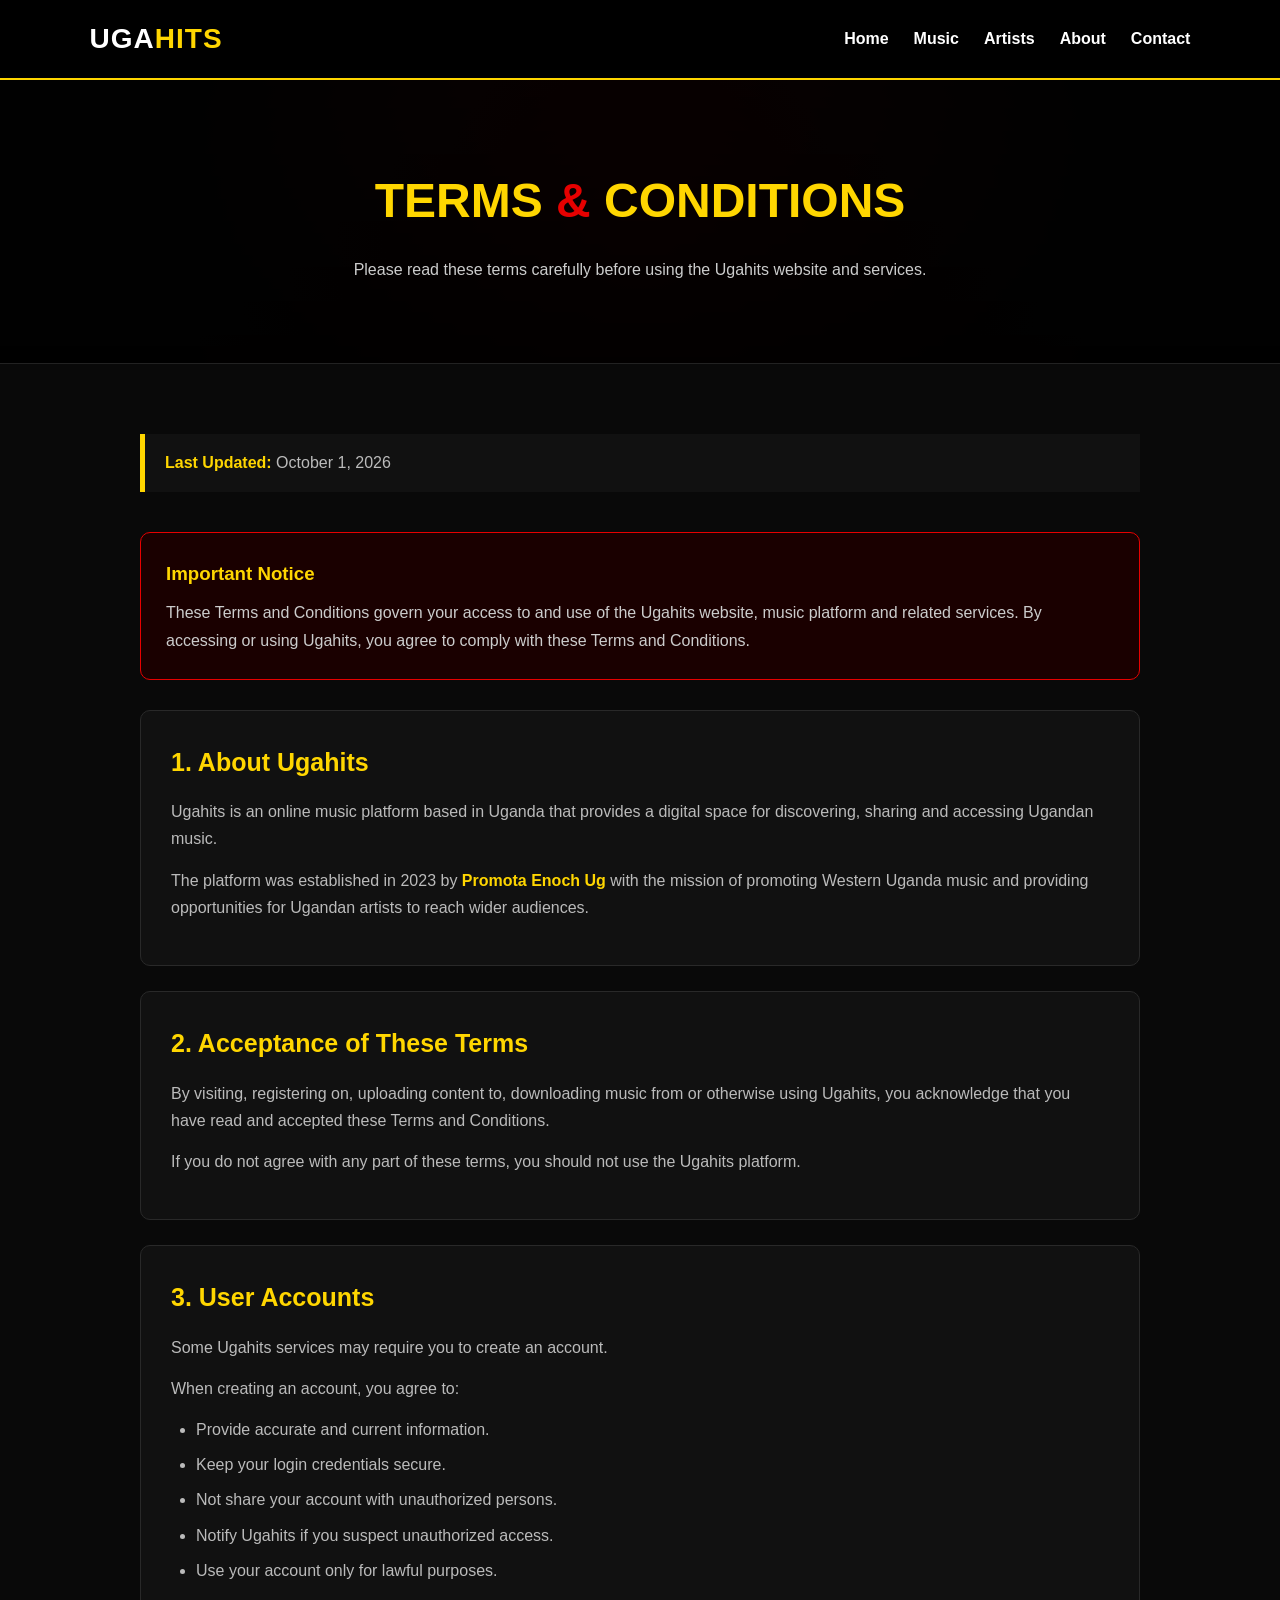
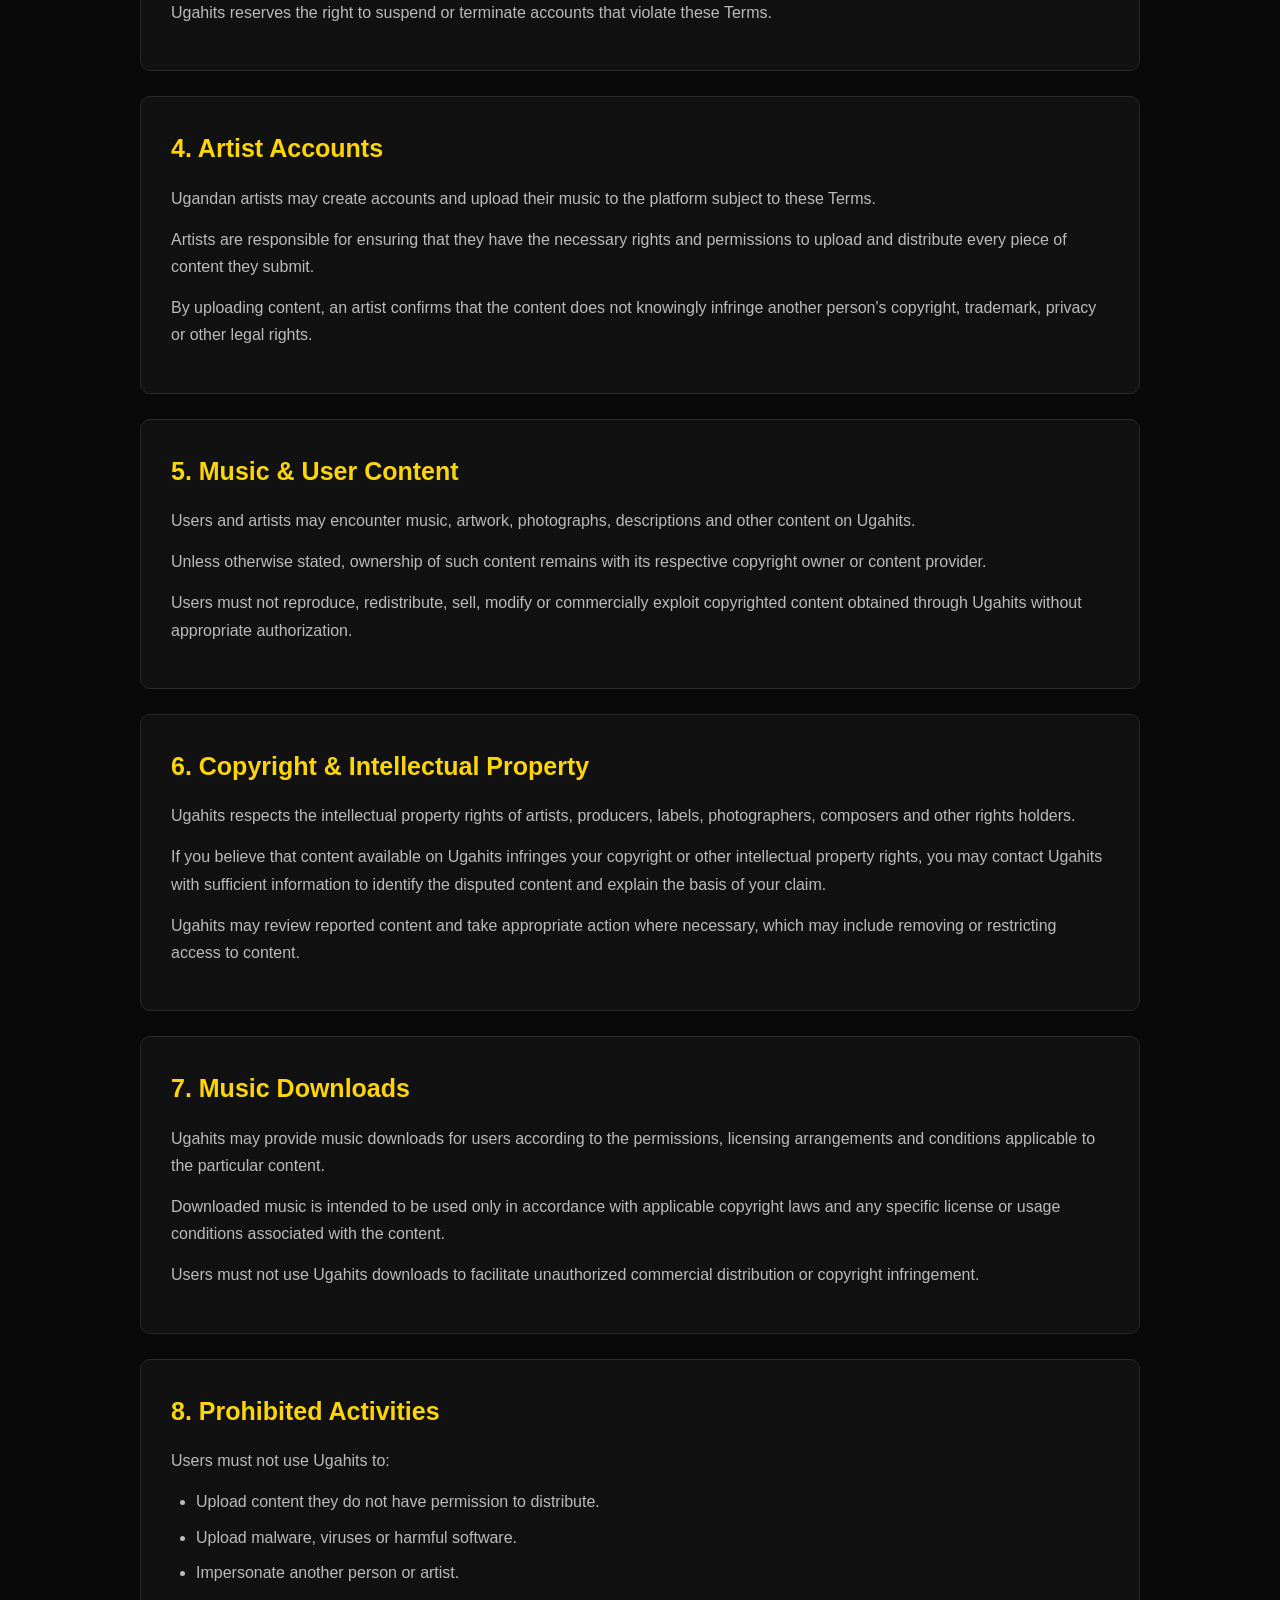
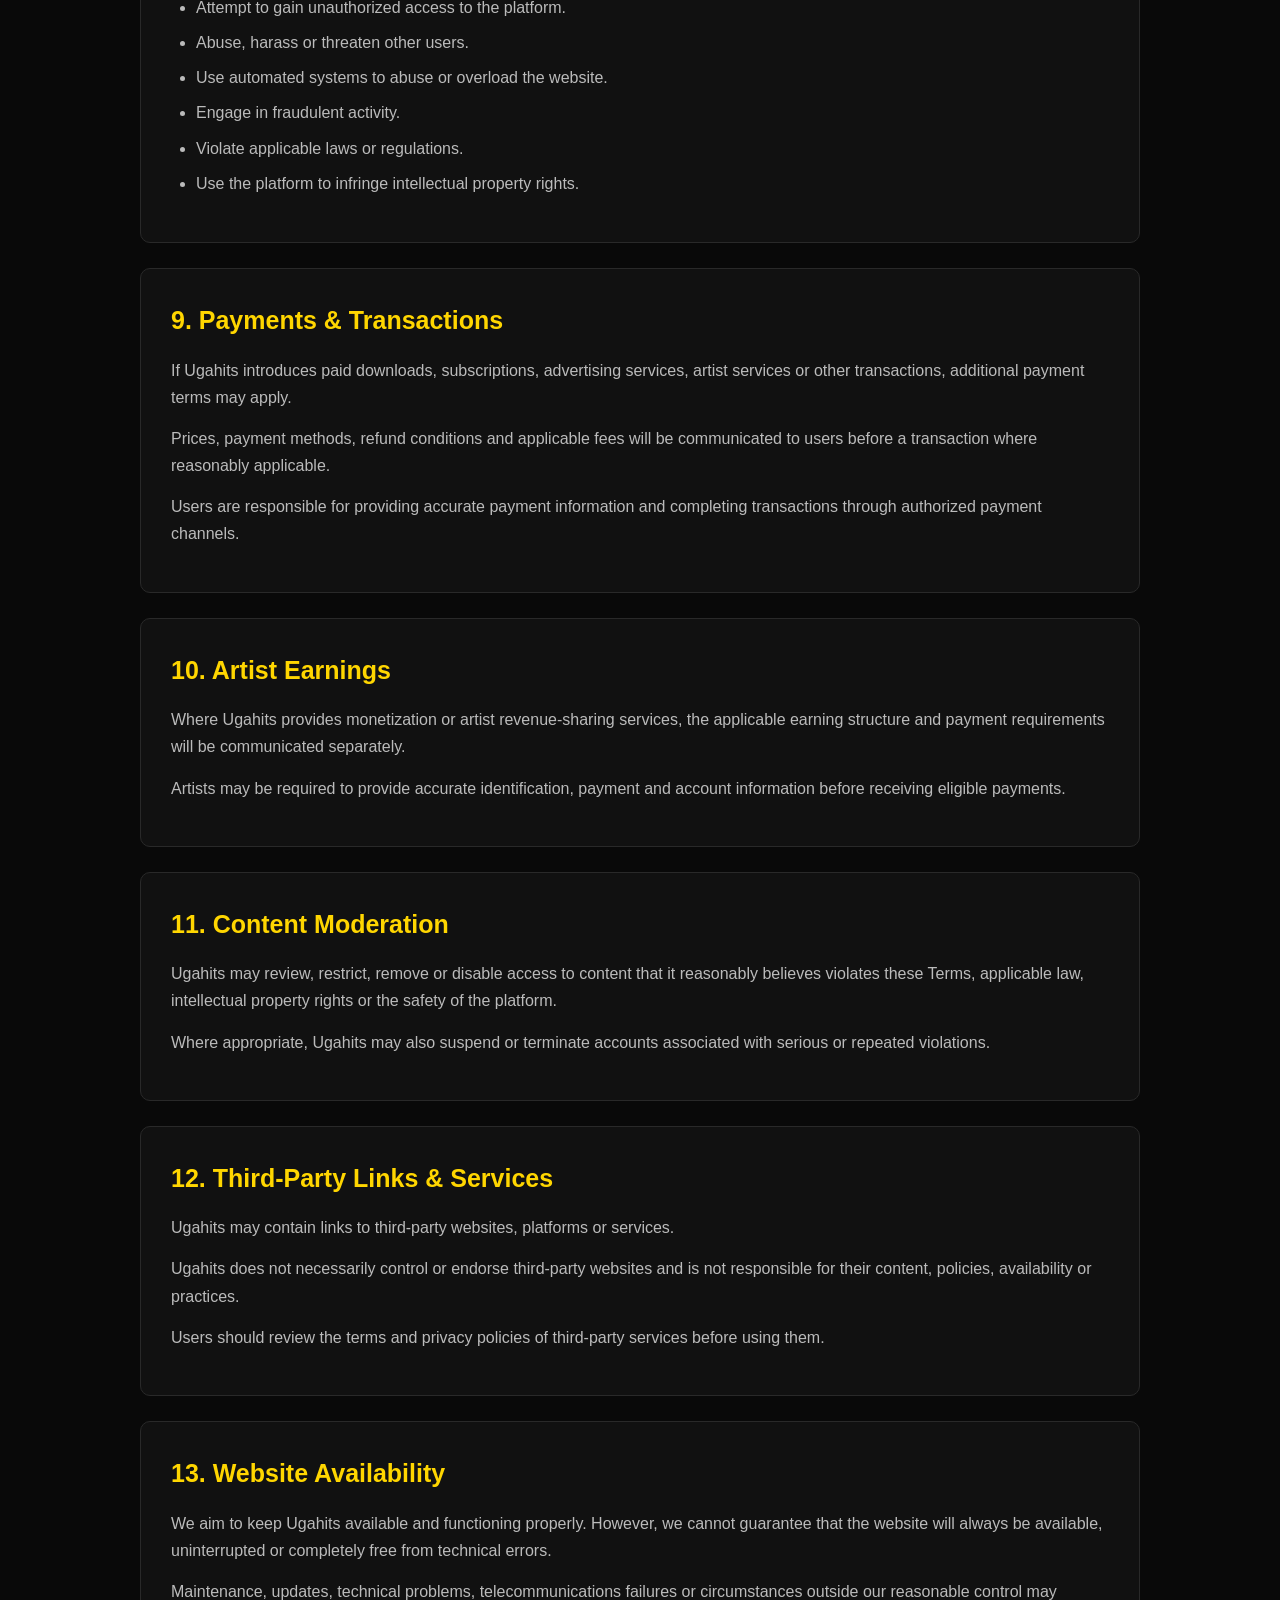
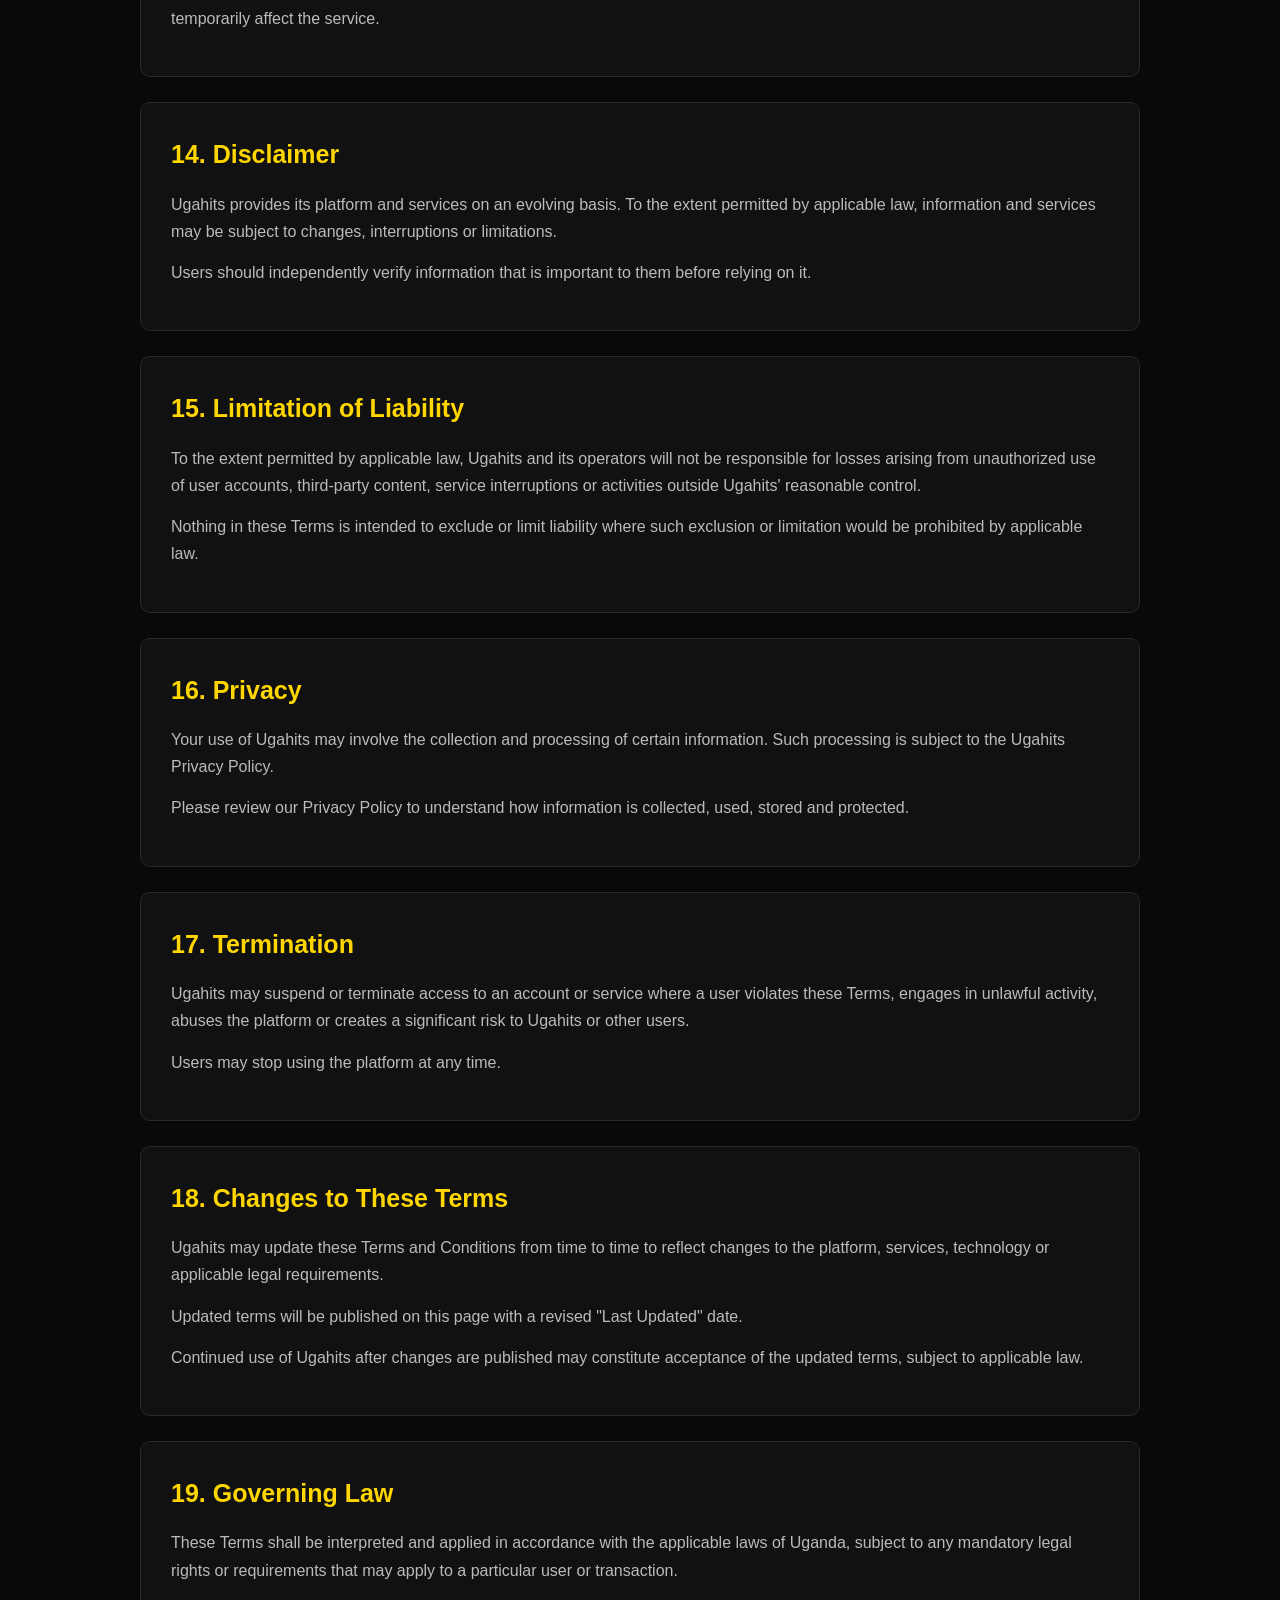
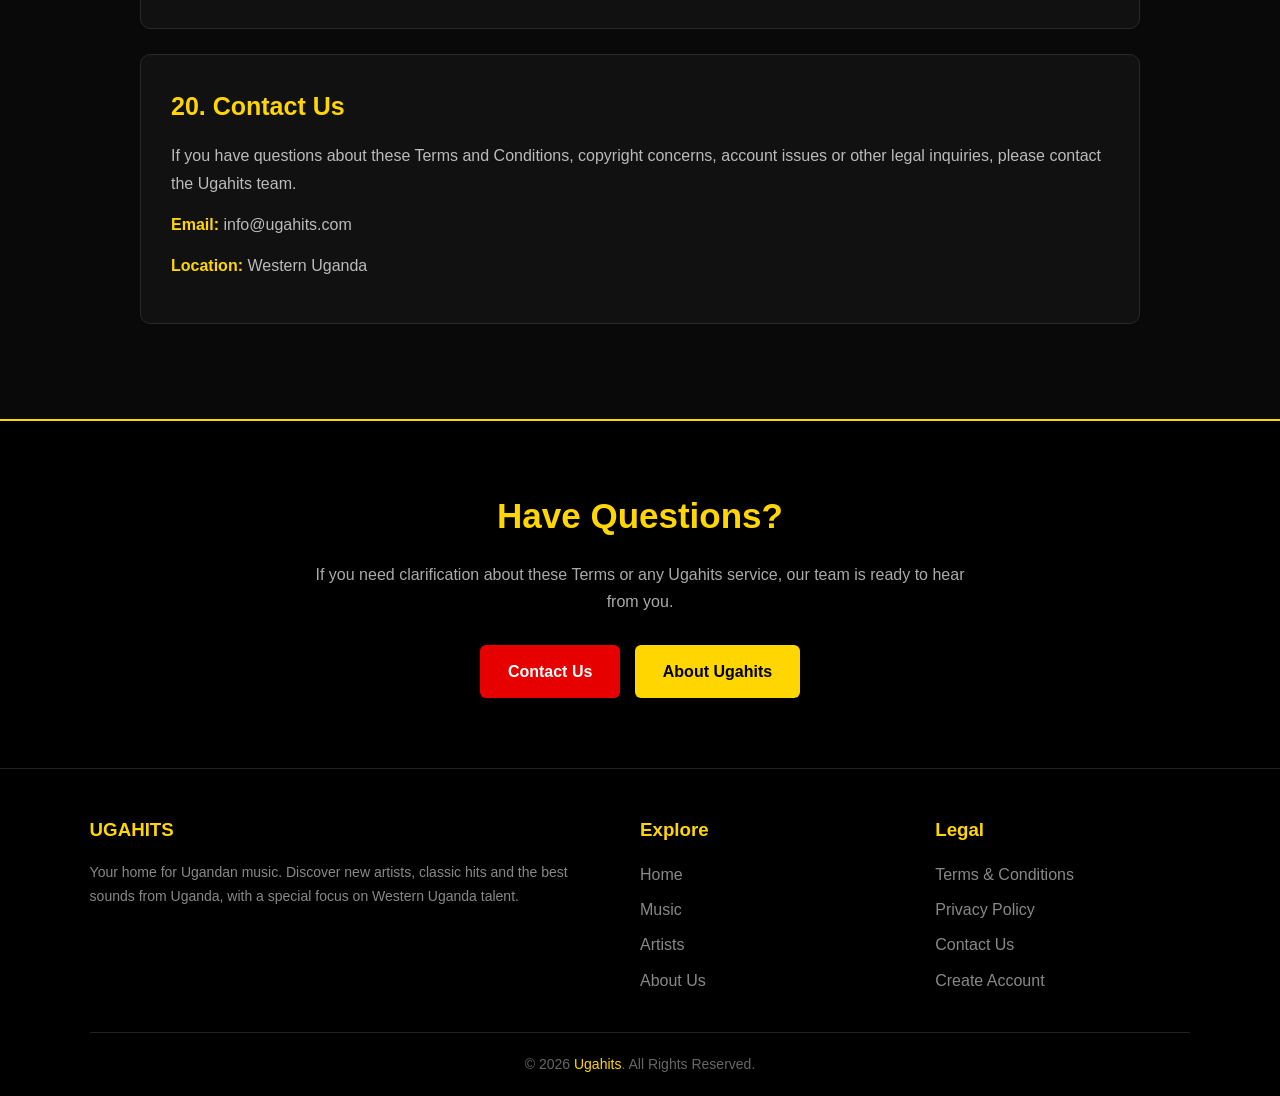
<file: terms.html>
<!DOCTYPE html>
<html lang="en">
<head>
    <meta charset="UTF-8">
    <meta name="viewport" content="width=device-width, initial-scale=1.0">

    <title>Terms & Conditions | Ugahits</title>

    <style>
        * {
            margin: 0;
            padding: 0;
            box-sizing: border-box;
            font-family: Arial, Helvetica, sans-serif;
        }

        body {
            background: #090909;
            color: #fff;
            line-height: 1.7;
        }

        /* HEADER */
        header {
            background: #000;
            border-bottom: 2px solid #ffd600;
            padding: 15px 7%;
            display: flex;
            justify-content: space-between;
            align-items: center;
            position: sticky;
            top: 0;
            z-index: 1000;
        }

        .logo {
            font-size: 28px;
            font-weight: 900;
            color: #fff;
            letter-spacing: 1px;
        }

        .logo span {
            color: #ffd600;
        }

        nav {
            display: flex;
            gap: 25px;
        }

        nav a {
            color: #fff;
            text-decoration: none;
            font-weight: bold;
            transition: .3s;
        }

        nav a:hover,
        nav a.active {
            color: #ffd600;
        }

        /* HERO */
        .hero {
            background:
                linear-gradient(rgba(0,0,0,.85), rgba(0,0,0,.95)),
                radial-gradient(circle at center, #420000, #090909 70%);

            text-align: center;
            padding: 80px 20px;
            border-bottom: 1px solid #222;
        }

        .hero h1 {
            font-size: 48px;
            color: #ffd600;
            text-transform: uppercase;
            margin-bottom: 15px;
        }

        .hero h1 span {
            color: #e60000;
        }

        .hero p {
            color: #ccc;
            max-width: 750px;
            margin: auto;
        }

        /* MAIN */
        .container {
            width: 90%;
            max-width: 1000px;
            margin: auto;
        }

        .terms-wrapper {
            padding: 70px 0;
        }

        .last-updated {
            background: #111;
            border-left: 5px solid #ffd600;
            padding: 15px 20px;
            margin-bottom: 40px;
            color: #bbb;
        }

        .last-updated strong {
            color: #ffd600;
        }

        /* TERMS SECTIONS */
        .terms-section {
            background: #111;
            border: 1px solid #292929;
            border-radius: 10px;
            padding: 30px;
            margin-bottom: 25px;
            transition: .3s;
        }

        .terms-section:hover {
            border-color: #e60000;
        }

        .terms-section h2 {
            color: #ffd600;
            font-size: 25px;
            margin-bottom: 15px;
        }

        .terms-section h3 {
            color: #fff;
            font-size: 18px;
            margin: 20px 0 8px;
        }

        .terms-section p {
            color: #bbb;
            margin-bottom: 14px;
        }

        .terms-section ul {
            margin: 10px 0 15px 25px;
            color: #bbb;
        }

        .terms-section li {
            margin-bottom: 8px;
        }

        .highlight {
            color: #ffd600;
            font-weight: bold;
        }

        .red {
            color: #e60000;
            font-weight: bold;
        }

        /* IMPORTANT NOTICE */
        .notice {
            background: #1a0000;
            border: 1px solid #e60000;
            border-radius: 10px;
            padding: 25px;
            margin-bottom: 30px;
        }

        .notice h3 {
            color: #ffd600;
            margin-bottom: 10px;
        }

        .notice p {
            color: #ccc;
        }

        /* CTA */
        .cta {
            text-align: center;
            background: #000;
            border-top: 2px solid #ffd600;
            padding: 65px 20px;
        }

        .cta h2 {
            color: #ffd600;
            font-size: 35px;
            margin-bottom: 15px;
        }

        .cta p {
            color: #aaa;
            max-width: 650px;
            margin: auto auto 25px;
        }

        .btn {
            display: inline-block;
            background: #e60000;
            color: #fff;
            padding: 13px 28px;
            text-decoration: none;
            border-radius: 6px;
            font-weight: bold;
            margin: 5px;
            transition: .3s;
        }

        .btn:hover {
            background: #ffd600;
            color: #000;
        }

        .btn.yellow {
            background: #ffd600;
            color: #000;
        }

        .btn.yellow:hover {
            background: #e60000;
            color: #fff;
        }

        /* FOOTER */
        footer {
            background: #000;
            border-top: 1px solid #222;
            padding: 45px 7% 20px;
        }

        .footer-grid {
            display: grid;
            grid-template-columns: 2fr 1fr 1fr;
            gap: 40px;
            margin-bottom: 30px;
        }

        footer h3 {
            color: #ffd600;
            margin-bottom: 15px;
        }

        footer p {
            color: #888;
            font-size: 14px;
        }

        footer ul {
            list-style: none;
        }

        footer ul li {
            margin-bottom: 8px;
        }

        footer ul li a {
            color: #888;
            text-decoration: none;
            transition: .3s;
        }

        footer ul li a:hover {
            color: #ffd600;
        }

        .copyright {
            border-top: 1px solid #222;
            padding-top: 20px;
            text-align: center;
            color: #666;
            font-size: 14px;
        }

        .copyright span {
            color: #ffd600;
        }

        /* MOBILE */
        @media (max-width: 800px) {

            header {
                flex-direction: column;
                gap: 15px;
            }

            nav {
                flex-wrap: wrap;
                justify-content: center;
                gap: 15px;
            }

            .hero h1 {
                font-size: 36px;
            }

            .footer-grid {
                grid-template-columns: 1fr;
            }
        }

        @media (max-width: 500px) {

            .hero h1 {
                font-size: 30px;
            }

            .terms-section {
                padding: 22px;
            }

            .terms-section h2 {
                font-size: 21px;
            }

            .cta h2 {
                font-size: 28px;
            }
        }
    </style>
</head>

<body>

    <!-- HEADER -->
    <header>

        <div class="logo">
            UGA<span>HITS</span>
        </div>

        <nav>
            <a href="index.html">Home</a>
            <a href="music.html">Music</a>
            <a href="artists.html">Artists</a>
            <a href="about.html">About</a>
            <a href="contact.html">Contact</a>
        </nav>

    </header>


    <!-- HERO -->
    <section class="hero">

        <h1>Terms <span>&</span> Conditions</h1>

        <p>
            Please read these terms carefully before using the
            Ugahits website and services.
        </p>

    </section>


    <!-- TERMS -->
    <main class="terms-wrapper">

        <div class="container">

            <div class="last-updated">
                <strong>Last Updated:</strong> October 1, 2026
            </div>


            <!-- INTRO -->
            <div class="notice">

                <h3>Important Notice</h3>

                <p>
                    These Terms and Conditions govern your access to and
                    use of the Ugahits website, music platform and related
                    services. By accessing or using Ugahits, you agree to
                    comply with these Terms and Conditions.
                </p>

            </div>


            <!-- 1 -->
            <section class="terms-section">

                <h2>1. About Ugahits</h2>

                <p>
                    Ugahits is an online music platform based in Uganda
                    that provides a digital space for discovering,
                    sharing and accessing Ugandan music.
                </p>

                <p>
                    The platform was established in 2023 by
                    <span class="highlight">Promota Enoch Ug</span>
                    with the mission of promoting Western Uganda music
                    and providing opportunities for Ugandan artists
                    to reach wider audiences.
                </p>

            </section>


            <!-- 2 -->
            <section class="terms-section">

                <h2>2. Acceptance of These Terms</h2>

                <p>
                    By visiting, registering on, uploading content to,
                    downloading music from or otherwise using Ugahits,
                    you acknowledge that you have read and accepted
                    these Terms and Conditions.
                </p>

                <p>
                    If you do not agree with any part of these terms,
                    you should not use the Ugahits platform.
                </p>

            </section>


            <!-- 3 -->
            <section class="terms-section">

                <h2>3. User Accounts</h2>

                <p>
                    Some Ugahits services may require you to create
                    an account.
                </p>

                <p>When creating an account, you agree to:</p>

                <ul>
                    <li>Provide accurate and current information.</li>
                    <li>Keep your login credentials secure.</li>
                    <li>Not share your account with unauthorized persons.</li>
                    <li>Notify Ugahits if you suspect unauthorized access.</li>
                    <li>Use your account only for lawful purposes.</li>
                </ul>

                <p>
                    Ugahits reserves the right to suspend or terminate
                    accounts that violate these Terms.
                </p>

            </section>


            <!-- 4 -->
            <section class="terms-section">

                <h2>4. Artist Accounts</h2>

                <p>
                    Ugandan artists may create accounts and upload
                    their music to the platform subject to these Terms.
                </p>

                <p>
                    Artists are responsible for ensuring that they have
                    the necessary rights and permissions to upload and
                    distribute every piece of content they submit.
                </p>

                <p>
                    By uploading content, an artist confirms that the
                    content does not knowingly infringe another person's
                    copyright, trademark, privacy or other legal rights.
                </p>

            </section>


            <!-- 5 -->
            <section class="terms-section">

                <h2>5. Music & User Content</h2>

                <p>
                    Users and artists may encounter music, artwork,
                    photographs, descriptions and other content on
                    Ugahits.
                </p>

                <p>
                    Unless otherwise stated, ownership of such content
                    remains with its respective copyright owner or
                    content provider.
                </p>

                <p>
                    Users must not reproduce, redistribute, sell,
                    modify or commercially exploit copyrighted content
                    obtained through Ugahits without appropriate
                    authorization.
                </p>

            </section>


            <!-- 6 -->
            <section class="terms-section">

                <h2>6. Copyright & Intellectual Property</h2>

                <p>
                    Ugahits respects the intellectual property rights
                    of artists, producers, labels, photographers,
                    composers and other rights holders.
                </p>

                <p>
                    If you believe that content available on Ugahits
                    infringes your copyright or other intellectual
                    property rights, you may contact Ugahits with
                    sufficient information to identify the disputed
                    content and explain the basis of your claim.
                </p>

                <p>
                    Ugahits may review reported content and take
                    appropriate action where necessary, which may
                    include removing or restricting access to content.
                </p>

            </section>


            <!-- 7 -->
            <section class="terms-section">

                <h2>7. Music Downloads</h2>

                <p>
                    Ugahits may provide music downloads for users
                    according to the permissions, licensing arrangements
                    and conditions applicable to the particular content.
                </p>

                <p>
                    Downloaded music is intended to be used only in
                    accordance with applicable copyright laws and any
                    specific license or usage conditions associated
                    with the content.
                </p>

                <p>
                    Users must not use Ugahits downloads to facilitate
                    unauthorized commercial distribution or copyright
                    infringement.
                </p>

            </section>


            <!-- 8 -->
            <section class="terms-section">

                <h2>8. Prohibited Activities</h2>

                <p>
                    Users must not use Ugahits to:
                </p>

                <ul>
                    <li>Upload content they do not have permission to distribute.</li>
                    <li>Upload malware, viruses or harmful software.</li>
                    <li>Impersonate another person or artist.</li>
                    <li>Attempt to gain unauthorized access to the platform.</li>
                    <li>Abuse, harass or threaten other users.</li>
                    <li>Use automated systems to abuse or overload the website.</li>
                    <li>Engage in fraudulent activity.</li>
                    <li>Violate applicable laws or regulations.</li>
                    <li>Use the platform to infringe intellectual property rights.</li>
                </ul>

            </section>


            <!-- 9 -->
            <section class="terms-section">

                <h2>9. Payments & Transactions</h2>

                <p>
                    If Ugahits introduces paid downloads, subscriptions,
                    advertising services, artist services or other
                    transactions, additional payment terms may apply.
                </p>

                <p>
                    Prices, payment methods, refund conditions and
                    applicable fees will be communicated to users
                    before a transaction where reasonably applicable.
                </p>

                <p>
                    Users are responsible for providing accurate payment
                    information and completing transactions through
                    authorized payment channels.
                </p>

            </section>


            <!-- 10 -->
            <section class="terms-section">

                <h2>10. Artist Earnings</h2>

                <p>
                    Where Ugahits provides monetization or artist
                    revenue-sharing services, the applicable earning
                    structure and payment requirements will be
                    communicated separately.
                </p>

                <p>
                    Artists may be required to provide accurate
                    identification, payment and account information
                    before receiving eligible payments.
                </p>

            </section>


            <!-- 11 -->
            <section class="terms-section">

                <h2>11. Content Moderation</h2>

                <p>
                    Ugahits may review, restrict, remove or disable
                    access to content that it reasonably believes
                    violates these Terms, applicable law, intellectual
                    property rights or the safety of the platform.
                </p>

                <p>
                    Where appropriate, Ugahits may also suspend or
                    terminate accounts associated with serious or
                    repeated violations.
                </p>

            </section>


            <!-- 12 -->
            <section class="terms-section">

                <h2>12. Third-Party Links & Services</h2>

                <p>
                    Ugahits may contain links to third-party websites,
                    platforms or services.
                </p>

                <p>
                    Ugahits does not necessarily control or endorse
                    third-party websites and is not responsible for
                    their content, policies, availability or practices.
                </p>

                <p>
                    Users should review the terms and privacy policies
                    of third-party services before using them.
                </p>

            </section>


            <!-- 13 -->
            <section class="terms-section">

                <h2>13. Website Availability</h2>

                <p>
                    We aim to keep Ugahits available and functioning
                    properly. However, we cannot guarantee that the
                    website will always be available, uninterrupted or
                    completely free from technical errors.
                </p>

                <p>
                    Maintenance, updates, technical problems,
                    telecommunications failures or circumstances
                    outside our reasonable control may temporarily
                    affect the service.
                </p>

            </section>


            <!-- 14 -->
            <section class="terms-section">

                <h2>14. Disclaimer</h2>

                <p>
                    Ugahits provides its platform and services on an
                    evolving basis. To the extent permitted by applicable
                    law, information and services may be subject to
                    changes, interruptions or limitations.
                </p>

                <p>
                    Users should independently verify information that
                    is important to them before relying on it.
                </p>

            </section>


            <!-- 15 -->
            <section class="terms-section">

                <h2>15. Limitation of Liability</h2>

                <p>
                    To the extent permitted by applicable law, Ugahits
                    and its operators will not be responsible for losses
                    arising from unauthorized use of user accounts,
                    third-party content, service interruptions or
                    activities outside Ugahits' reasonable control.
                </p>

                <p>
                    Nothing in these Terms is intended to exclude or
                    limit liability where such exclusion or limitation
                    would be prohibited by applicable law.
                </p>

            </section>


            <!-- 16 -->
            <section class="terms-section">

                <h2>16. Privacy</h2>

                <p>
                    Your use of Ugahits may involve the collection and
                    processing of certain information. Such processing
                    is subject to the Ugahits Privacy Policy.
                </p>

                <p>
                    Please review our Privacy Policy to understand how
                    information is collected, used, stored and protected.
                </p>

            </section>


            <!-- 17 -->
            <section class="terms-section">

                <h2>17. Termination</h2>

                <p>
                    Ugahits may suspend or terminate access to an account
                    or service where a user violates these Terms,
                    engages in unlawful activity, abuses the platform
                    or creates a significant risk to Ugahits or other
                    users.
                </p>

                <p>
                    Users may stop using the platform at any time.
                </p>

            </section>


            <!-- 18 -->
            <section class="terms-section">

                <h2>18. Changes to These Terms</h2>

                <p>
                    Ugahits may update these Terms and Conditions from
                    time to time to reflect changes to the platform,
                    services, technology or applicable legal requirements.
                </p>

                <p>
                    Updated terms will be published on this page with
                    a revised "Last Updated" date.
                </p>

                <p>
                    Continued use of Ugahits after changes are published
                    may constitute acceptance of the updated terms,
                    subject to applicable law.
                </p>

            </section>


            <!-- 19 -->
            <section class="terms-section">

                <h2>19. Governing Law</h2>

                <p>
                    These Terms shall be interpreted and applied in
                    accordance with the applicable laws of Uganda,
                    subject to any mandatory legal rights or requirements
                    that may apply to a particular user or transaction.
                </p>

            </section>


            <!-- 20 -->
            <section class="terms-section">

                <h2>20. Contact Us</h2>

                <p>
                    If you have questions about these Terms and Conditions,
                    copyright concerns, account issues or other legal
                    inquiries, please contact the Ugahits team.
                </p>

                <p>
                    <span class="highlight">Email:</span>
                    info@ugahits.com
                </p>

                <p>
                    <span class="highlight">Location:</span>
                    Western Uganda
                </p>

            </section>

        </div>

    </main>


    <!-- CTA -->
    <section class="cta">

        <h2>Have Questions?</h2>

        <p>
            If you need clarification about these Terms or any
            Ugahits service, our team is ready to hear from you.
        </p>

        <a href="contact.html" class="btn">
            Contact Us
        </a>

        <a href="about.html" class="btn yellow">
            About Ugahits
        </a>

    </section>


    <!-- FOOTER -->
    <footer>

        <div class="footer-grid">

            <div>

                <h3>UGAHITS</h3>

                <p>
                    Your home for Ugandan music. Discover new artists,
                    classic hits and the best sounds from Uganda,
                    with a special focus on Western Uganda talent.
                </p>

            </div>


            <div>

                <h3>Explore</h3>

                <ul>
                    <li>
                        <a href="index.html">Home</a>
                    </li>

                    <li>
                        <a href="music.html">Music</a>
                    </li>

                    <li>
                        <a href="artists.html">Artists</a>
                    </li>

                    <li>
                        <a href="about.html">About Us</a>
                    </li>
                </ul>

            </div>


            <div>

                <h3>Legal</h3>

                <ul>
                    <li>
                        <a href="terms.html">Terms & Conditions</a>
                    </li>

                    <li>
                        <a href="privacy.html">Privacy Policy</a>
                    </li>

                    <li>
                        <a href="contact.html">Contact Us</a>
                    </li>

                    <li>
                        <a href="register.html">Create Account</a>
                    </li>
                </ul>

            </div>

        </div>


        <div class="copyright">

            © 2026 <span>Ugahits</span>.
            All Rights Reserved.

        </div>

    </footer>

</body>
</html>
</file>
